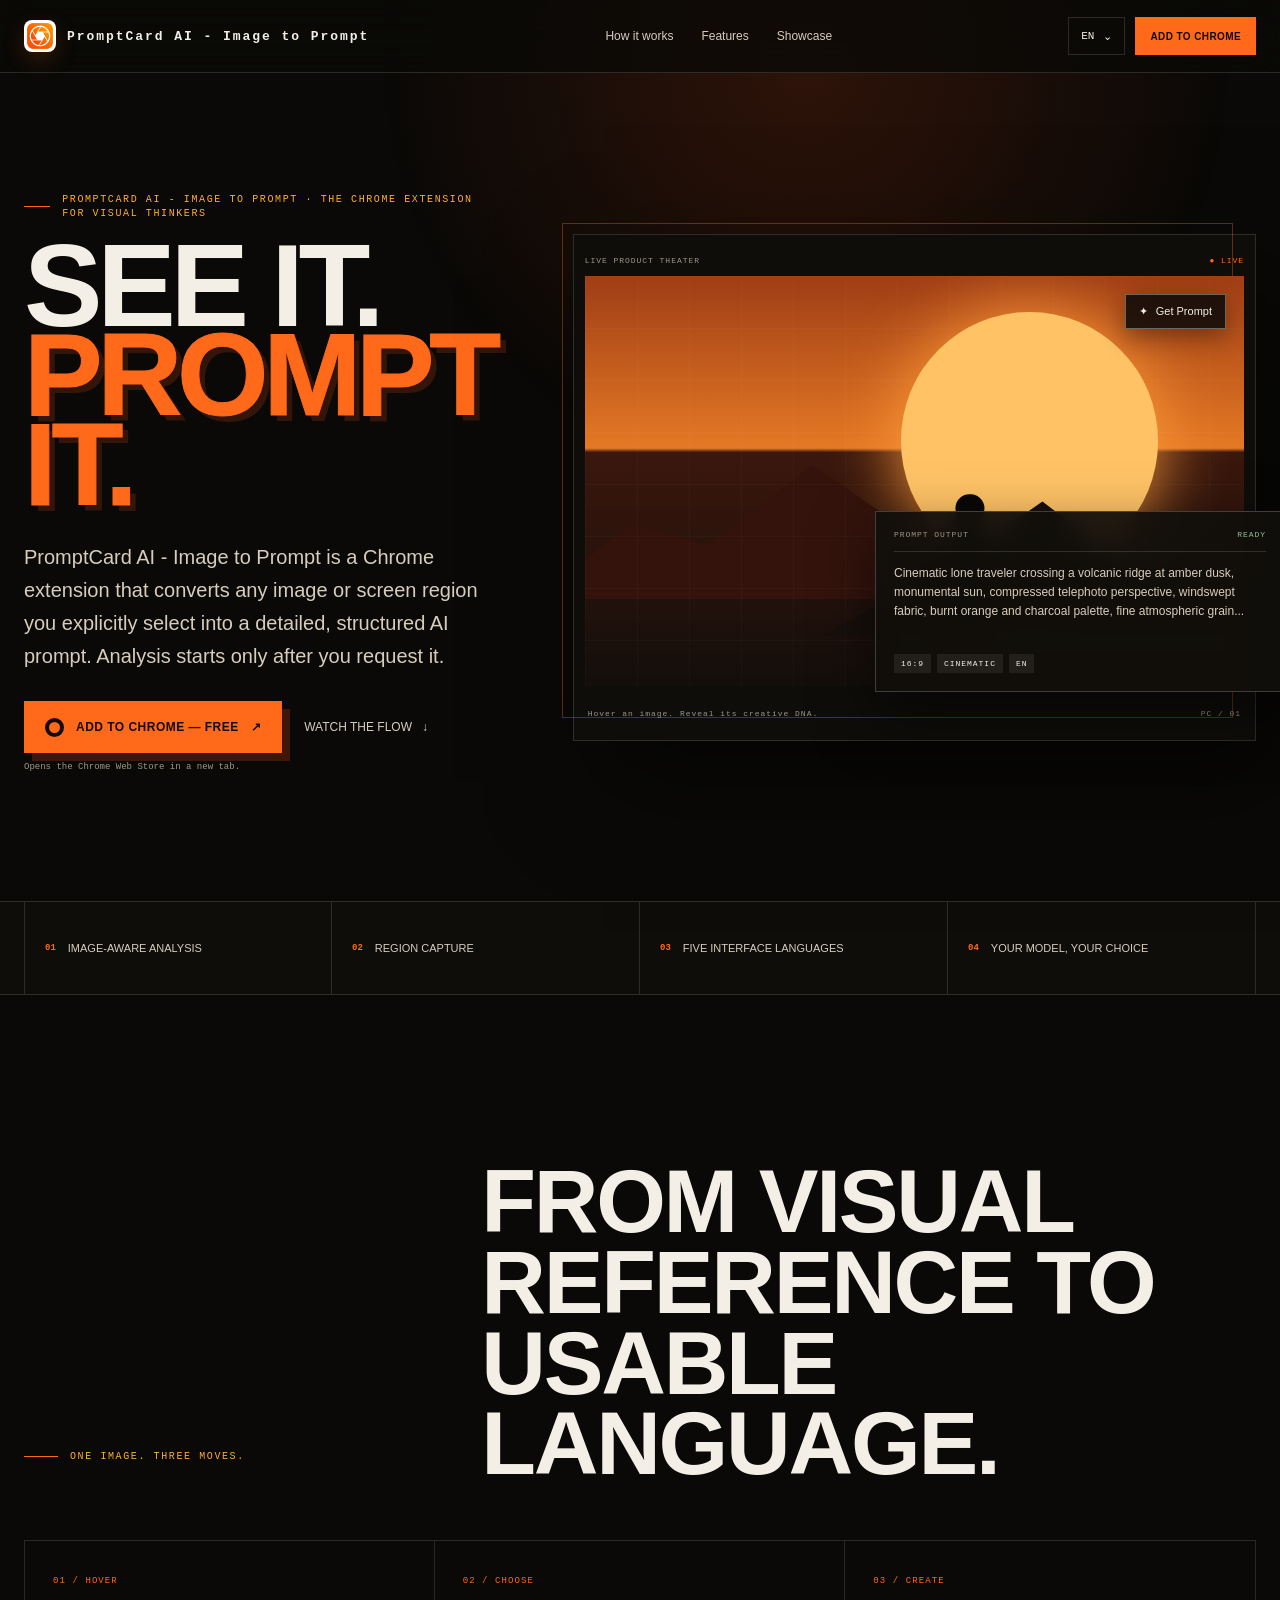
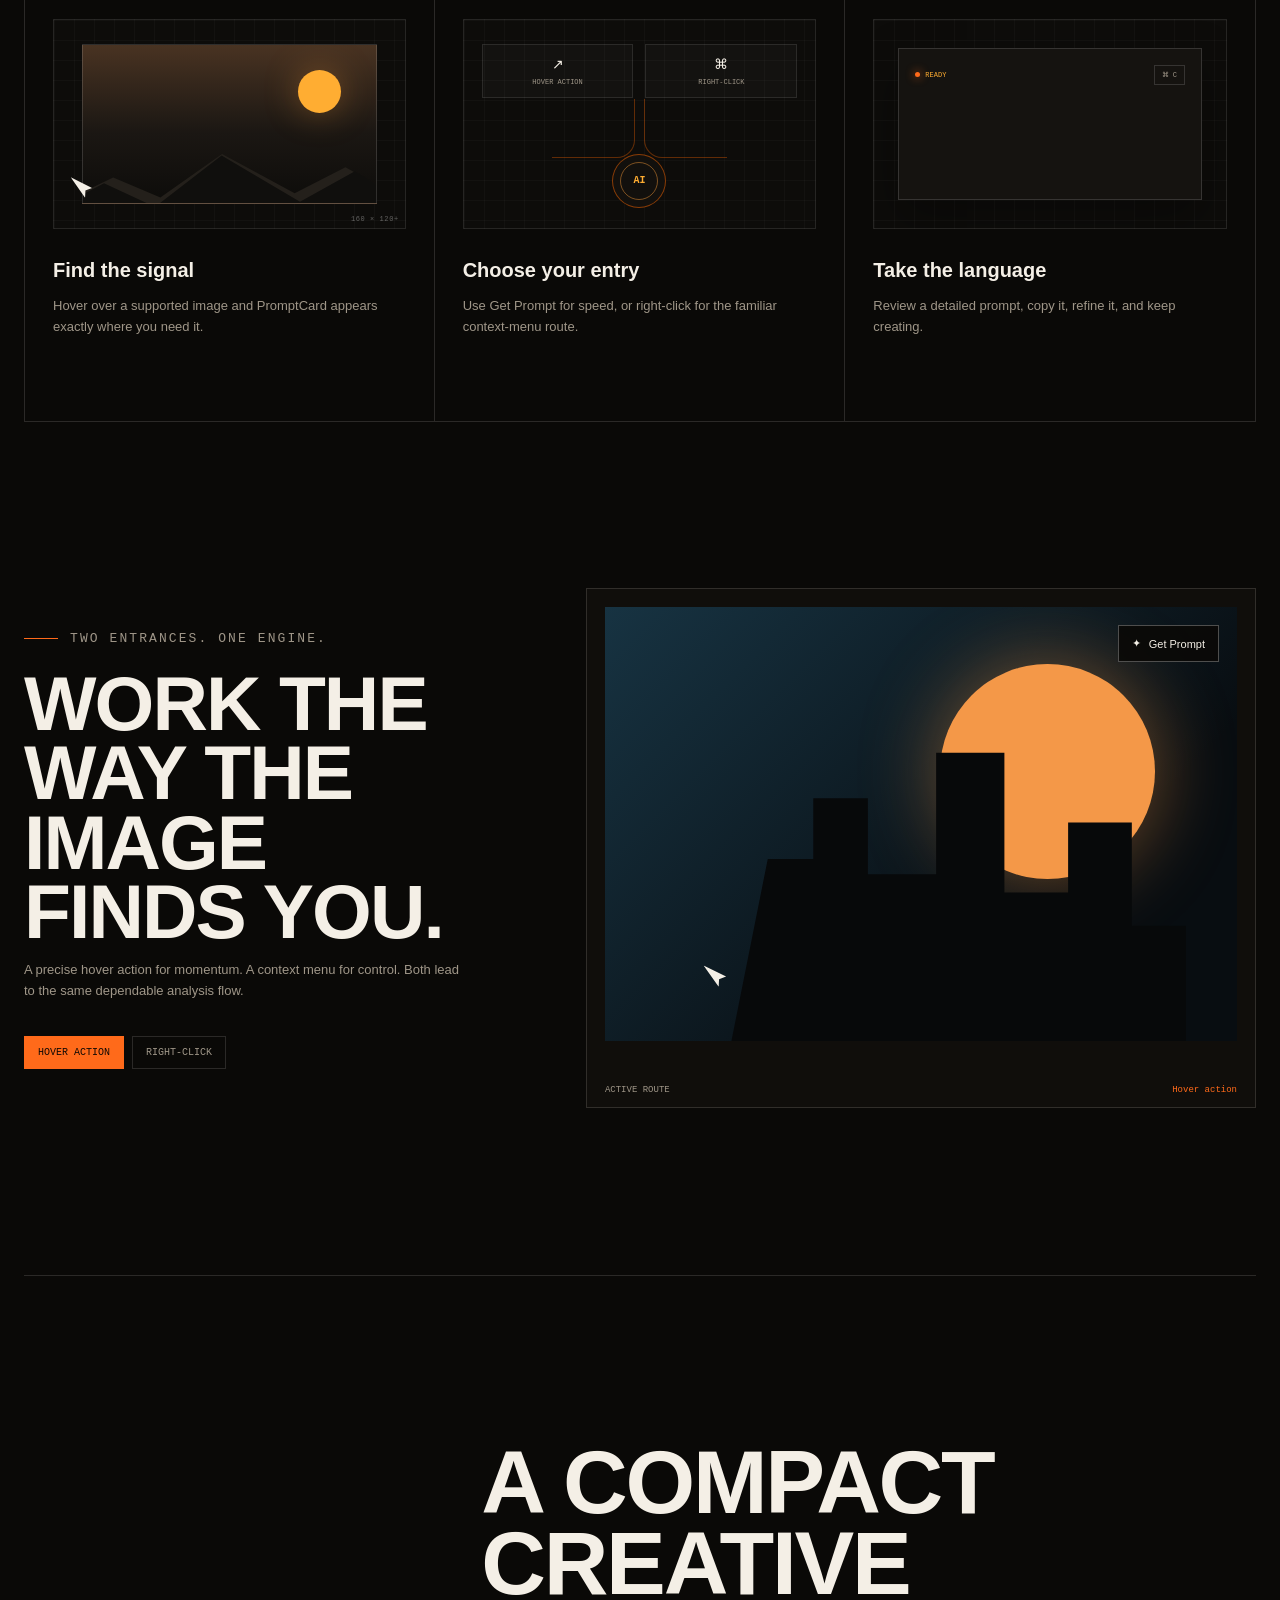
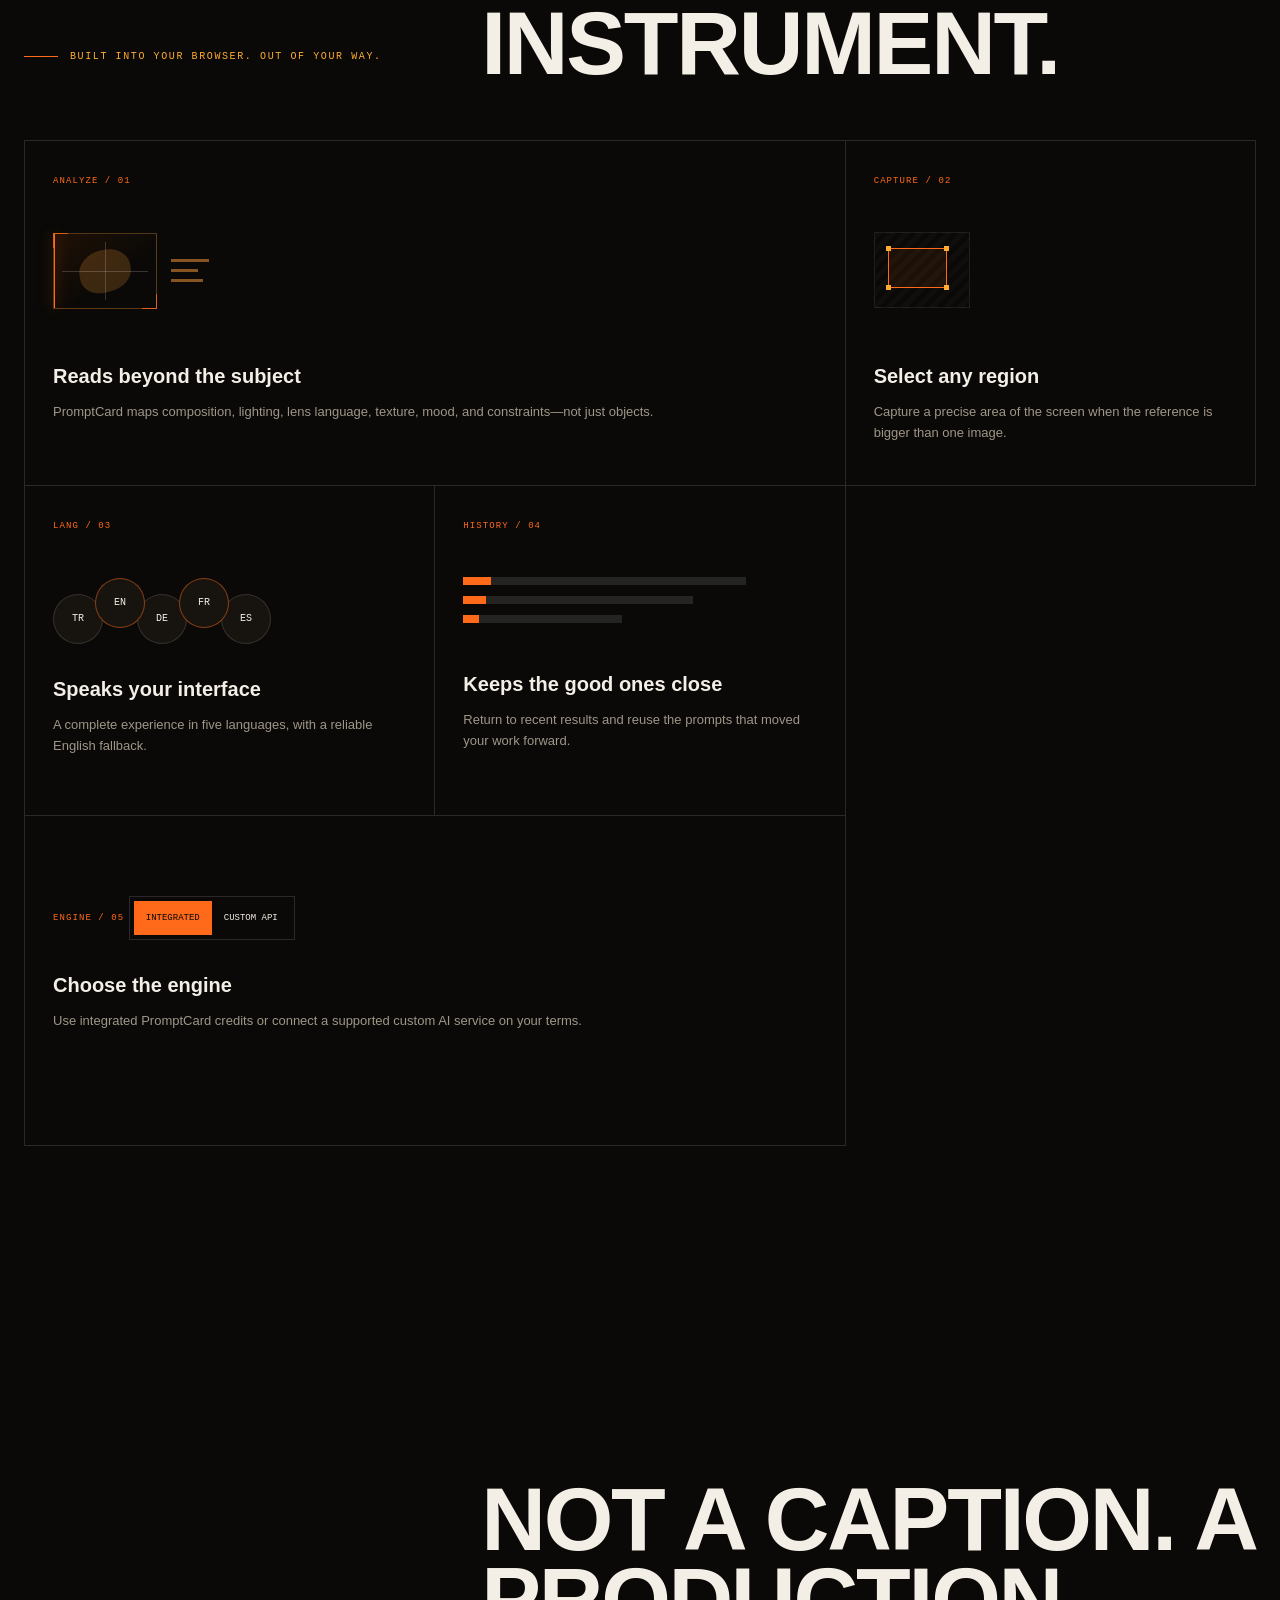
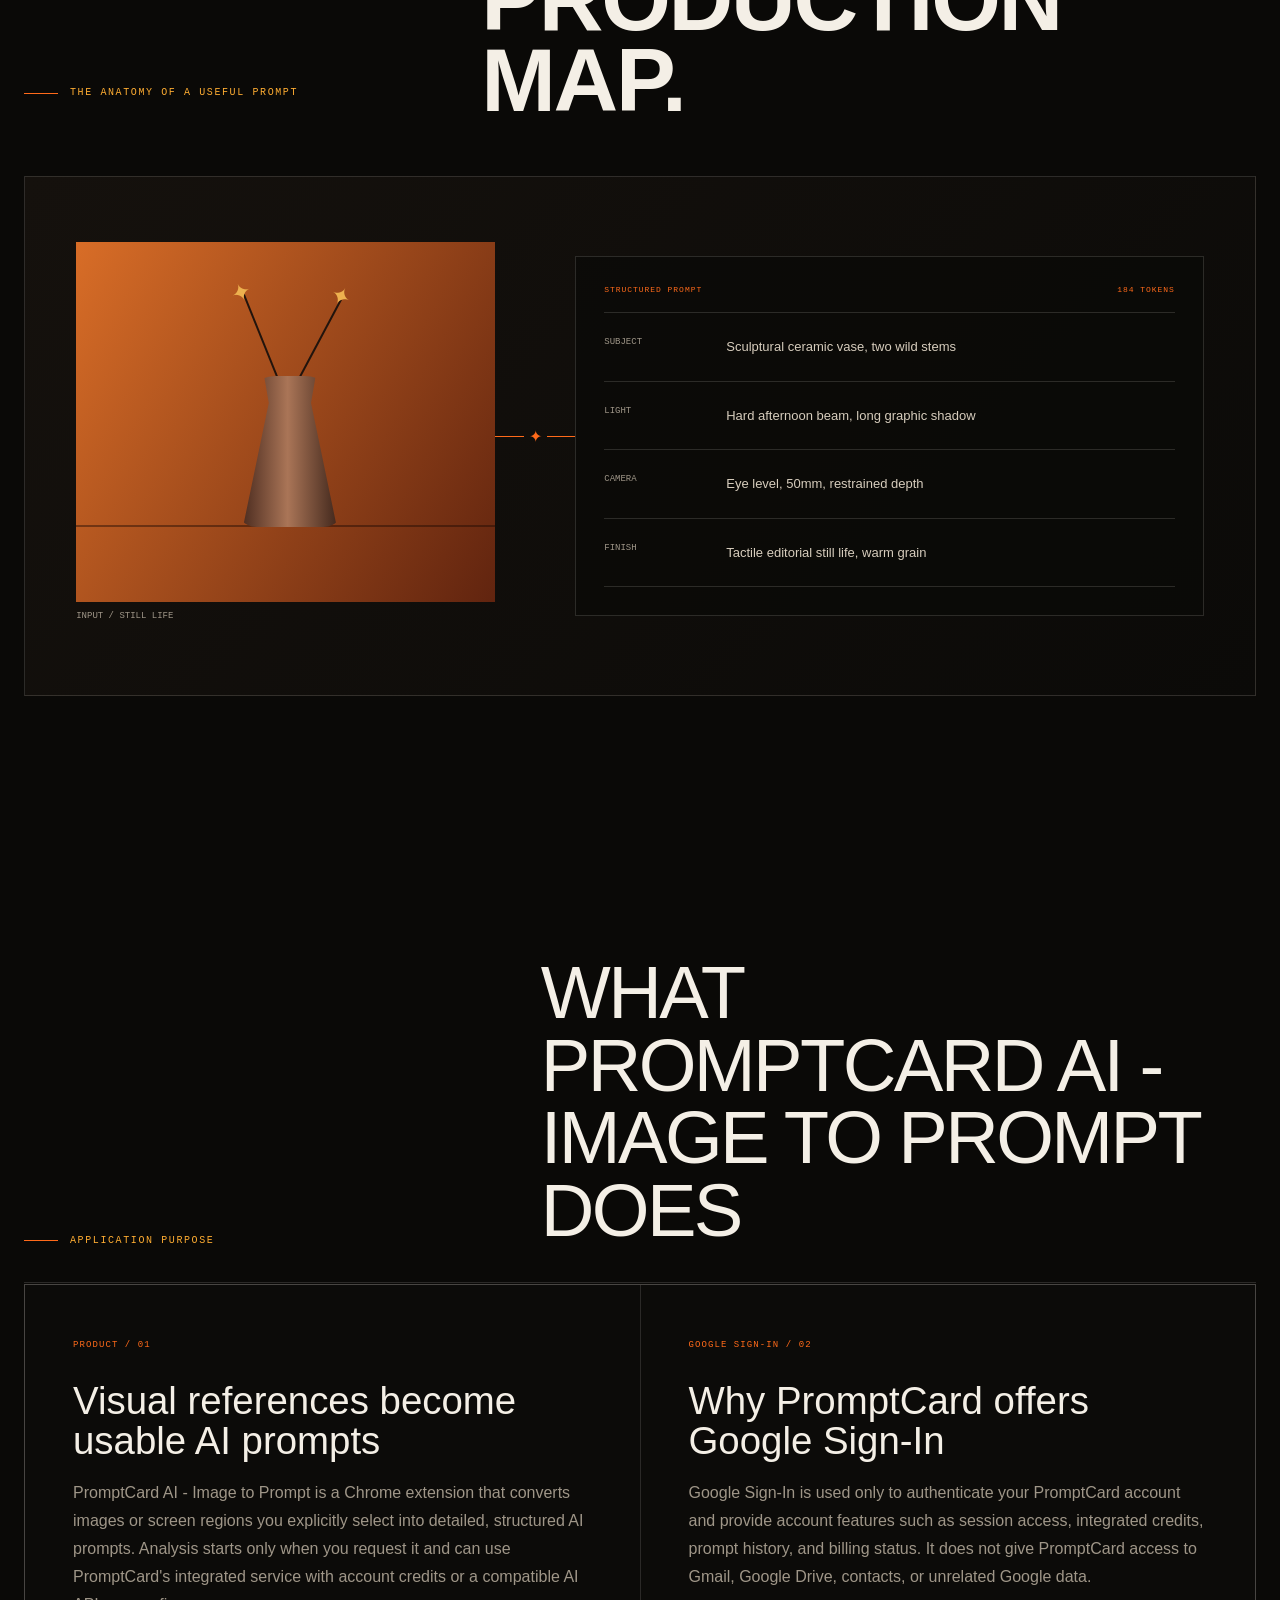
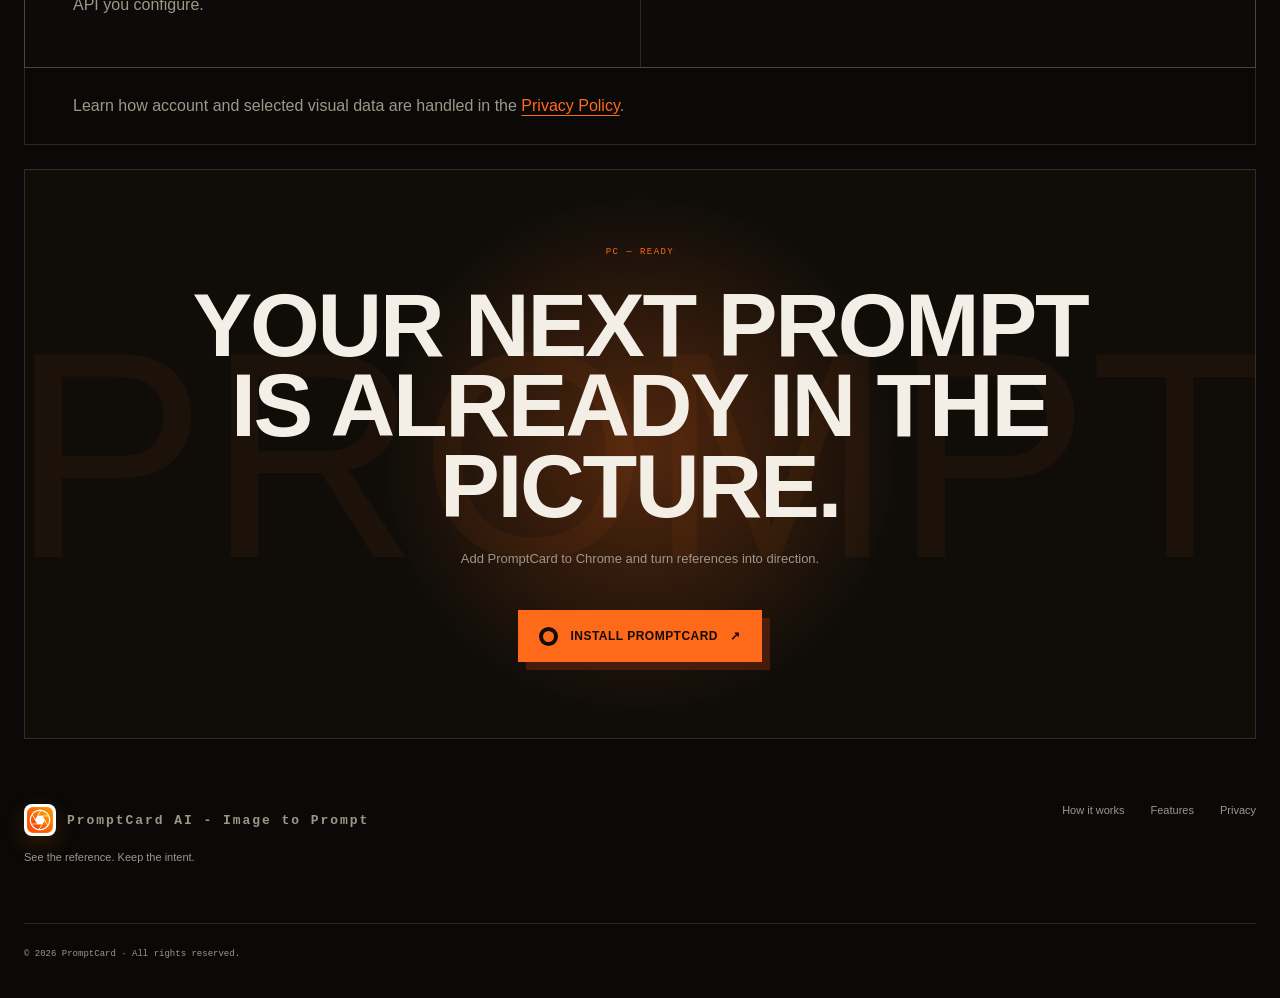
<file: index.html>
<!doctype html>
<html lang="en">

<head>
    <meta charset="UTF-8">
    <meta name="viewport" content="width=device-width, initial-scale=1.0">
    <meta name="theme-color" content="#0a0907">
    <meta name="google-site-verification" content="r7L6UpNneTNcIgOQtS3e7lUWy8NERnRWFvO0lT67C-Q">
    <meta name="description"
        content="PromptCard AI - Image to Prompt is a Chrome extension that converts user-selected images and screen regions into detailed, structured AI prompts after an explicit user action.">
    <meta name="application-name" content="PromptCard AI - Image to Prompt">
    <meta property="og:site_name" content="PromptCard AI - Image to Prompt">
    <meta property="og:title" content="PromptCard AI - Image to Prompt">
    <meta property="og:description"
        content="Chrome extension that converts images and screen regions you select into detailed, structured AI prompts.">
    <meta property="og:url" content="https://promptcard.hopto.org/">
    <link rel="canonical" href="https://promptcard.hopto.org/">
    <title>PromptCard AI - Image to Prompt | Chrome Extension</title>
    <link rel="icon" type="image/png" sizes="16x16" href="icon-16.png?v=20260730.1">
    <link rel="icon" type="image/png" sizes="48x48" href="icon-48.png?v=20260730.1">
    <link rel="apple-touch-icon" sizes="128x128" href="icon-128.png?v=20260730.1">
    <link rel="stylesheet" href="landing.css?v=20260803.1">
</head>

<body>
    <a class="skip-link" href="#main" data-i18n="skip">Skip to content</a>
    <div class="page-glow" aria-hidden="true"></div>

    <header class="site-header" id="top">
        <nav class="nav-wrap" aria-label="Primary" data-i18n-aria-label="navAria">
            <a class="brand" href="#top" aria-label="PromptCard AI - Image to Prompt home">
                <img class="brand-icon" src="icon-128.png" alt="" width="32" height="32">
                <span>PromptCard AI - Image to Prompt</span>
            </a>
            <div class="nav-links">
                <a href="#how" data-i18n="navHow">How it works</a>
                <a href="#features" data-i18n="navFeatures">Features</a>
                <a href="#showcase" data-i18n="navShowcase">Showcase</a>
            </div>
            <div class="nav-actions">
                <div class="language-picker">
                    <button class="language-toggle" id="languageToggle" type="button" aria-expanded="false"
                        aria-controls="languageMenu">
                        <span id="languageCurrent">EN</span><span aria-hidden="true">⌄</span>
                    </button>
                    <div class="language-menu" id="languageMenu" role="menu" hidden>
                        <button type="button" role="menuitem" data-language="tr">TR · Türkçe</button>
                        <button type="button" role="menuitem" data-language="en">EN · English</button>
                        <button type="button" role="menuitem" data-language="de">DE · Deutsch</button>
                        <button type="button" role="menuitem" data-language="fr">FR · Français</button>
                        <button type="button" role="menuitem" data-language="es">ES · Español</button>
                    </div>
                </div>
                <a class="button button--small store-link" href="#" target="_blank" rel="noopener noreferrer"
                    data-i18n="install">Add to Chrome</a>
            </div>
        </nav>
    </header>

    <main id="main">
        <section class="hero section-shell" aria-labelledby="hero-title">
            <div class="hero-copy reveal">
                <p class="kicker"><span></span><span data-i18n="heroKicker">PromptCard AI - Image to Prompt · The
                        Chrome extension for visual thinkers</span></p>
                <h1 id="hero-title"><span class="sr-only">PromptCard AI - Image to Prompt — </span><span
                        data-i18n="heroLine1">See it.</span><br><em data-i18n="heroLine2">Prompt it.</em></h1>
                <p class="hero-lede" data-i18n="heroLede">PromptCard AI - Image to Prompt is a Chrome extension that
                    converts any image or screen region you explicitly select into a detailed, structured AI prompt.
                    Analysis starts only after you request it.</p>
                <div class="hero-actions">
                    <a class="button button--primary store-link" href="#" target="_blank" rel="noopener noreferrer">
                        <span class="chrome-glyph" aria-hidden="true"></span><span data-i18n="installFree">Add to Chrome
                            — free</span><span aria-hidden="true">↗</span>
                    </a>
                    <a class="text-link" href="#how"><span data-i18n="watchFlow">Watch the flow</span><span
                            aria-hidden="true">↓</span></a>
                </div>
                <p class="microcopy" data-i18n="storeNote">Opens the Chrome Web Store in a new tab.</p>
            </div>

            <div class="theater reveal" aria-label="PromptCard product demonstration" data-i18n-aria-label="demoAria">
                <div class="theater-top"><span>LIVE PRODUCT THEATER</span><span class="live-dot">● <span
                            data-i18n="live">LIVE</span></span></div>
                <div class="scene" id="heroScene">
                    <div class="scene-art" aria-hidden="true">
                        <div class="sun-disc"></div>
                        <div class="mountain mountain--one"></div>
                        <div class="mountain mountain--two"></div>
                        <div class="traveler"><span></span></div>
                        <div class="scene-grid"></div>
                    </div>
                    <button class="hover-prompt" id="heroAnalyze" type="button"><span aria-hidden="true">✦</span><span
                            data-i18n="getPrompt">Get Prompt</span></button>
                    <div class="scan-line" aria-hidden="true"></div>
                </div>
                <div class="result-card" id="heroResult">
                    <div class="result-head"><span>PROMPT OUTPUT</span><span class="status"
                            data-i18n="ready">READY</span></div>
                    <p id="typedPrompt" data-i18n="samplePrompt">Cinematic lone traveler crossing a volcanic ridge at
                        amber dusk, monumental sun, compressed telephoto perspective, windswept fabric, burnt orange and
                        charcoal palette, fine atmospheric grain...</p>
                    <div class="result-meta"><span>16:9</span><span>CINEMATIC</span><span>EN</span></div>
                </div>
                <p class="theater-caption"><span data-i18n="theaterCaption">Hover an image. Reveal its creative
                        DNA.</span><span>PC / 01</span></p>
            </div>
        </section>

        <section class="trust-strip" aria-label="Capabilities" data-i18n-aria-label="capabilitiesAria">
            <div class="trust-track">
                <span><b>01</b><span data-i18n="trustOne">Image-aware analysis</span></span>
                <span><b>02</b><span data-i18n="trustTwo">Region capture</span></span>
                <span><b>03</b><span data-i18n="trustThree">Five interface languages</span></span>
                <span><b>04</b><span data-i18n="trustFour">Your model, your choice</span></span>
            </div>
        </section>

        <section class="workflow section-shell" id="how" aria-labelledby="workflow-title">
            <div class="section-heading reveal">
                <p class="kicker"><span></span><span data-i18n="flowKicker">One image. Three moves.</span></p>
                <h2 id="workflow-title" data-i18n="flowTitle">From visual reference to usable language.</h2>
            </div>
            <ol class="steps">
                <li class="step-card step-card--hover reveal" tabindex="0"><span class="step-number">01 / HOVER</span>
                    <div class="step-scene step-scene--hover" aria-hidden="true">
                        <div class="mini-image">
                            <span class="mini-sun"></span>
                            <span class="mini-ridge mini-ridge--back"></span>
                            <span class="mini-ridge mini-ridge--front"></span>
                            <span class="hover-target"></span>
                            <span class="hover-pill"><i></i><span data-i18n="getPrompt">Get Prompt</span></span>
                        </div>
                        <span class="scene-cursor"><i></i></span>
                        <span class="scene-note">160 × 120+</span>
                    </div>
                    <h3 data-i18n="stepOneTitle">Find the signal</h3>
                    <p data-i18n="stepOneText">Hover over a supported image and PromptCard appears exactly where you
                        need it.</p>
                </li>
                <li class="step-card step-card--choose reveal" tabindex="0"><span class="step-number">02 / CHOOSE</span>
                    <div class="step-scene step-scene--choose" aria-hidden="true">
                        <div class="route-choice route-choice--hover"><span class="route-choice__icon">↗</span><span
                                data-i18n="hoverRoute">Hover action</span></div>
                        <div class="route-choice route-choice--context"><span class="route-choice__icon">⌘</span><span
                                data-i18n="contextRoute">Right-click</span></div>
                        <span class="route-path route-path--left"></span>
                        <span class="route-path route-path--right"></span>
                        <div class="route-engine"><span class="engine-pulse"></span><b>AI</b></div>
                    </div>
                    <h3 data-i18n="stepTwoTitle">Choose your entry</h3>
                    <p data-i18n="stepTwoText">Use Get Prompt for speed, or right-click for the familiar context-menu
                        route.</p>
                </li>
                <li class="step-card step-card--create reveal" tabindex="0"><span class="step-number">03 / CREATE</span>
                    <div class="step-scene step-scene--create" aria-hidden="true">
                        <div class="prompt-mini-card">
                            <div class="prompt-mini-head"><span class="prompt-mini-status"><i></i><span
                                        data-i18n="ready">READY</span></span><span class="prompt-mini-copy">⌘ C</span>
                            </div>
                            <span class="prompt-line prompt-line--one"></span>
                            <span class="prompt-line prompt-line--two"></span>
                            <span class="prompt-line prompt-line--three"></span>
                            <span class="prompt-line prompt-line--four"></span>
                            <span class="prompt-scan"></span>
                            <span class="copy-success">✓</span>
                        </div>
                    </div>
                    <h3 data-i18n="stepThreeTitle">Take the language</h3>
                    <p data-i18n="stepThreeText">Review a detailed prompt, copy it, refine it, and keep creating.</p>
                </li>
            </ol>
        </section>

        <section class="entry-section section-shell" aria-labelledby="entry-title">
            <div class="entry-copy reveal">
                <p class="kicker"><span></span><span data-i18n="entryKicker">Two entrances. One engine.</span></p>
                <h2 id="entry-title" data-i18n="entryTitle">Work the way the image finds you.</h2>
                <p data-i18n="entryText">A precise hover action for momentum. A context menu for control. Both lead to
                    the same dependable analysis flow.</p>
                <div class="route-tabs" role="tablist" aria-label="Analysis route" data-i18n-aria-label="routeAria">
                    <button class="route-tab is-active" type="button" role="tab" aria-selected="true" data-route="hover"
                        data-i18n="hoverRoute">Hover action</button>
                    <button class="route-tab" type="button" role="tab" aria-selected="false" data-route="context"
                        data-i18n="contextRoute">Right-click</button>
                </div>
            </div>
            <div class="route-stage reveal" id="routeStage" data-route="hover">
                <div class="route-image" aria-hidden="true"><span class="route-moon"></span><span
                        class="route-building"></span><span class="route-scan"></span></div>
                <span class="route-click-ripple" aria-hidden="true"></span>
                <span class="route-cursor" aria-hidden="true"></span>
                <div class="route-ui route-ui--hover"><span>✦</span><span data-i18n="getPrompt">Get Prompt</span></div>
                <div class="route-ui route-ui--context">
                    <span class="context-placeholder" aria-hidden="true"></span>
                    <span class="context-placeholder context-placeholder--short" aria-hidden="true"></span>
                    <span class="context-divider" aria-hidden="true"></span>
                    <span class="context-promptcard"><img src="icon-16.png" alt="" width="16" height="16"><span
                            data-i18n="contextMenuItem">Generate prompt with PromptCard</span></span>
                </div>
                <span class="route-analysis" aria-hidden="true"><i></i><i></i><i></i></span>
                <p><span data-i18n="activeRoute">ACTIVE ROUTE</span><strong id="routeLabel" data-i18n="hoverRoute">Hover
                        action</strong></p>
            </div>
        </section>

        <section class="features section-shell" id="features" aria-labelledby="features-title">
            <div class="section-heading reveal">
                <p class="kicker"><span></span><span data-i18n="featuresKicker">Built into your browser. Out of your
                        way.</span></p>
                <h2 id="features-title" data-i18n="featuresTitle">A compact creative instrument.</h2>
            </div>
            <div class="feature-grid">
                <article class="feature feature--wide reveal" tabindex="0"><span class="feature-code">ANALYZE /
                        01</span>
                    <div class="feature-mark feature-mark--analyze" aria-hidden="true"><span class="analysis-frame"><i
                                class="analysis-object"></i><i class="analysis-axis analysis-axis--x"></i><i
                                class="analysis-axis analysis-axis--y"></i><i class="analysis-beam"></i></span><span
                            class="analysis-data"><i></i><i></i><i></i></span></div>
                    <h3 data-i18n="featureOneTitle">Reads beyond the subject</h3>
                    <p data-i18n="featureOneText">PromptCard maps composition, lighting, lens language, texture, mood,
                        and constraints—not just objects.</p>
                </article>
                <article class="feature reveal" tabindex="0"><span class="feature-code">CAPTURE / 02</span>
                    <div class="feature-mark feature-mark--capture" aria-hidden="true"><span class="capture-field"><i
                                class="capture-selection"></i><i class="capture-handle capture-handle--one"></i><i
                                class="capture-handle capture-handle--two"></i><i
                                class="capture-handle capture-handle--three"></i><i
                                class="capture-handle capture-handle--four"></i></span></div>
                    <h3 data-i18n="featureTwoTitle">Select any region</h3>
                    <p data-i18n="featureTwoText">Capture a precise area of the screen when the reference is bigger than
                        one image.</p>
                </article>
                <article class="feature reveal" tabindex="0"><span class="feature-code">LANG / 03</span>
                    <div class="language-stack" aria-hidden="true">
                        <span>TR</span><span>EN</span><span>DE</span><span>FR</span><span>ES</span>
                    </div>
                    <h3 data-i18n="featureThreeTitle">Speaks your interface</h3>
                    <p data-i18n="featureThreeText">A complete experience in five languages, with a reliable English
                        fallback.</p>
                </article>
                <article class="feature reveal" tabindex="0"><span class="feature-code">HISTORY / 04</span>
                    <div class="history-lines" aria-hidden="true"><i></i><i></i><i></i></div>
                    <h3 data-i18n="featureFourTitle">Keeps the good ones close</h3>
                    <p data-i18n="featureFourText">Return to recent results and reuse the prompts that moved your work
                        forward.</p>
                </article>
                <article class="feature feature--wide reveal" tabindex="0"><span class="feature-code">ENGINE / 05</span>
                    <div class="engine-switch" aria-hidden="true"><span class="is-on">INTEGRATED</span><span>CUSTOM
                            API</span></div>
                    <h3 data-i18n="featureFiveTitle">Choose the engine</h3>
                    <p data-i18n="featureFiveText">Use integrated PromptCard credits or connect a supported custom AI
                        service on your terms.</p>
                </article>
            </div>
        </section>

        <section class="showcase section-shell" id="showcase" aria-labelledby="showcase-title">
            <div class="section-heading reveal">
                <p class="kicker"><span></span><span data-i18n="showKicker">The anatomy of a useful prompt</span></p>
                <h2 id="showcase-title" data-i18n="showTitle">Not a caption. A production map.</h2>
            </div>
            <div class="showcase-stage reveal">
                <div class="show-input">
                    <div class="still-life" aria-hidden="true"><span class="vase"></span><span
                            class="flower flower--one"></span><span class="flower flower--two"></span><span
                            class="table-line"></span></div>
                    <p>INPUT / STILL LIFE</p>
                </div>
                <div class="signal-line" aria-hidden="true"><span>✦</span></div>
                <div class="prompt-output">
                    <div class="output-title"><span data-i18n="structuredPrompt">STRUCTURED PROMPT</span><span>184
                            TOKENS</span></div>
                    <dl>
                        <div>
                            <dt data-i18n="subject">SUBJECT</dt>
                            <dd data-i18n="subjectValue">Sculptural ceramic vase, two wild stems</dd>
                        </div>
                        <div>
                            <dt data-i18n="light">LIGHT</dt>
                            <dd data-i18n="lightValue">Hard afternoon beam, long graphic shadow</dd>
                        </div>
                        <div>
                            <dt data-i18n="camera">CAMERA</dt>
                            <dd data-i18n="cameraValue">Eye level, 50mm, restrained depth</dd>
                        </div>
                        <div>
                            <dt data-i18n="finish">FINISH</dt>
                            <dd data-i18n="finishValue">Tactile editorial still life, warm grain</dd>
                        </div>
                    </dl>
                </div>
            </div>
        </section>

        <section class="app-disclosure section-shell reveal" id="about" aria-labelledby="about-title">
            <div class="disclosure-heading">
                <p class="kicker"><span></span><span data-i18n="aboutKicker">APPLICATION PURPOSE</span></p>
                <h2 id="about-title" data-i18n="aboutTitle">What PromptCard AI - Image to Prompt does</h2>
            </div>
            <div class="disclosure-grid">
                <article class="disclosure-card">
                    <span class="feature-code">PRODUCT / 01</span>
                    <h3 data-i18n="aboutProductTitle">Visual references become usable AI prompts</h3>
                    <p data-i18n="aboutProductText">PromptCard AI - Image to Prompt is a Chrome extension that converts
                        images or screen regions you explicitly select into detailed, structured AI prompts. Analysis
                        starts only when you request it and can use PromptCard's integrated service with account credits
                        or a compatible AI API you configure.</p>
                </article>
                <article class="disclosure-card">
                    <span class="feature-code">GOOGLE SIGN-IN / 02</span>
                    <h3 data-i18n="aboutGoogleTitle">Why PromptCard offers Google Sign-In</h3>
                    <p data-i18n="aboutGoogleText">Google Sign-In is used only to authenticate your PromptCard account
                        and provide account features such as session access, integrated credits, prompt history, and
                        billing status. It does not give PromptCard access to Gmail, Google Drive, contacts, or
                        unrelated
                        Google data.</p>
                </article>
            </div>
            <p class="disclosure-policy"><span data-i18n="aboutPolicyLead">Learn how account and selected visual data
                    are handled in the</span> <a href="privacy.html" data-i18n="privacyPolicy">Privacy Policy</a>.</p>
        </section>

        <section class="final-cta section-shell reveal" aria-labelledby="final-title">
            <span class="final-index" aria-hidden="true">PC — READY</span>
            <h2 id="final-title" data-i18n="finalTitle">Your next prompt is already in the picture.</h2>
            <p data-i18n="finalText">Add PromptCard to Chrome and turn references into direction.</p>
            <a class="button button--primary store-link" href="#" target="_blank" rel="noopener noreferrer"><span
                    class="chrome-glyph" aria-hidden="true"></span><span data-i18n="installNow">Install
                    PromptCard</span><span aria-hidden="true">↗</span></a>
        </section>
    </main>

    <footer class="site-footer">
        <div><a class="brand" href="#top" aria-label="PromptCard AI - Image to Prompt home"><img class="brand-icon"
                    src="icon-128.png" alt="" width="32" height="32"><span>PromptCard AI - Image to Prompt</span></a>
            <p data-i18n="footerTagline">See the reference. Keep the intent.</p>
        </div>
        <div class="footer-links"><a href="#how" data-i18n="navHow">How it works</a><a href="#features"
                data-i18n="navFeatures">Features</a><a href="Privacy.html" data-i18n="privacy">Privacy</a></div>
        <p>© <span id="currentYear"></span> PromptCard · <span data-i18n="footerRights">All rights reserved.</span></p>
    </footer>

    <div class="copy-toast" id="copyToast" role="status" aria-live="polite"></div>
    <script src="landing.js?v=20260803.1"></script>
</body>

</html>
</file>
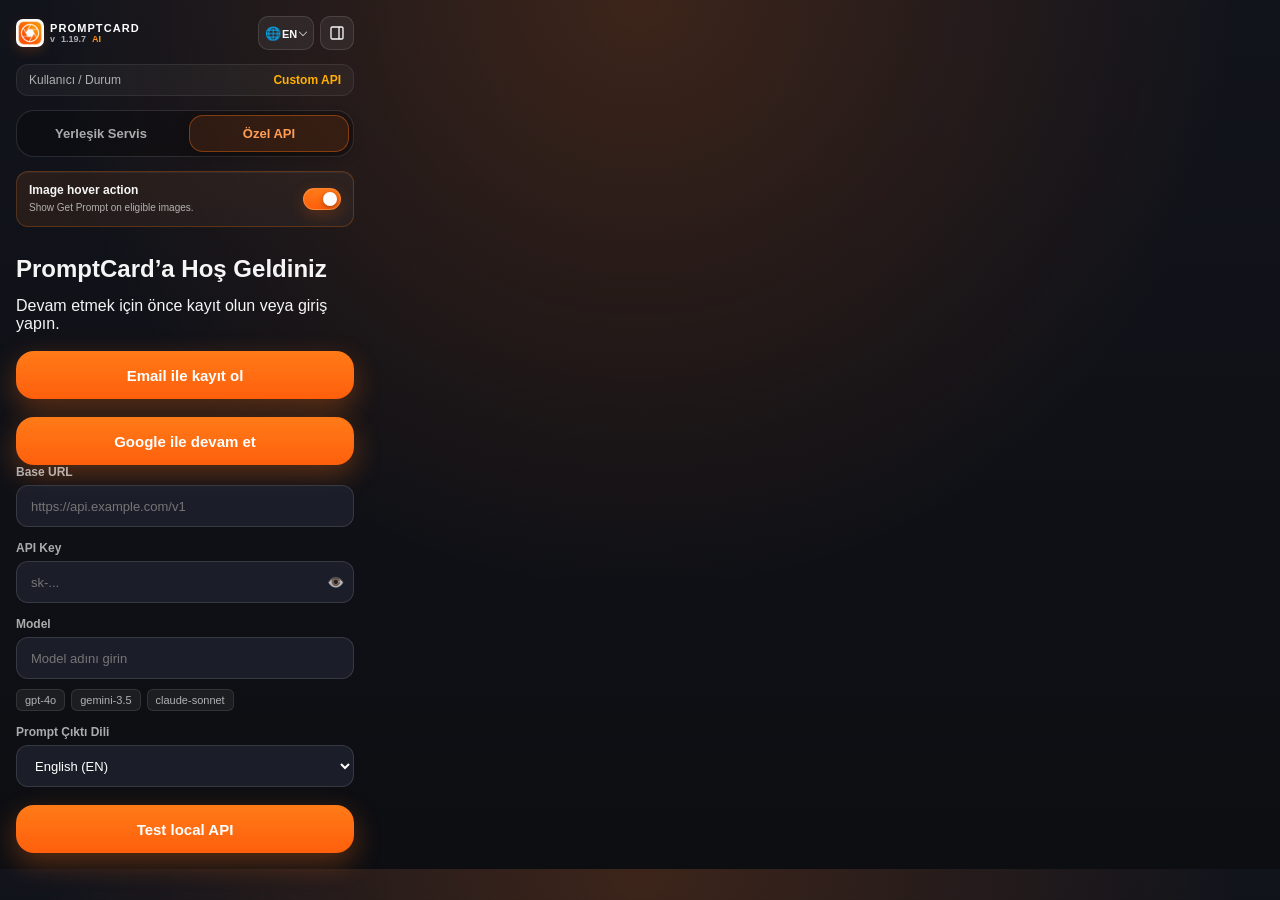
<file: popup.html>
<!DOCTYPE html>
<html lang="en">

<head>
  <meta charset="UTF-8">
  <meta name="viewport" content="width=device-width, initial-scale=1.0">
  <title>PromptCard AI</title>
  <link rel="stylesheet" href="popup.css">
</head>

<body>
  <div class="app-container">
    <!-- Header -->
    <header class="header">
      <div class="brand">
        <div class="brand-logo">
          <img src="icon-128.png" alt="" width="28" height="28">
        </div>
        <div class="brand-info">
          <span class="brand-title">PROMPTCARD</span>
          <span class="brand-version">v<span id="appVersion">1.19.7</span> <span class="badge-omni">AI</span></span>
        </div>
      </div>
      <div class="header-actions">
        <label class="ui-language-control" for="uiLanguage" title="Application language">
          <span aria-hidden="true">🌐</span>
          <select id="uiLanguage" aria-label="Application language">
            <option value="tr">TR</option>
            <option value="en" selected>EN</option>
            <option value="de">DE</option>
            <option value="fr">FR</option>
            <option value="es">ES</option>
          </select>
        </label>
        <button id="btnSidePanel" class="icon-btn" title="Yan Panelde Aç (OTP girişi için önerilir)"
          data-i18n-title="sidePanelTitle">
          <svg width="16" height="16" viewBox="0 0 24 24" fill="none" stroke="currentColor" stroke-width="2">
            <rect x="3" y="3" width="18" height="18" rx="2" />
            <line x1="15" y1="3" x2="15" y2="21" />
          </svg>
        </button>
        <button id="btnHistory" class="icon-btn hidden" title="Geçmiş Analizler" data-i18n-title="historyTitle">
          <svg width="16" height="16" viewBox="0 0 24 24" fill="none" stroke="currentColor" stroke-width="2">
            <circle cx="12" cy="12" r="10" />
            <polyline points="12 6 12 12 16 14" />
          </svg>
        </button>
      </div>
    </header>

    <!-- Account / Status Bar -->
    <div class="account-bar">
      <span class="signed-in-label" data-i18n="userStatus">Kullanıcı / Durum</span>
      <span id="accountName" class="signed-in-user">Custom API</span>
    </div>

    <!-- Mode Selector Tabs -->
    <div class="mode-tabs">
      <button class="mode-tab" id="tabBuiltIn" data-i18n="builtInService">Yerleşik Servis</button>
      <button class="mode-tab active" id="tabCustomApi" data-i18n="customApi">Özel API</button>
    </div>

    <section class="preference-card" aria-labelledby="hoverPromptLabel">
      <div class="preference-card__copy">
        <span id="hoverPromptLabel" class="preference-card__title" data-i18n="hoverPromptTitle">Image hover
          action</span>
        <span id="hoverPromptDescription" class="preference-card__description" data-i18n="hoverPromptDescription">Show
          Get Prompt on eligible images.</span>
      </div>
      <label class="toggle-switch" for="hoverPromptEnabled">
        <input id="hoverPromptEnabled" type="checkbox" role="switch" aria-labelledby="hoverPromptLabel"
          aria-describedby="hoverPromptDescription" checked>
        <span class="toggle-switch__track" aria-hidden="true"><span class="toggle-switch__thumb"></span></span>
      </label>
    </section>

    <!-- Views Container -->
    <main class="content-view">
      <!-- Welcome / registration gate -->
      <section id="viewWelcome" class="view-panel active">
        <h2 data-i18n="welcomeTitle">PromptCard’a Hoş Geldiniz</h2>
        <p data-i18n="welcomeDescription">Devam etmek için önce kayıt olun veya giriş yapın.</p>
        <button id="btnWelcomeEmail" class="btn-primary" data-i18n="registerEmail">Email ile kayıt ol</button>
        <button id="btnWelcomeGoogle" class="btn-primary" data-i18n="continueGoogle">Google ile devam et</button>
      </section>

      <!-- Built-in account panel -->
      <section id="viewBuiltIn" class="view-panel hidden">
        <div id="authSignedOut">
          <div class="field-group">
            <label for="authEmail" data-i18n="email">Email</label>
            <input type="email" id="authEmail" placeholder="you@example.com" autocomplete="email">
          </div>
          <div class="action-section">
            <button id="btnSendOtp" class="btn-primary" data-i18n="sendOtp">Email OTP Gönder</button>
          </div>
          <div class="field-group hidden" id="otpGroup">
            <label for="authOtp" data-i18n="otpCode">OTP Kodu</label>
            <input type="text" id="authOtp" inputmode="numeric" autocomplete="one-time-code" spellcheck="false">
          </div>
          <div class="action-section hidden" id="otpAction">
            <button id="btnVerifyOtp" class="btn-primary" data-i18n="signIn">Giriş Yap</button>
          </div>
          <div class="action-section">
            <button id="btnGoogleAuth" class="btn-primary" data-i18n="continueGoogle">Google ile devam et</button>
          </div>
        </div>
        <div id="authSignedIn" class="account-card hidden">
          <div class="account-card-header">
            <div class="account-avatar" aria-hidden="true">
              <svg width="19" height="19" viewBox="0 0 24 24" fill="none" stroke="currentColor" stroke-width="2">
                <path d="M20 21a8 8 0 0 0-16 0" />
                <circle cx="12" cy="7" r="4" />
              </svg>
            </div>
            <div class="account-identity">
              <span class="account-eyebrow" data-i18n="activeAccount">Aktif hesap</span>
              <strong id="authUserEmail"></strong>
            </div>
            <span class="account-status-dot" title="Oturum açık" data-i18n-title="sessionOpen"></span>
          </div>

          <div class="credit-card">
            <div class="credit-card-copy">
              <span class="credit-label" data-i18n="freeCredits">Built-in credits</span>
              <span class="credit-description" data-i18n="creditDescription">Each built-in image analysis uses 1
                credit.</span>
            </div>
            <div class="credit-balance" aria-live="polite">
              <strong id="creditCount">-</strong>
              <span data-i18n="creditsUnit">credits</span>
            </div>
            <div class="credit-progress" role="progressbar" aria-label="Remaining built-in credits"
              data-i18n-aria-label="creditProgressLabel" aria-valuemin="0" aria-valuemax="300" aria-valuenow="0">
              <span id="creditProgressBar"></span>
            </div>
            <div id="creditBreakdown" class="credit-breakdown hidden"></div>
            <div class="credit-footer">
              <span id="creditStatusText">Loading credit usage...</span>
              <button id="btnRefreshCredits" class="credit-refresh-btn" type="button" title="Refresh credits"
                data-i18n-title="refreshCreditsTitle">
                <svg width="14" height="14" viewBox="0 0 24 24" fill="none" stroke="currentColor" stroke-width="2">
                  <path d="M20 11a8.1 8.1 0 0 0-15.5-2M4 4v5h5" />
                  <path d="M4 13a8.1 8.1 0 0 0 15.5 2M20 20v-5h-5" />
                </svg>
                <span data-i18n="refresh">Refresh</span>
              </button>
            </div>
          </div>

          <button id="btnShowBilling" class="billing-link" type="button">
            <span class="billing-link__icon" aria-hidden="true">+</span>
            <span class="billing-link__copy"><strong data-i18n="buyMoreCredits">Buy more credits</strong><small
                data-i18n="billingTriggerHint">Choose a one-time pack or monthly plan</small></span>
            <span class="billing-link__arrow" aria-hidden="true">›</span>
          </button>
          <section id="billingPanel" class="billing-panel hidden" aria-live="polite">
            <div class="billing-heading">
              <div><strong data-i18n="billingTitle">Get more built-in credits</strong><span
                  data-i18n="billingSubtitle">Secure checkout by Lemon Squeezy</span></div>
              <span class="test-badge hidden" data-i18n="testMode">TEST MODE</span>
            </div>
            <div class="billing-section-label"><span data-i18n="oneTimePacks">One-time packs</span><small
                data-i18n="creditsNeverExpire">Credits never expire</small></div>
            <div class="billing-grid">
              <article class="billing-offer"><em class="billing-offer__badge-placeholder" aria-hidden="true">&nbsp;</em>
                <div class="billing-offer__top"><span class="billing-offer__amount"><strong>20</strong><small
                      data-i18n="creditPack">credits</small></span><b>$5</b></div><span
                  class="billing-offer__meta">$0.25 / credit</span><button type="button" data-offer="credits_20"
                  data-i18n="buyNow">Buy now</button>
              </article>
              <article class="billing-offer"><em data-i18n="save20">Save 20%</em>
                <div class="billing-offer__top"><span class="billing-offer__amount"><strong>50</strong><small
                      data-i18n="creditPack">credits</small></span><b>$10</b></div><span
                  class="billing-offer__meta">$0.20 / credit</span><button type="button" data-offer="credits_50"
                  data-i18n="buyNow">Buy now</button>
              </article>
              <article class="billing-offer"><em data-i18n="save47">Save 47%</em>
                <div class="billing-offer__top"><span class="billing-offer__amount"><strong>150</strong><small
                      data-i18n="creditPack">credits</small></span><b>$20</b></div><span
                  class="billing-offer__meta">~$0.13 / credit</span><button type="button" data-offer="credits_100"
                  data-i18n="buyNow">Buy now</button>
              </article>
            </div>
            <div class="billing-section-label billing-section-label--monthly"><span data-i18n="monthlyPlan">Monthly
                plan</span><small data-i18n="forFrequentUse">For frequent use</small></div>
            <article class="billing-offer billing-offer--featured">
              <div class="billing-offer__featured-copy"><em data-i18n="bestValue">Best value · Save 75%</em><span
                  class="billing-offer__amount"><strong>800</strong><small data-i18n="monthlyCredits">credits every
                    month</small></span><small data-i18n="monthlyTerms">Resets monthly; unused credits do not roll
                  over.</small></div>
              <div class="billing-offer__featured-action"><b>$49.90<small>/mo</small></b><button type="button"
                  data-offer="monthly_300" data-i18n="subscribe">Subscribe</button></div>
            </article>
            <p id="billingStatus" class="billing-status"></p>
            <div class="billing-actions"><button id="btnCheckPayment" type="button" data-i18n="checkPayment">Refresh
                payment status</button><button id="btnManageSubscription" class="hidden" type="button"
                data-i18n="manageSubscription">Manage subscription</button></div>
          </section>

          <div class="built-in-guide">
            <strong data-i18n="howToUse">Nasıl kullanılır?</strong>
            <span data-i18n="usageGuide">Bir görsele sağ tıklayıp “PromptCard ile Analiz Et” seçeneğine basın.</span>
          </div>
          <button id="btnSignOut" class="account-signout-btn" data-i18n="signOut">Hesaptan çıkış yap</button>
        </div>
        <div id="authStatus" class="status-banner hidden"></div>
      </section>

      <!-- Settings Panel (Default) -->
      <section id="viewSettings" class="view-panel active">

        <div class="field-group">
          <label for="baseUrl">Base URL</label>
          <input type="text" id="baseUrl" placeholder="https://api.example.com/v1" value="">
        </div>

        <div class="field-group">
          <label for="apiKey">API Key</label>
          <div class="input-password-wrapper">
            <input type="password" id="apiKey" placeholder="sk-..." value="">
            <button id="btnToggleKey" class="toggle-pass-btn">👁️</button>
          </div>
        </div>

        <div class="field-group">
          <label for="modelName" data-i18n="model">Model</label>
          <input type="text" id="modelName" placeholder="Model adını girin" data-i18n-placeholder="modelPlaceholder"
            value="">
          <div class="model-presets">
            <span class="preset-chip" data-model="gpt-4o">gpt-4o</span>
            <span class="preset-chip" data-model="agy/gemini-3.5-flash-medium">gemini-3.5</span>
            <span class="preset-chip" data-model="github/claude-sonnet-5">claude-sonnet</span>
          </div>
        </div>

        <div class="field-group">
          <label for="targetLang" data-i18n="promptLanguage">Prompt Çıktı Dili</label>
          <select id="targetLang" class="custom-select">
            <option value="tr">Türkçe (TR)</option>
            <option value="en" selected>English (EN)</option>
            <option value="de">Deutsch (DE)</option>
            <option value="fr">Français (FR)</option>
            <option value="es">Español (ES)</option>
          </select>
        </div>

        <div class="action-section">
          <button id="btnTestApi" class="btn-primary">
            <span id="testBtnText" data-i18n="testApi">Test local API</span>
            <span id="testSpinner" class="spinner hidden"></span>
          </button>
        </div>

        <!-- Status / Error Banner -->
        <div id="statusBanner" class="status-banner hidden"></div>
      </section>

      <!-- History Panel -->
      <section id="viewHistory" class="view-panel hidden">
        <div class="history-header">
          <h3 data-i18n="historyPrompts">Geçmiş Promptlar</h3>
          <button id="btnClearHistory" class="text-btn" data-i18n="clear">Temizle</button>
        </div>
        <div id="historyList" class="history-list">
          <div class="empty-history" data-i18n="emptyHistory">Henüz kaydedilmiş bir prompt kartı yok.</div>
        </div>
      </section>
    </main>

  </div>

  <script src="popup.js"></script>
</body>

</html>
</file>
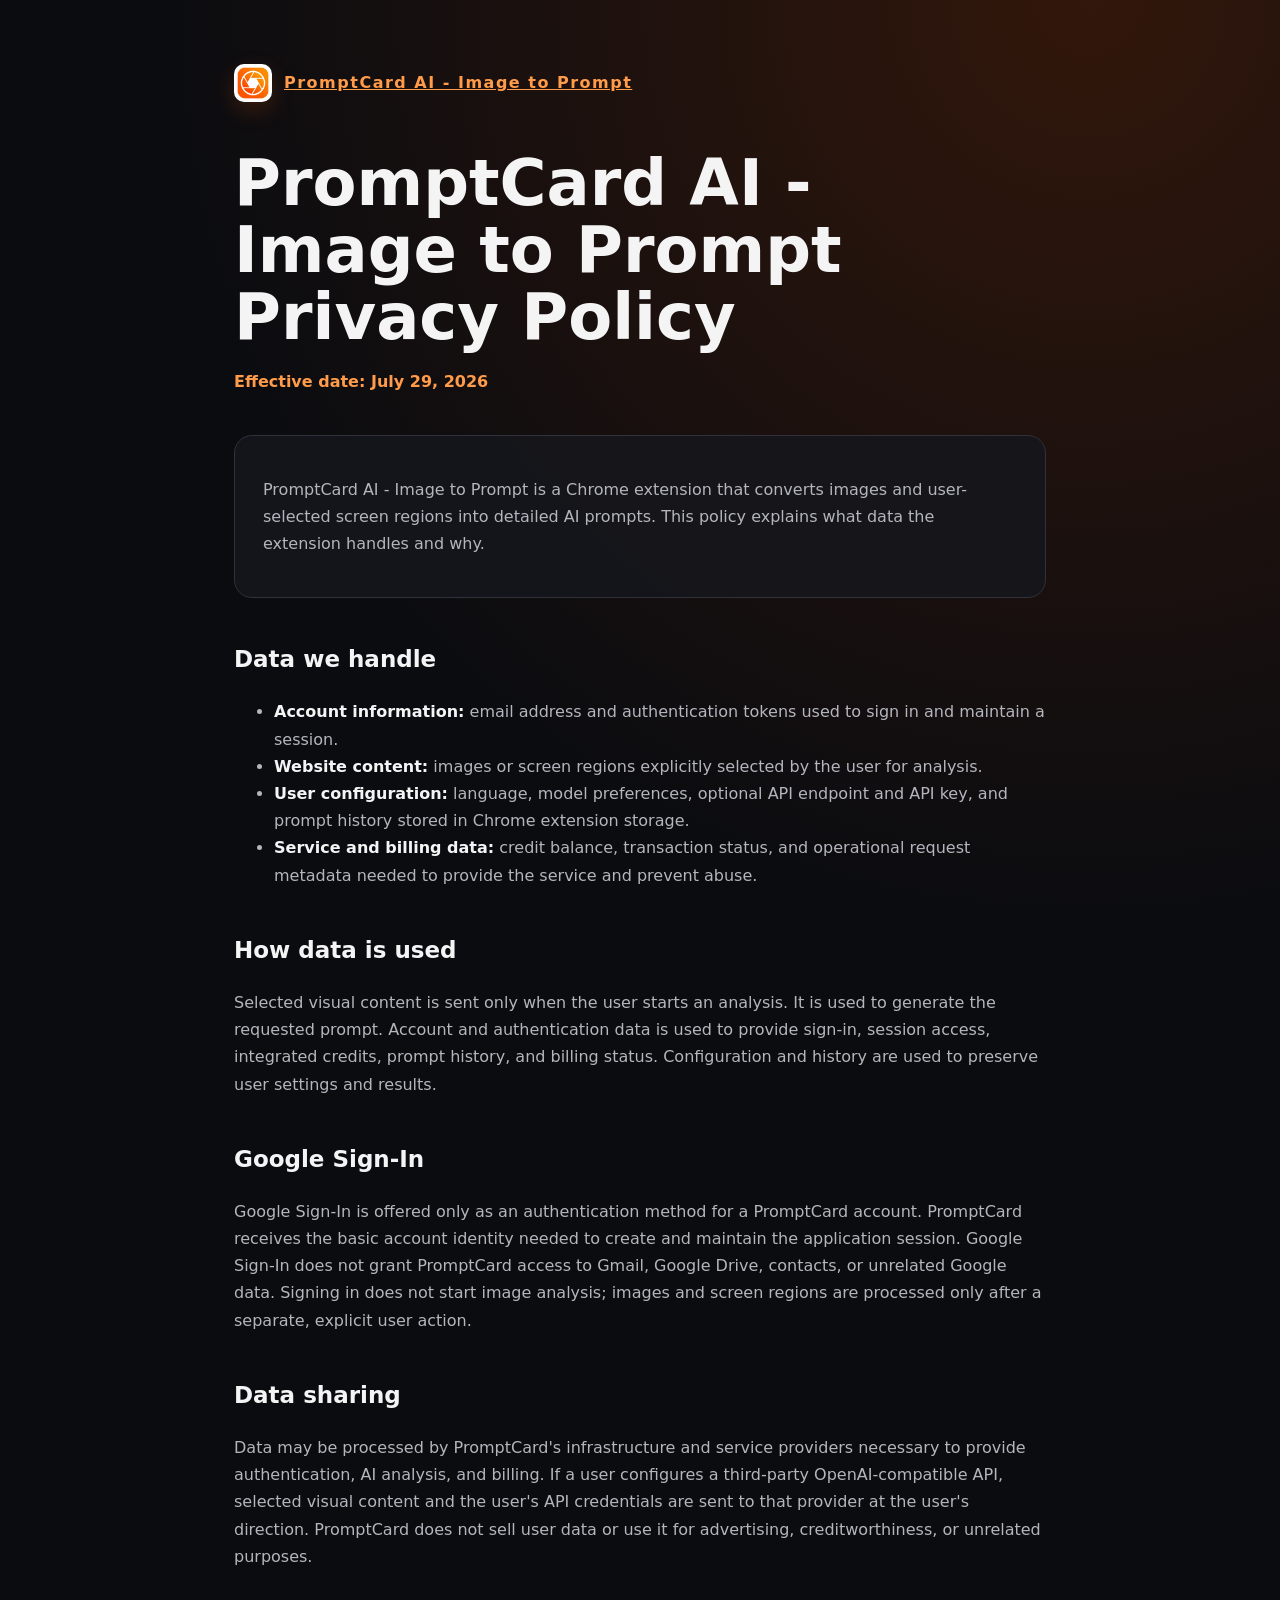
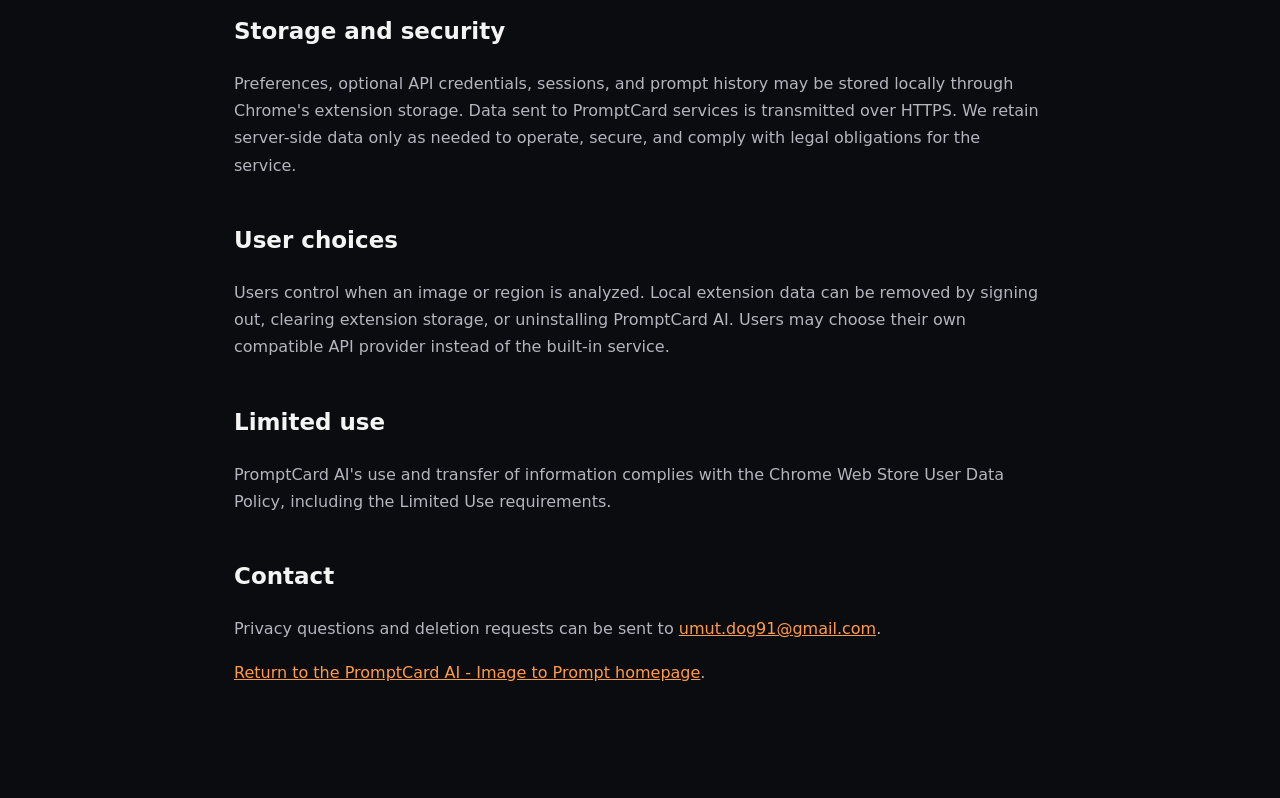
<file: privacy.html>
<!doctype html>
<html lang="en">

<head>
    <meta charset="utf-8">
    <meta name="viewport" content="width=device-width,initial-scale=1">
    <meta name="description"
        content="Privacy Policy for PromptCard AI - Image to Prompt, including Google Sign-In and user-selected visual content handling.">
    <title>PromptCard AI - Image to Prompt Privacy Policy</title>
    <style>
        :root {
            color-scheme: dark;
            --bg: #0b0c10;
            --panel: #15161c;
            --text: #f4f4f5;
            --muted: #b4b5bd;
            --accent: #ff7b18;
            --line: #30313a
        }

        * {
            box-sizing: border-box
        }

        body {
            margin: 0;
            background: radial-gradient(circle at 85% 0, #32170b 0, transparent 35%), var(--bg);
            color: var(--text);
            font: 16px/1.7 Inter, system-ui, -apple-system, BlinkMacSystemFont, "Segoe UI", sans-serif
        }

        main {
            max-width: 860px;
            margin: auto;
            padding: 64px 24px 96px
        }

        .brand {
            display: flex;
            align-items: center;
            gap: 12px;
            font-weight: 800;
            letter-spacing: 1.5px
        }

        .logo {
            display: block;
            width: 38px;
            height: 38px;
            border-radius: 10px;
            box-shadow: 0 8px 22px rgba(255, 105, 0, .18)
        }

        h1 {
            font-size: clamp(38px, 7vw, 64px);
            line-height: 1.05;
            margin: 48px 0 16px
        }

        h2 {
            margin-top: 42px;
            font-size: 23px
        }

        p,
        li {
            color: var(--muted)
        }

        a {
            color: #ff9b49
        }

        .meta {
            color: #ff9b49;
            font-weight: 700
        }

        .card {
            margin-top: 40px;
            padding: 24px 28px;
            border: 1px solid var(--line);
            border-radius: 18px;
            background: color-mix(in srgb, var(--panel) 92%, transparent)
        }

        strong {
            color: var(--text)
        }
    </style>
</head>

<body>
    <main>
        <a class="brand" href="https://promptcard.hopto.org/" aria-label="PromptCard AI - Image to Prompt home"><img
                class="logo" src="icon-128.png" alt="" width="38" height="38"> PromptCard AI - Image to Prompt</a>
        <h1>PromptCard AI - Image to Prompt Privacy Policy</h1>
        <p class="meta">Effective date: July 29, 2026</p>
        <div class="card">
            <p>PromptCard AI - Image to Prompt is a Chrome extension that converts images and user-selected screen
                regions into detailed AI prompts. This policy explains what data the extension handles and why.</p>
        </div>
        <h2>Data we handle</h2>
        <ul>
            <li><strong>Account information:</strong> email address and authentication tokens used to sign in and
                maintain a session.</li>
            <li><strong>Website content:</strong> images or screen regions explicitly selected by the user for analysis.
            </li>
            <li><strong>User configuration:</strong> language, model preferences, optional API endpoint and API key, and
                prompt history stored in Chrome extension storage.</li>
            <li><strong>Service and billing data:</strong> credit balance, transaction status, and operational request
                metadata needed to provide the service and prevent abuse.</li>
        </ul>
        <h2>How data is used</h2>
        <p>Selected visual content is sent only when the user starts an analysis. It is used to generate the requested
            prompt. Account and authentication data is used to provide sign-in, session access, integrated credits,
            prompt history, and billing status. Configuration and history are used to preserve user settings and
            results.</p>
        <h2>Google Sign-In</h2>
        <p>Google Sign-In is offered only as an authentication method for a PromptCard account. PromptCard receives the
            basic account identity needed to create and maintain the application session. Google Sign-In does not grant
            PromptCard access to Gmail, Google Drive, contacts, or unrelated Google data. Signing in does not start
            image
            analysis; images and screen regions are processed only after a separate, explicit user action.</p>
        <h2>Data sharing</h2>
        <p>Data may be processed by PromptCard's infrastructure and service providers necessary to provide
            authentication, AI analysis, and billing. If a user configures a third-party OpenAI-compatible API, selected
            visual content and the user's API credentials are sent to that provider at the user's direction. PromptCard
            does not sell user data or use it for advertising, creditworthiness, or unrelated purposes.</p>
        <h2>Storage and security</h2>
        <p>Preferences, optional API credentials, sessions, and prompt history may be stored locally through Chrome's
            extension storage. Data sent to PromptCard services is transmitted over HTTPS. We retain server-side data
            only as needed to operate, secure, and comply with legal obligations for the service.</p>
        <h2>User choices</h2>
        <p>Users control when an image or region is analyzed. Local extension data can be removed by signing out,
            clearing extension storage, or uninstalling PromptCard AI. Users may choose their own compatible API
            provider instead of the built-in service.</p>
        <h2>Limited use</h2>
        <p>PromptCard AI's use and transfer of information complies with the Chrome Web Store User Data Policy,
            including the Limited Use requirements.</p>
        <h2>Contact</h2>
        <p>Privacy questions and deletion requests can be sent to <a
                href="mailto:umut.dog91@gmail.com">umut.dog91@gmail.com</a>.</p>
        <p><a href="https://promptcard.hopto.org/">Return to the PromptCard AI - Image to Prompt homepage</a>.</p>
    </main>
</body>

</html>
</file>
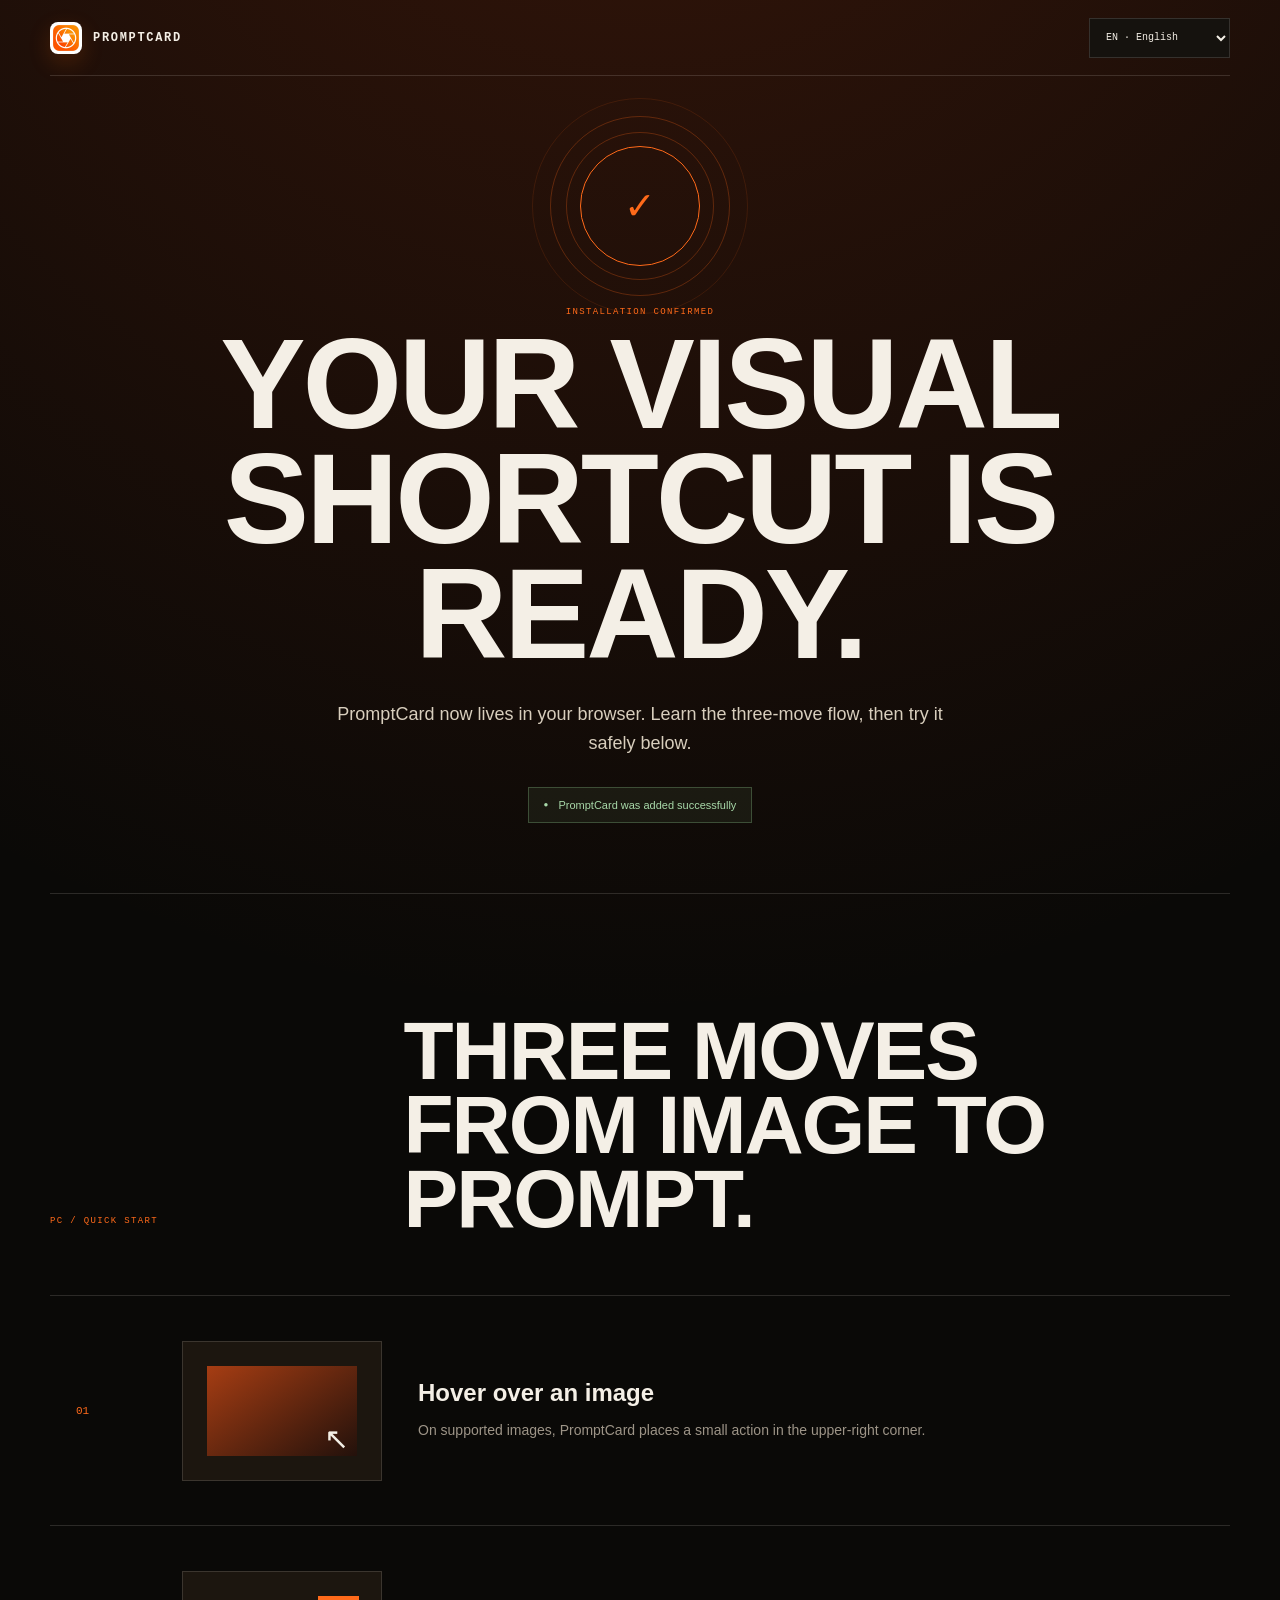
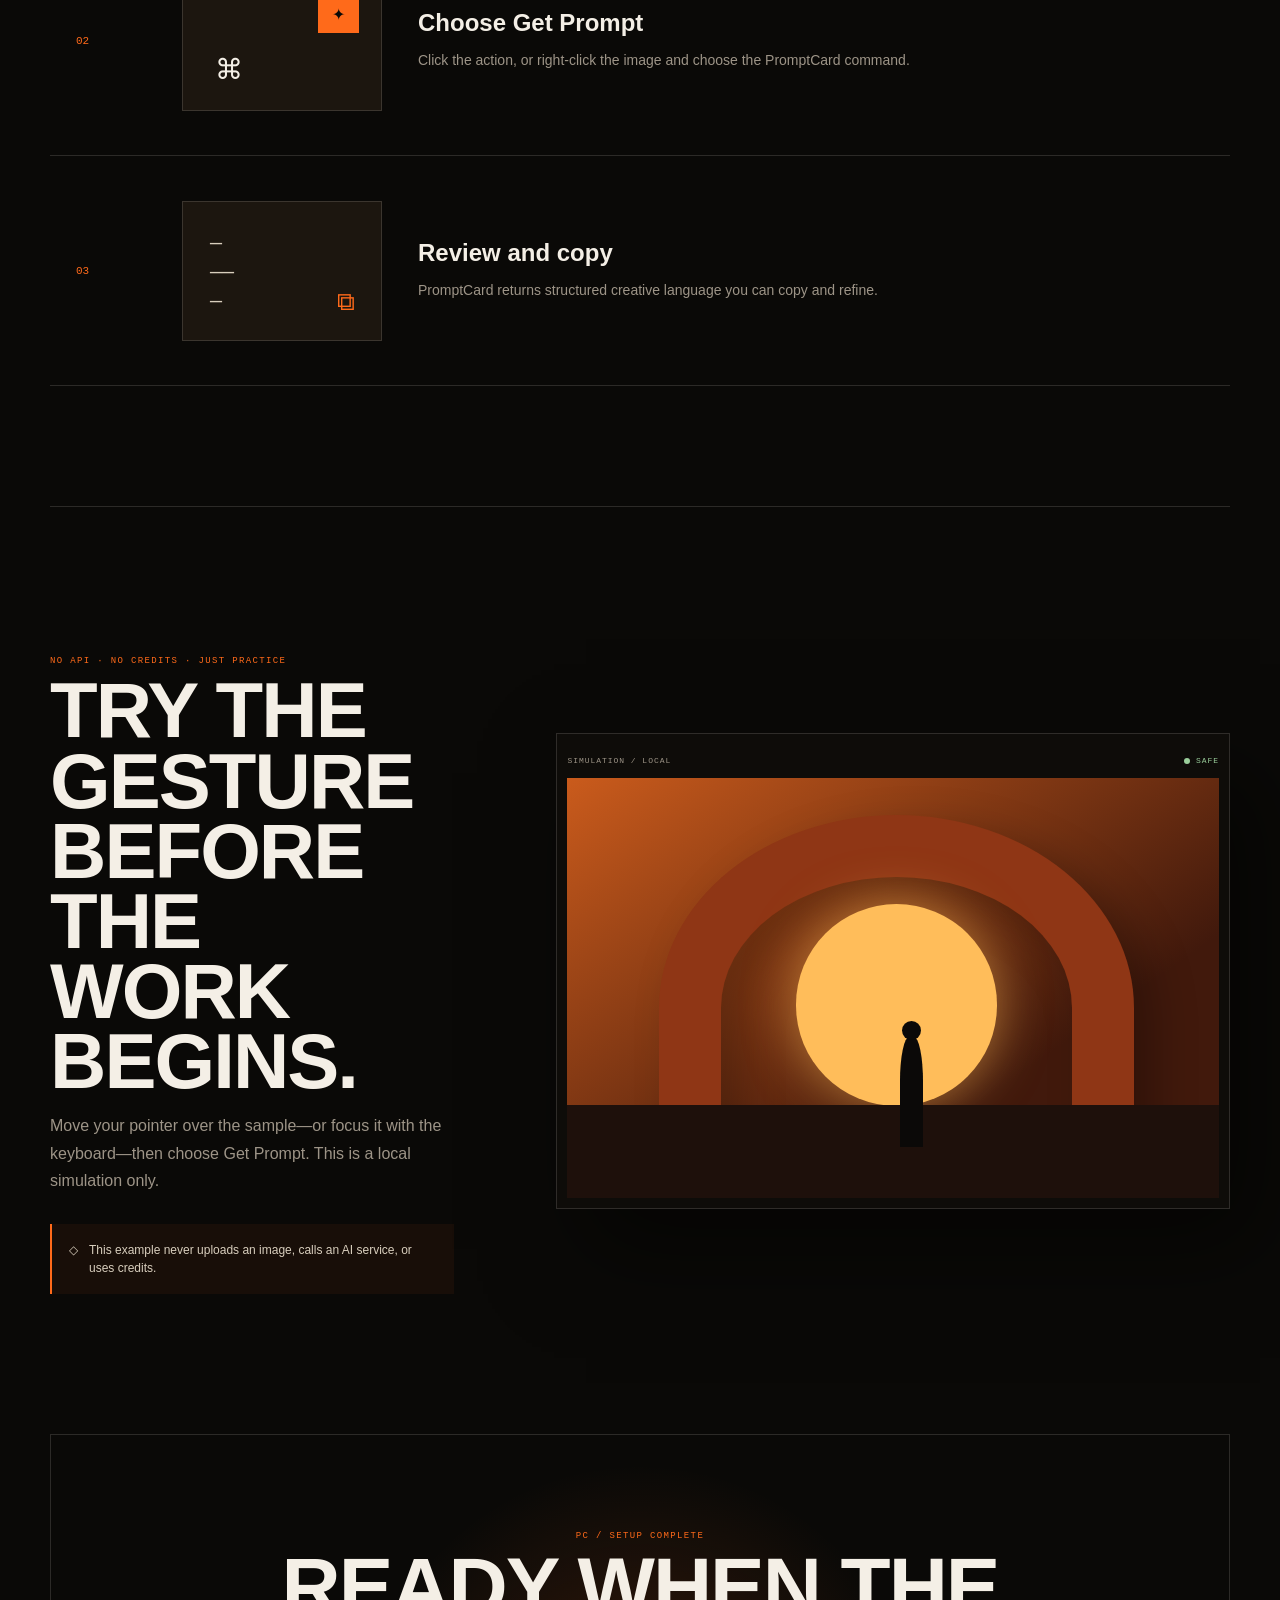
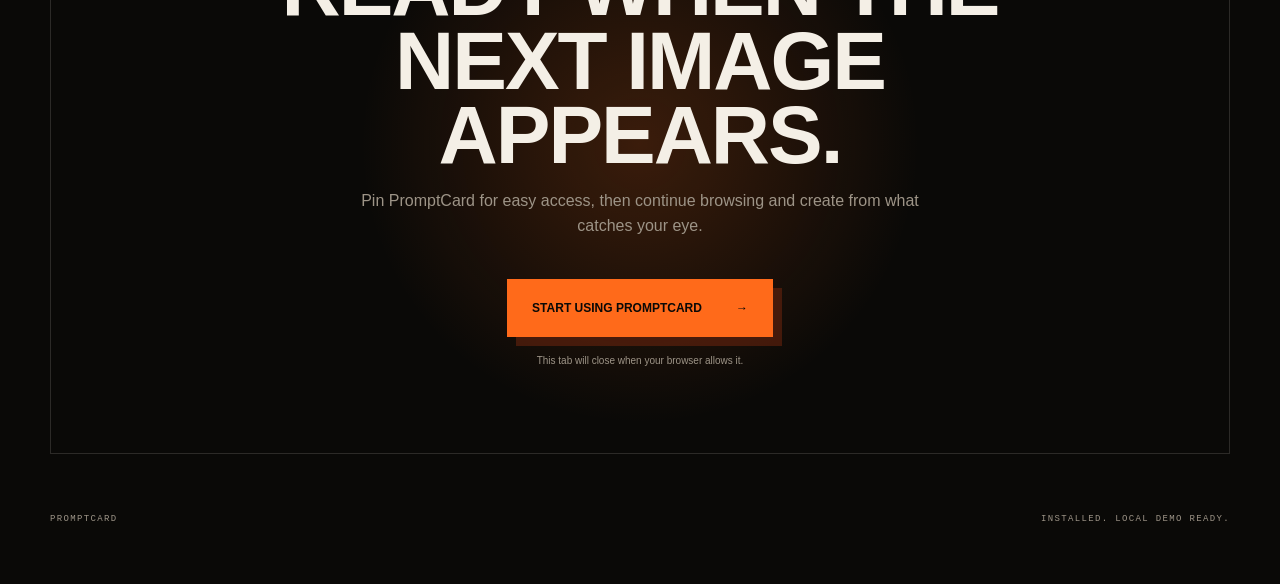
<file: welcome.html>
<!doctype html>
<html lang="en">

<head>
    <meta charset="UTF-8">
    <meta name="viewport" content="width=device-width, initial-scale=1.0">
    <meta name="theme-color" content="#0a0907">
    <title>PromptCard — Welcome</title>
    <link rel="stylesheet" href="welcome.css">
</head>

<body>
    <a class="skip-link" href="#main" data-i18n="skip">Skip to onboarding</a>
    <header class="welcome-header">
        <a class="brand" href="index.html" aria-label="PromptCard home"><img class="brand-icon" src="icon-128.png"
                alt="" width="32" height="32"><span>PROMPTCARD</span></a>
        <label class="language-control"><span class="sr-only" data-i18n="languageLabel">Language</span><select
                id="languageSelect">
                <option value="tr">TR · Türkçe</option>
                <option value="en">EN · English</option>
                <option value="de">DE · Deutsch</option>
                <option value="fr">FR · Français</option>
                <option value="es">ES · Español</option>
            </select></label>
    </header>

    <main id="main">
        <section class="welcome-hero">
            <div class="install-seal" aria-hidden="true"><span>✓</span><i></i></div>
            <p class="kicker" data-i18n="installed">INSTALLATION CONFIRMED</p>
            <h1 data-i18n="headline">Your visual shortcut is ready.</h1>
            <p class="lede" data-i18n="lede">PromptCard now lives in your browser. Learn the three-move flow, then try
                it safely below.</p>
            <div class="confirmation" role="status"><span aria-hidden="true">●</span><span
                    data-i18n="confirmation">PromptCard was added successfully</span></div>
        </section>

        <section class="onboarding" aria-labelledby="stepsTitle">
            <div class="section-title">
                <p>PC / QUICK START</p>
                <h2 id="stepsTitle" data-i18n="stepsTitle">Three moves from image to prompt.</h2>
            </div>
            <ol class="step-list">
                <li><span class="number">01</span>
                    <div class="step-visual" aria-hidden="true"><span class="cursor">↖</span><span
                            class="mini-image"></span></div>
                    <div>
                        <h3 data-i18n="stepOneTitle">Hover over an image</h3>
                        <p data-i18n="stepOneText">On supported images, PromptCard places a small action in the
                            upper-right corner.</p>
                    </div>
                </li>
                <li><span class="number">02</span>
                    <div class="step-visual" aria-hidden="true"><span class="mini-action">✦</span><span
                            class="mouse">⌘</span></div>
                    <div>
                        <h3 data-i18n="stepTwoTitle">Choose Get Prompt</h3>
                        <p data-i18n="stepTwoText">Click the action, or right-click the image and choose the PromptCard
                            command.</p>
                    </div>
                </li>
                <li><span class="number">03</span>
                    <div class="step-visual" aria-hidden="true"><span class="lines">—<br>——<br>—</span><span
                            class="copy">⧉</span></div>
                    <div>
                        <h3 data-i18n="stepThreeTitle">Review and copy</h3>
                        <p data-i18n="stepThreeText">PromptCard returns structured creative language you can copy and
                            refine.</p>
                    </div>
                </li>
            </ol>
        </section>

        <section class="practice" aria-labelledby="practiceTitle">
            <div class="practice-copy">
                <p class="kicker" data-i18n="practiceKicker">NO API · NO CREDITS · JUST PRACTICE</p>
                <h2 id="practiceTitle" data-i18n="practiceTitle">Try the gesture before the work begins.</h2>
                <p data-i18n="practiceText">Move your pointer over the sample—or focus it with the keyboard—then choose
                    Get Prompt. This is a local simulation only.</p>
                <div class="safety-note"><span aria-hidden="true">◇</span><span data-i18n="safety">This example never
                        uploads an image, calls an AI service, or uses credits.</span></div>
            </div>

            <div class="demo-frame" id="demoFrame">
                <div class="demo-toolbar"><span>SIMULATION / LOCAL</span><span class="safe-dot"><i></i><span
                            data-i18n="safe">SAFE</span></span></div>
                <div class="sample" id="sample" tabindex="0" role="group" data-i18n-aria-label="sampleAria">
                    <div class="sample-art" aria-hidden="true"><span class="arch"></span><span class="orb"></span><span
                            class="figure"></span><span class="floor"></span></div>
                    <button class="get-prompt" id="simulateButton" type="button"><span aria-hidden="true">✦</span><span
                            data-i18n="getPrompt">Get Prompt</span></button>
                    <div class="scan" aria-hidden="true"></div>
                </div>
                <div class="sim-result" id="simResult" aria-live="polite" hidden>
                    <div><span data-i18n="simulatedResult">SIMULATED RESULT</span><span>0 <span
                                data-i18n="credits">CREDITS</span></span></div>
                    <p data-i18n="samplePrompt">Minimal architectural portrait beneath a monumental rust-colored arch,
                        solitary figure, low afternoon sun, warm concrete texture, precise negative space, editorial
                        stillness, 35mm perspective...</p>
                    <button id="copySample" type="button" data-i18n="copy">Copy sample</button>
                </div>
            </div>
        </section>

        <section class="start-section">
            <p>PC / SETUP COMPLETE</p>
            <h2 data-i18n="startTitle">Ready when the next image appears.</h2>
            <p data-i18n="startText">Pin PromptCard for easy access, then continue browsing and create from what catches
                your eye.</p>
            <button class="start-button" id="startButton" type="button"><span data-i18n="start">Start using
                    PromptCard</span><span aria-hidden="true">→</span></button>
            <span class="start-note" data-i18n="startNote">This tab will close when your browser allows it.</span>
        </section>
    </main>

    <footer><span>PROMPTCARD</span><span data-i18n="footer">Installed. Local demo ready.</span></footer>
    <script src="welcome.js"></script>
</body>

</html>
</file>
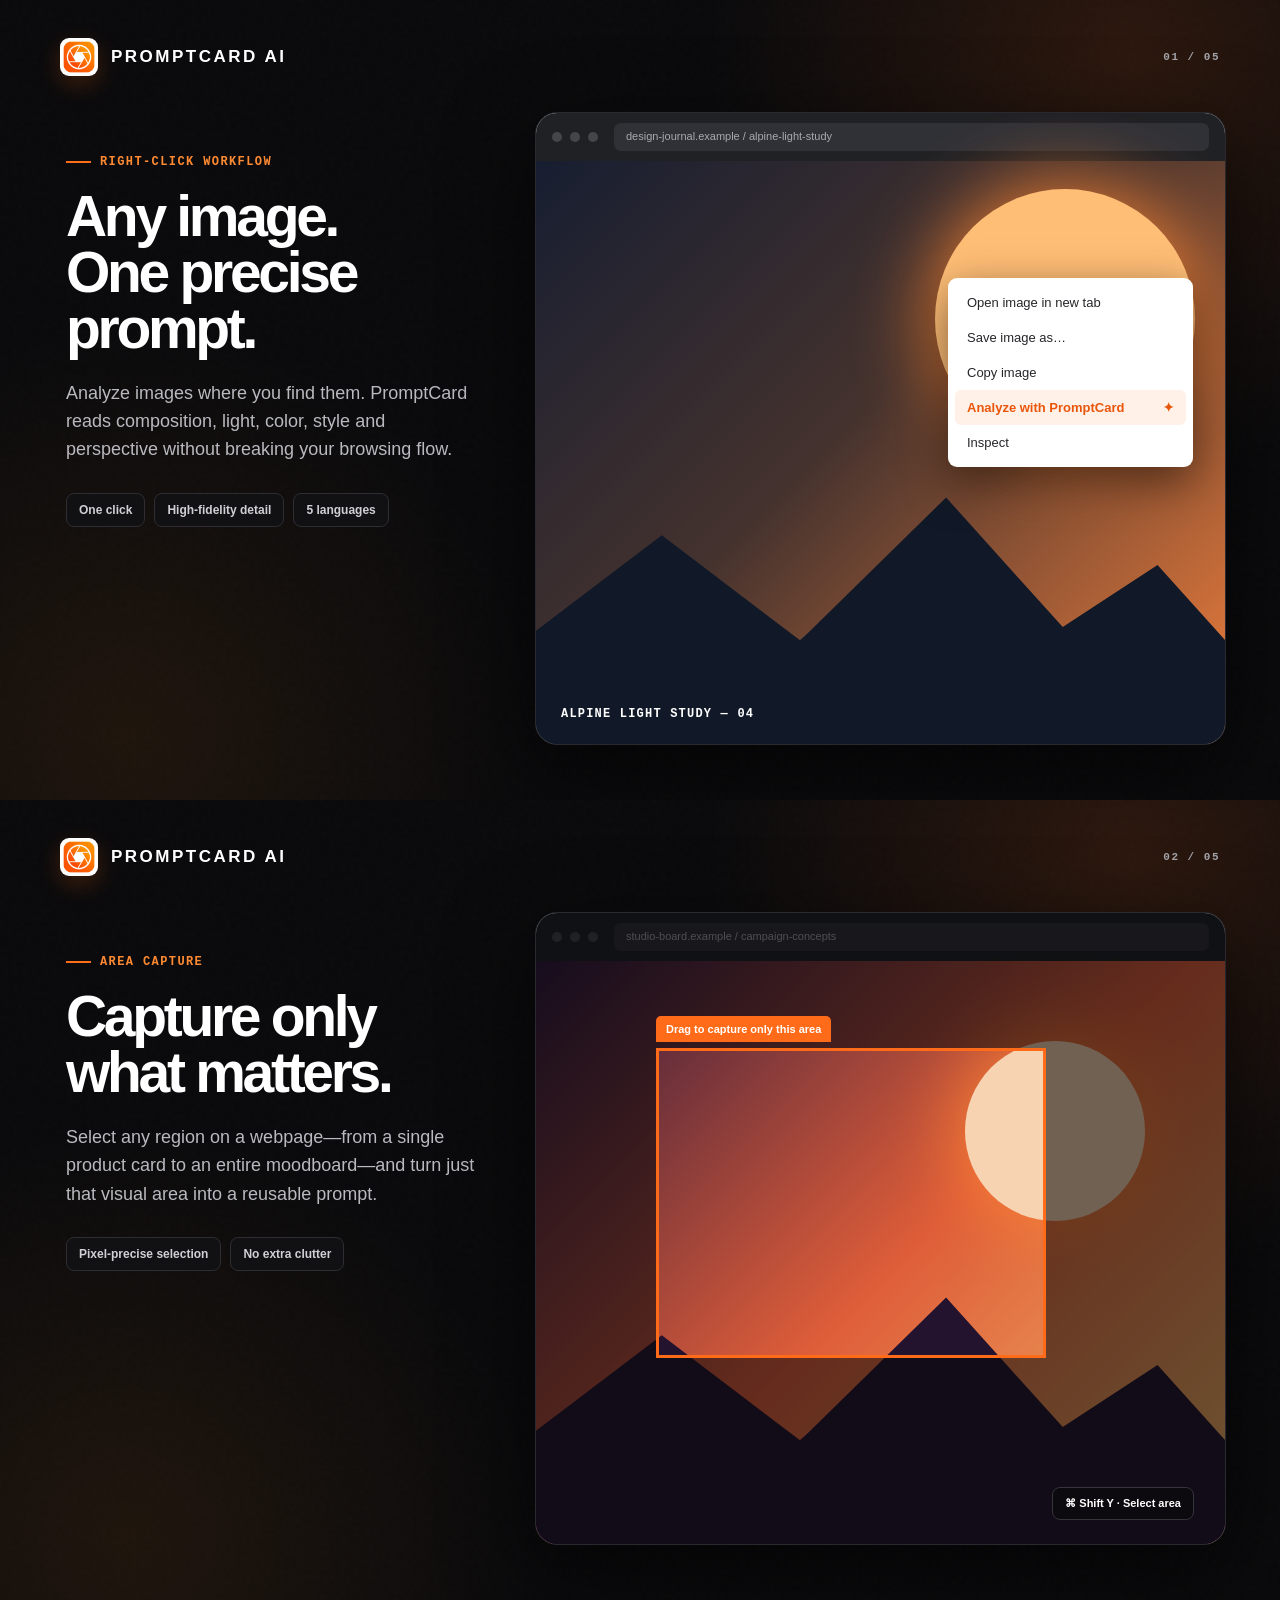
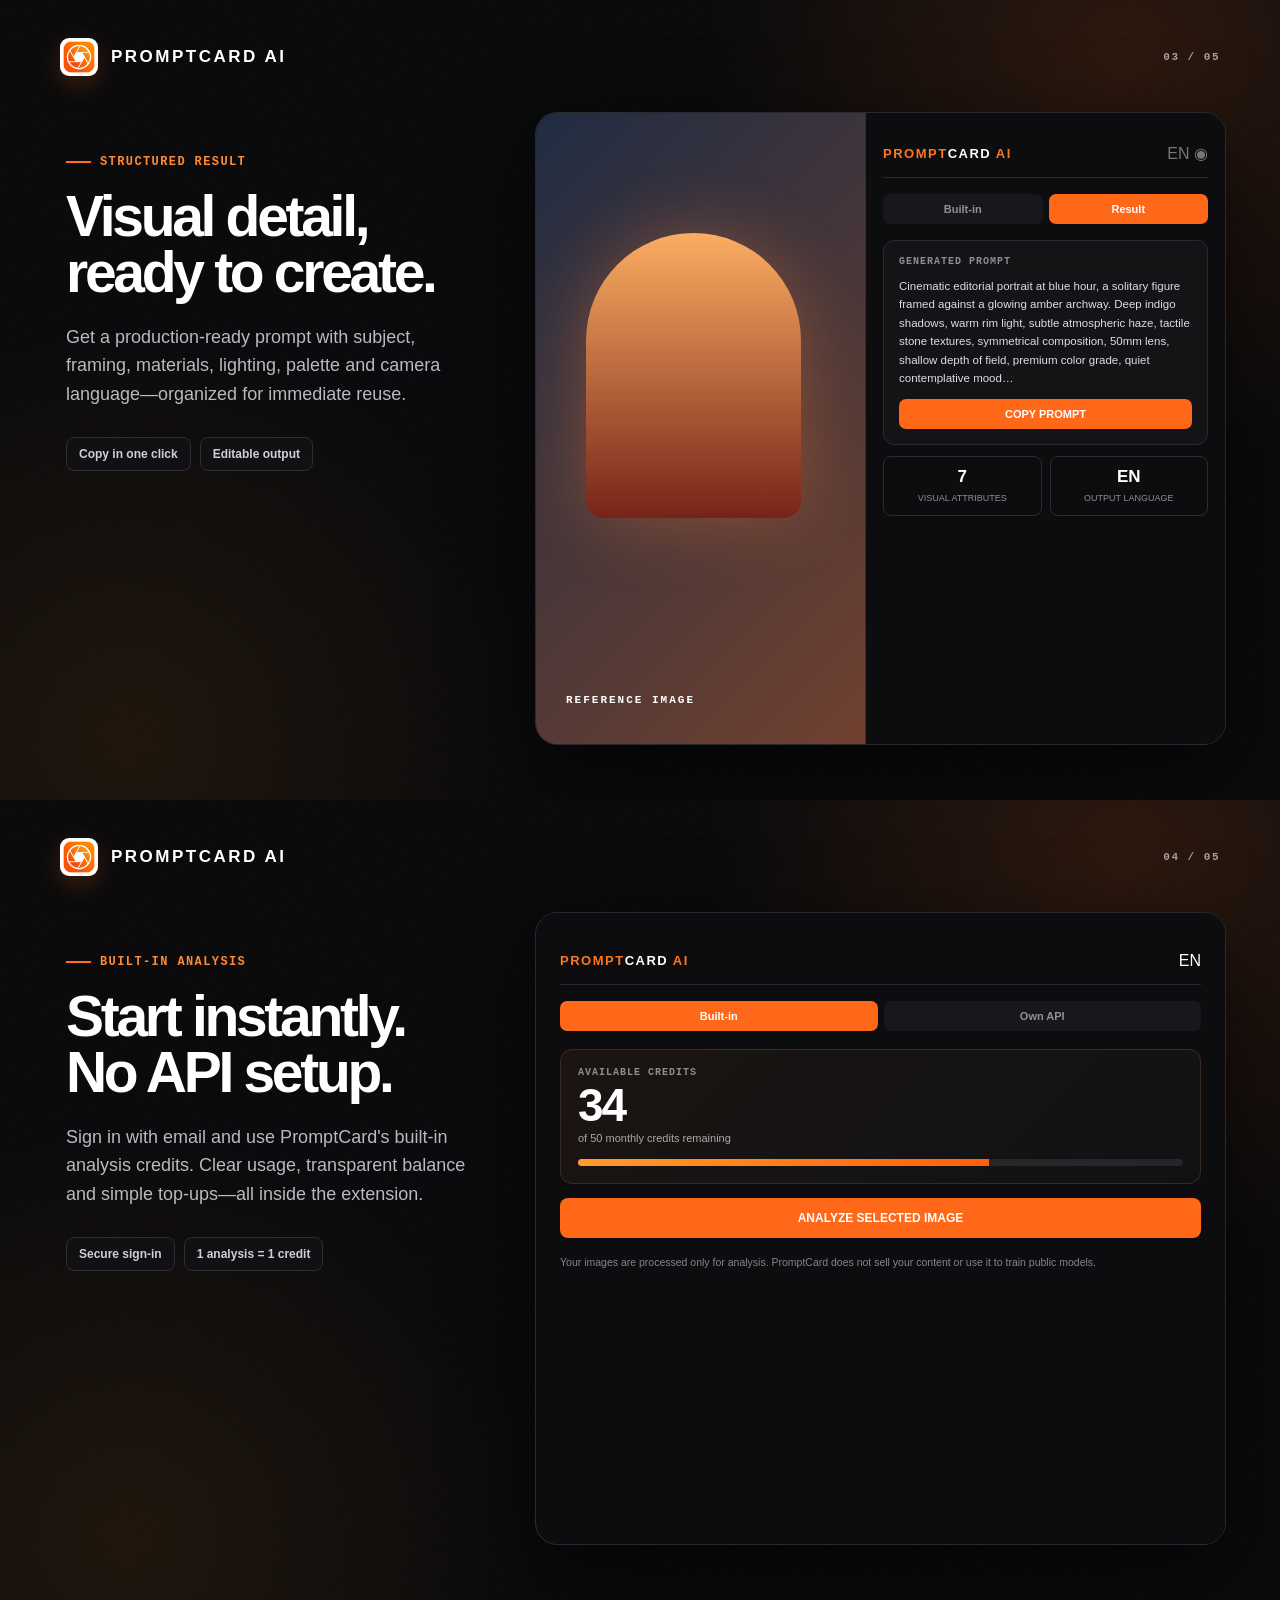
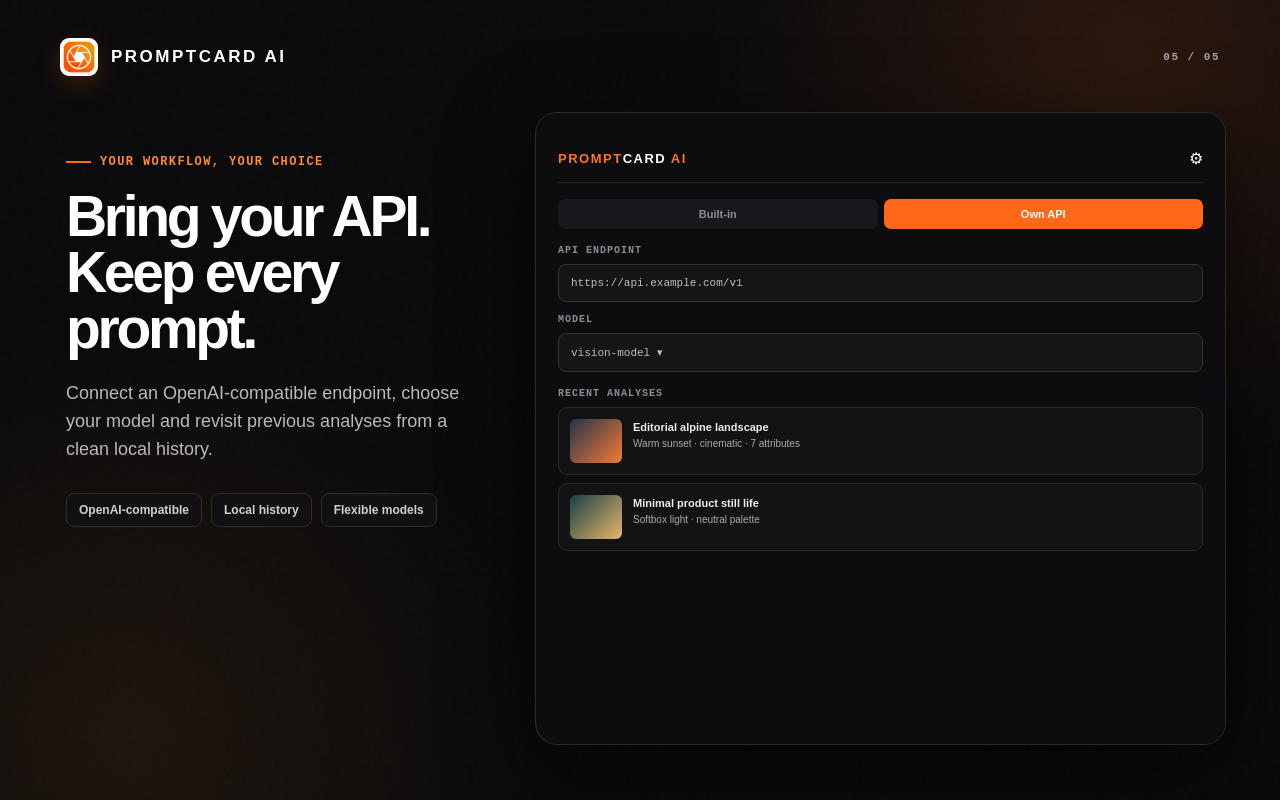
<file: store-assets/screenshots.html>
<!doctype html>
<html lang="en">

<head>
    <meta charset="utf-8">
    <meta name="viewport" content="width=device-width,initial-scale=1">
    <title>PromptCard Store Screenshots</title>
    <style>
        * {
            box-sizing: border-box
        }

        html,
        body {
            margin: 0;
            background: #050506;
            color: #fff;
            font-family: Inter, -apple-system, BlinkMacSystemFont, "Segoe UI", sans-serif
        }

        .shot {
            width: 1280px;
            height: 800px;
            position: relative;
            overflow: hidden;
            background: radial-gradient(circle at 88% 7%, #ff6b1724, transparent 31%), radial-gradient(circle at 10% 92%, #ff8b1416, transparent 30%), #09090b
        }

        .grain {
            position: absolute;
            inset: 0;
            opacity: .05;
            background-image: url("data:image/svg+xml,%3Csvg viewBox='0 0 180 180' xmlns='http://www.w3.org/2000/svg'%3E%3Cfilter id='n'%3E%3CfeTurbulence type='fractalNoise' baseFrequency='.9' numOctaves='4' stitchTiles='stitch'/%3E%3C/filter%3E%3Crect width='100%25' height='100%25' filter='url(%23n)' opacity='.38'/%3E%3C/svg%3E")
        }

        .top {
            position: absolute;
            left: 60px;
            right: 60px;
            top: 36px;
            height: 42px;
            display: flex;
            align-items: center;
            justify-content: space-between
        }

        .brand {
            display: flex;
            align-items: center;
            gap: 13px;
            font-weight: 850;
            letter-spacing: 2.5px;
            font-size: 17px
        }

        .logo {
            width: 38px;
            height: 38px;
            border-radius: 10px;
            background: linear-gradient(145deg, #ff9c31, #f44a08);
            display: grid;
            place-items: center;
            box-shadow: 0 8px 25px #ff681842
        }

        .logo svg {
            width: 24px
        }


        .logo-image {
            display: block;
            object-fit: cover;
            padding: 0 !important;
            border-radius: 9px;
            background: transparent !important;
            box-shadow: 0 8px 24px rgba(255, 105, 0, .22);
        }

        .counter {
            font: 700 11px ui-monospace, SFMono-Regular, monospace;
            letter-spacing: 1.5px;
            color: #a3a3a8
        }

        .copy {
            position: absolute;
            left: 66px;
            top: 155px;
            width: 445px
        }

        .eyebrow {
            display: flex;
            align-items: center;
            gap: 9px;
            color: #ff8a32;
            font: 750 12px ui-monospace, SFMono-Regular, monospace;
            letter-spacing: 1.4px;
            text-transform: uppercase
        }

        .eyebrow:before {
            content: "";
            width: 25px;
            height: 2px;
            background: #ff6d17
        }

        .copy h1 {
            font-size: 57px;
            line-height: .98;
            letter-spacing: -3.3px;
            margin: 20px 0 22px;
            max-width: 480px
        }

        .copy p {
            font-size: 18px;
            line-height: 1.58;
            color: #b9b9bf;
            max-width: 410px;
            margin: 0
        }

        .chips {
            display: flex;
            gap: 9px;
            flex-wrap: wrap;
            margin-top: 29px
        }

        .chip {
            padding: 9px 12px;
            border: 1px solid #2d2d32;
            border-radius: 8px;
            background: #111114;
            color: #d0d0d4;
            font-size: 12px;
            font-weight: 650
        }

        .stage {
            position: absolute;
            left: 535px;
            right: 54px;
            top: 112px;
            bottom: 55px;
            border: 1px solid #29292f;
            border-radius: 22px;
            background: #111114;
            box-shadow: 0 26px 85px #0009;
            overflow: hidden
        }

        .browser {
            height: 100%;
            background: #fafafa;
            color: #171719
        }

        .browserbar {
            height: 48px;
            background: #202125;
            color: #d7d7da;
            display: flex;
            align-items: center;
            padding: 0 16px;
            gap: 8px
        }

        .dot {
            width: 10px;
            height: 10px;
            border-radius: 50%;
            background: #45464b
        }

        .url {
            height: 28px;
            border-radius: 7px;
            background: #303137;
            margin-left: 8px;
            flex: 1;
            padding: 7px 12px;
            color: #a9aaae;
            font-size: 11px
        }

        .photo {
            position: absolute;
            inset: 48px 0 0;
            background: linear-gradient(135deg, #171e31 0%, #44322e 45%, #ef7e3c 100%)
        }

        .sun {
            position: absolute;
            width: 260px;
            height: 260px;
            border-radius: 50%;
            right: 30px;
            top: 28px;
            background: #ffbe76;
            box-shadow: 0 0 80px #ff8633
        }

        .mountain {
            position: absolute;
            left: -20px;
            right: -20px;
            bottom: -10px;
            height: 270px;
            background: #111827;
            clip-path: polygon(0 60%, 20% 19%, 39% 58%, 59% 5%, 75% 53%, 88% 30%, 100% 66%, 100% 100%, 0 100%)
        }

        .mountain.two {
            height: 220px;
            background: #263044;
            opacity: .9;
            clip-path: polygon(0 65%, 18% 31%, 32% 66%, 51% 17%, 70% 59%, 85% 40%, 100% 68%, 100% 100%, 0 100%)
        }

        .caption {
            position: absolute;
            bottom: 23px;
            left: 25px;
            color: #fff;
            font: 700 12px ui-monospace, monospace;
            letter-spacing: 1.2px
        }

        .menu {
            position: absolute;
            right: 32px;
            top: 165px;
            width: 245px;
            background: #fff;
            border-radius: 9px;
            padding: 7px;
            box-shadow: 0 14px 45px #0008;
            color: #26262a;
            font-size: 13px
        }

        .menu div {
            padding: 10px 12px;
            border-radius: 6px
        }

        .menu .active {
            background: #fff1e8;
            color: #e8560b;
            font-weight: 700;
            display: flex;
            justify-content: space-between
        }

        .selectbox {
            position: absolute;
            border: 3px solid #ff6b18;
            box-shadow: 0 0 0 999px #0505068c
        }

        .selectbox:after {
            content: "Drag to capture only this area";
            position: absolute;
            left: -3px;
            top: -35px;
            background: #ff6b18;
            color: #fff;
            padding: 7px 10px;
            border-radius: 5px 5px 0 0;
            font-size: 11px;
            font-weight: 750
        }

        .panelwrap {
            position: absolute;
            inset: 0;
            background: #171719;
            display: flex
        }

        .webside {
            width: 330px;
            background: linear-gradient(135deg, #202c43, #71412f);
            position: relative
        }

        .webside:before {
            content: "";
            position: absolute;
            left: 50px;
            top: 120px;
            width: 215px;
            height: 285px;
            border-radius: 120px 120px 20px 20px;
            background: linear-gradient(#fbad62, #762419);
            box-shadow: 0 0 70px #ff823955
        }

        .webside:after {
            content: "REFERENCE IMAGE";
            position: absolute;
            left: 30px;
            bottom: 38px;
            font: 700 11px ui-monospace, monospace;
            letter-spacing: 2px;
            color: #fff
        }

        .sidepanel {
            width: 361px;
            background: #0d0d0f;
            border-left: 1px solid #303036;
            padding: 17px
        }

        .phead {
            height: 48px;
            border-bottom: 1px solid #28282d;
            display: flex;
            align-items: center;
            justify-content: space-between
        }

        .pbrand {
            font-weight: 850;
            font-size: 13px;
            letter-spacing: 1.5px
        }

        .orange {
            color: #ff7620
        }

        .tabs {
            display: flex;
            gap: 6px;
            margin: 16px 0
        }

        .tab {
            flex: 1;
            text-align: center;
            padding: 9px 5px;
            border-radius: 7px;
            background: #18181c;
            color: #8f8f96;
            font-size: 11px;
            font-weight: 700
        }

        .tab.on {
            background: #ff6818;
            color: #fff
        }

        .card {
            border: 1px solid #29292f;
            background: #141417;
            border-radius: 11px;
            padding: 15px;
            margin: 11px 0
        }

        .label {
            color: #8e8e96;
            font: 700 10px ui-monospace, monospace;
            letter-spacing: 1px;
            text-transform: uppercase
        }

        .prompt {
            font-size: 11.5px;
            line-height: 1.6;
            color: #dedee3;
            margin-top: 10px
        }

        .copybtn {
            margin-top: 12px;
            background: #ff6818;
            padding: 9px;
            border-radius: 7px;
            text-align: center;
            font-size: 11px;
            font-weight: 800
        }

        .statrow {
            display: flex;
            gap: 8px
        }

        .stat {
            flex: 1;
            border: 1px solid #2c2c31;
            border-radius: 8px;
            padding: 10px;
            text-align: center
        }

        .stat strong {
            display: block;
            font-size: 17px
        }

        .stat span {
            font-size: 9px;
            color: #8e8e95
        }

        .login {
            position: absolute;
            inset: 0;
            background: #0d0d0f;
            padding: 24px
        }

        .credit {
            margin-top: 18px;
            padding: 17px;
            border: 1px solid #3a2b22;
            background: linear-gradient(135deg, #1b1512, #111114);
            border-radius: 12px
        }

        .credit .n {
            font-size: 46px;
            font-weight: 850;
            letter-spacing: -2px
        }

        .bar {
            height: 7px;
            background: #25252a;
            border-radius: 9px;
            margin-top: 15px;
            overflow: hidden
        }

        .bar i {
            display: block;
            width: 68%;
            height: 100%;
            background: linear-gradient(90deg, #ff9b30, #ff5f0c)
        }

        .signin {
            margin-top: 14px;
            padding: 13px;
            text-align: center;
            border-radius: 8px;
            background: #ff6818;
            font-size: 12px;
            font-weight: 800
        }

        .privacy {
            margin-top: 17px;
            color: #85858d;
            font-size: 10.5px;
            line-height: 1.5
        }

        .settings {
            position: absolute;
            inset: 0;
            background: #0d0d0f;
            padding: 22px
        }

        .input {
            margin-top: 8px;
            padding: 12px;
            border: 1px solid #34343a;
            background: #151518;
            border-radius: 8px;
            color: #bdbdc3;
            font: 11px ui-monospace, monospace
        }

        .history {
            margin-top: 16px
        }

        .hrow {
            display: flex;
            gap: 11px;
            padding: 11px;
            border: 1px solid #29292f;
            border-radius: 9px;
            margin-top: 8px;
            background: #131316
        }

        .thumb {
            width: 52px;
            height: 44px;
            border-radius: 6px;
            background: linear-gradient(135deg, #26334a, #f47b36)
        }

        .hcopy {
            font-size: 10px;
            color: #aaaab0;
            line-height: 1.5
        }

        .hcopy strong {
            display: block;
            color: #ededf0;
            font-size: 11px
        }

        .flow {
            position: absolute;
            left: 548px;
            right: 67px;
            bottom: 59px;
            display: flex;
            gap: 6px;
            align-items: center;
            color: #7d7d84;
            font: 700 10px ui-monospace, monospace
        }

        .flow b {
            color: #ff7924
        }

        .badge {
            position: absolute;
            right: 31px;
            bottom: 24px;
            padding: 9px 12px;
            background: #0a0a0cbb;
            border: 1px solid #34343a;
            border-radius: 8px;
            color: #fff;
            font-size: 11px;
            font-weight: 700
        }
    </style>
</head>

<body>
    <section class="shot" id="shot1">
        <div class="grain"></div>
        <div class="top">
            <div class="brand"><img class="logo logo-image" src="../icon-128.png" alt="">PROMPTCARD AI</div>
            <div class="counter">01 / 05</div>
        </div>
        <div class="copy">
            <div class="eyebrow">Right-click workflow</div>
            <h1>Any image.<br>One precise prompt.</h1>
            <p>Analyze images where you find them. PromptCard reads composition, light, color, style and perspective
                without breaking your browsing flow.</p>
            <div class="chips"><span class="chip">One click</span><span class="chip">High-fidelity detail</span><span
                    class="chip">5 languages</span></div>
        </div>
        <div class="stage">
            <div class="browser">
                <div class="browserbar"><i class="dot"></i><i class="dot"></i><i class="dot"></i>
                    <div class="url">design-journal.example / alpine-light-study</div>
                </div>
                <div class="photo">
                    <div class="sun"></div>
                    <div class="mountain two"></div>
                    <div class="mountain"></div>
                    <div class="caption">ALPINE LIGHT STUDY — 04</div>
                </div>
                <div class="menu">
                    <div>Open image in new tab</div>
                    <div>Save image as…</div>
                    <div>Copy image</div>
                    <div class="active">Analyze with PromptCard <b>✦</b></div>
                    <div>Inspect</div>
                </div>
            </div>
        </div>
    </section>
    <section class="shot" id="shot2">
        <div class="grain"></div>
        <div class="top">
            <div class="brand"><img class="logo logo-image" src="../icon-128.png" alt="">PROMPTCARD AI</div>
            <div class="counter">02 / 05</div>
        </div>
        <div class="copy">
            <div class="eyebrow">Area capture</div>
            <h1>Capture only<br>what matters.</h1>
            <p>Select any region on a webpage—from a single product card to an entire moodboard—and turn just that
                visual area into a reusable prompt.</p>
            <div class="chips"><span class="chip">Pixel-precise selection</span><span class="chip">No extra
                    clutter</span></div>
        </div>
        <div class="stage">
            <div class="browser">
                <div class="browserbar"><i class="dot"></i><i class="dot"></i><i class="dot"></i>
                    <div class="url">studio-board.example / campaign-concepts</div>
                </div>
                <div class="photo" style="background:linear-gradient(135deg,#2d183c,#de5d39 52%,#f2bb69)">
                    <div class="sun" style="width:180px;height:180px;right:80px;top:80px;background:#f7d3b2"></div>
                    <div class="mountain two" style="background:#5a2346"></div>
                    <div class="mountain" style="background:#24132e"></div>
                </div>
                <div class="selectbox" style="left:120px;top:135px;width:390px;height:310px"></div>
                <div class="badge">⌘ Shift Y · Select area</div>
            </div>
    </section>
    <section class="shot" id="shot3">
        <div class="grain"></div>
        <div class="top">
            <div class="brand"><img class="logo logo-image" src="../icon-128.png" alt="">PROMPTCARD AI</div>
            <div class="counter">03 / 05</div>
        </div>
        <div class="copy">
            <div class="eyebrow">Structured result</div>
            <h1>Visual detail,<br>ready to create.</h1>
            <p>Get a production-ready prompt with subject, framing, materials, lighting, palette and camera
                language—organized for immediate reuse.</p>
            <div class="chips"><span class="chip">Copy in one click</span><span class="chip">Editable output</span>
            </div>
        </div>
        <div class="stage">
            <div class="panelwrap">
                <div class="webside"></div>
                <div class="sidepanel">
                    <div class="phead">
                        <div class="pbrand"><span class="orange">PROMPT</span>CARD <span class="orange">AI</span></div>
                        <span style="color:#777">EN ◉</span>
                    </div>
                    <div class="tabs">
                        <div class="tab">Built-in</div>
                        <div class="tab on">Result</div>
                    </div>
                    <div class="card">
                        <div class="label">Generated prompt</div>
                        <div class="prompt">Cinematic editorial portrait at blue hour, a solitary figure framed against
                            a glowing amber archway. Deep indigo shadows, warm rim light, subtle atmospheric haze,
                            tactile stone textures, symmetrical composition, 50mm lens, shallow depth of field, premium
                            color grade, quiet contemplative mood…</div>
                        <div class="copybtn">COPY PROMPT</div>
                    </div>
                    <div class="statrow">
                        <div class="stat"><strong>7</strong><span>VISUAL ATTRIBUTES</span></div>
                        <div class="stat"><strong>EN</strong><span>OUTPUT LANGUAGE</span></div>
                    </div>
                </div>
            </div>
        </div>
    </section>
    <section class="shot" id="shot4">
        <div class="grain"></div>
        <div class="top">
            <div class="brand"><img class="logo logo-image" src="../icon-128.png" alt="">PROMPTCARD AI</div>
            <div class="counter">04 / 05</div>
        </div>
        <div class="copy">
            <div class="eyebrow">Built-in analysis</div>
            <h1>Start instantly.<br>No API setup.</h1>
            <p>Sign in with email and use PromptCard's built-in analysis credits. Clear usage, transparent balance and
                simple top-ups—all inside the extension.</p>
            <div class="chips"><span class="chip">Secure sign-in</span><span class="chip">1 analysis = 1 credit</span>
            </div>
        </div>
        <div class="stage">
            <div class="panelwrap">
                <div class="webside" style="background:linear-gradient(135deg,#152b37,#3d756c)"></div>
                <div class="sidepanel">
                    <div class="login">
                        <div class="phead">
                            <div class="pbrand"><span class="orange">PROMPT</span>CARD <span class="orange">AI</span>
                            </div><span>EN</span>
                        </div>
                        <div class="tabs">
                            <div class="tab on">Built-in</div>
                            <div class="tab">Own API</div>
                        </div>
                        <div class="credit">
                            <div class="label">AVAILABLE CREDITS</div>
                            <div class="n">34</div>
                            <div style="color:#aaa;font-size:11px">of 50 monthly credits remaining</div>
                            <div class="bar"><i></i></div>
                        </div>
                        <div class="signin">ANALYZE SELECTED IMAGE</div>
                        <div class="privacy">Your images are processed only for analysis. PromptCard does not sell your
                            content or use it to train public models.</div>
                    </div>
                </div>
            </div>
        </div>
    </section>
    <section class="shot" id="shot5">
        <div class="grain"></div>
        <div class="top">
            <div class="brand"><img class="logo logo-image" src="../icon-128.png" alt="">PROMPTCARD AI</div>
            <div class="counter">05 / 05</div>
        </div>
        <div class="copy">
            <div class="eyebrow">Your workflow, your choice</div>
            <h1>Bring your API.<br>Keep every prompt.</h1>
            <p>Connect an OpenAI-compatible endpoint, choose your model and revisit previous analyses from a clean local
                history.</p>
            <div class="chips"><span class="chip">OpenAI-compatible</span><span class="chip">Local history</span><span
                    class="chip">Flexible models</span></div>
        </div>
        <div class="stage">
            <div class="panelwrap">
                <div class="webside" style="background:linear-gradient(135deg,#271a35,#89465c)"></div>
                <div class="sidepanel">
                    <div class="settings">
                        <div class="phead">
                            <div class="pbrand"><span class="orange">PROMPT</span>CARD <span class="orange">AI</span>
                            </div><span>⚙</span>
                        </div>
                        <div class="tabs">
                            <div class="tab">Built-in</div>
                            <div class="tab on">Own API</div>
                        </div>
                        <div class="label">API ENDPOINT</div>
                        <div class="input">https://api.example.com/v1</div>
                        <div class="label" style="margin-top:12px">MODEL</div>
                        <div class="input">vision-model ▾</div>
                        <div class="history">
                            <div class="label">RECENT ANALYSES</div>
                            <div class="hrow">
                                <div class="thumb"></div>
                                <div class="hcopy"><strong>Editorial alpine landscape</strong>Warm sunset · cinematic ·
                                    7 attributes</div>
                            </div>
                            <div class="hrow">
                                <div class="thumb" style="background:linear-gradient(135deg,#183f46,#e6b768)"></div>
                                <div class="hcopy"><strong>Minimal product still life</strong>Softbox light · neutral
                                    palette</div>
                            </div>
                        </div>
                    </div>
                </div>
            </div>
        </div>
    </section>
</body>

</html>
</file>
<file: landing.css>
:root {
    color-scheme: dark;
    --void: #0a0907;
    --coal: #11100d;
    --panel: #17140f;
    --paper: #f4efe6;
    --bone: #d7cdbd;
    --muted: #9f9688;
    --orange: #ff6a1a;
    --amber: #ffad32;
    --ember: #8f2f0f;
    --line: rgba(244, 239, 230, .14);
    --max: 1240px;
    --display: Impact, Haettenschweiler, "Arial Narrow Bold", sans-serif;
    --body: Avenir, "Avenir Next", Futura, "Trebuchet MS", sans-serif;
    --mono: "SFMono-Regular", Consolas, "Liberation Mono", monospace;
}

* {
    box-sizing: border-box;
}

html {
    min-width: 320px;
    scroll-behavior: smooth;
}

body {
    margin: 0;
    overflow-x: hidden;
    background: var(--void);
    color: var(--paper);
    font-family: var(--body);
}

button,
a {
    font: inherit;
}

a {
    color: inherit;
    text-decoration: none;
}

button {
    color: inherit;
}

::selection {
    background: var(--orange);
    color: var(--void);
}

.sr-only {
    position: absolute;
    width: 1px;
    height: 1px;
    padding: 0;
    margin: -1px;
    overflow: hidden;
    clip: rect(0, 0, 0, 0);
    white-space: nowrap;
    border: 0;
}

.skip-link {
    position: fixed;
    z-index: 100;
    top: 10px;
    left: 10px;
    padding: 10px 14px;
    background: var(--paper);
    color: var(--void);
    transform: translateY(-150%);
    transition: transform .2s ease;
}

.skip-link:focus {
    transform: translateY(0);
}

:focus-visible {
    outline: 2px solid var(--amber);
    outline-offset: 4px;
}

.page-glow {
    position: fixed;
    z-index: -1;
    top: -30vw;
    left: 28%;
    width: 70vw;
    height: 70vw;
    border-radius: 50%;
    background: radial-gradient(circle, rgba(143, 47, 15, .28), transparent 67%);
    pointer-events: none;
}

.site-header {
    position: sticky;
    z-index: 50;
    top: 0;
    border-bottom: 1px solid var(--line);
    background: rgba(10, 9, 7, .78);
    backdrop-filter: blur(18px);
}

.nav-wrap {
    width: min(calc(100% - 48px), var(--max));
    min-height: 72px;
    margin: auto;
    display: flex;
    align-items: center;
    justify-content: space-between;
    gap: 24px;
}

.brand {
    display: inline-flex;
    align-items: center;
    gap: 11px;
    font-family: var(--mono);
    font-size: 13px;
    font-weight: 700;
    letter-spacing: .15em;
}

.brand-icon {
    display: block;
    width: 32px;
    height: 32px;
    border-radius: 8px;
    box-shadow: 0 8px 22px rgba(255, 105, 0, .18);
}

.nav-links {
    display: flex;
    align-items: center;
    gap: 28px;
    color: var(--bone);
    font-size: 12px;
}

.nav-links a,
.footer-links a,
.text-link {
    transition: color .2s ease;
}

.nav-links a:hover,
.footer-links a:hover,
.text-link:hover {
    color: var(--orange);
}

.nav-actions {
    display: flex;
    align-items: center;
    gap: 10px;
}

.language-picker {
    position: relative;
}

.language-toggle {
    min-height: 38px;
    display: flex;
    align-items: center;
    gap: 9px;
    padding: 0 12px;
    border: 1px solid var(--line);
    background: transparent;
    cursor: pointer;
    font-family: var(--mono);
    font-size: 11px;
}

.language-menu {
    position: absolute;
    top: calc(100% + 8px);
    right: 0;
    min-width: 170px;
    padding: 6px;
    border: 1px solid var(--line);
    background: #17140f;
    box-shadow: 0 20px 50px rgba(0, 0, 0, .45);
}

.language-menu[hidden] {
    display: none;
}

.language-menu button {
    width: 100%;
    padding: 11px;
    border: 0;
    background: transparent;
    cursor: pointer;
    text-align: left;
    font-size: 12px;
}

.language-menu button:hover,
.language-menu button:focus-visible {
    background: rgba(255, 106, 26, .13);
}

.section-shell {
    width: min(calc(100% - 48px), var(--max));
    margin-inline: auto;
}

.hero {
    min-height: calc(100svh - 72px);
    display: grid;
    grid-template-columns: .8fr 1.2fr;
    align-items: center;
    gap: clamp(32px, 6vw, 92px);
    padding-block: 76px;
}

.kicker {
    display: flex;
    align-items: center;
    gap: 12px;
    margin: 0 0 20px;
    color: var(--amber);
    font-family: var(--mono);
    font-size: 10px;
    line-height: 1.4;
    letter-spacing: .16em;
    text-transform: uppercase;
}

.kicker>span:first-child {
    width: 34px;
    height: 1px;
    background: var(--orange);
}

h1,
h2 {
    font-family: var(--display);
    font-weight: 900;
    text-transform: uppercase;
}

h1 {
    margin: 0;
    font-size: clamp(68px, 9.2vw, 138px);
    line-height: .76;
    letter-spacing: -.045em;
}

h1 em {
    color: var(--orange);
    font-style: normal;
    -webkit-text-stroke: 1px var(--orange);
    text-shadow: 6px 6px 0 rgba(143, 47, 15, .32);
}

.hero-lede {
    max-width: 520px;
    margin: 32px 0 28px;
    color: var(--bone);
    font-size: clamp(16px, 1.6vw, 20px);
    line-height: 1.65;
}

.hero-actions {
    display: flex;
    flex-wrap: wrap;
    align-items: center;
    gap: 22px;
}

.button {
    display: inline-flex;
    min-height: 52px;
    align-items: center;
    justify-content: center;
    gap: 12px;
    padding: 0 20px;
    border: 1px solid var(--orange);
    font-size: 12px;
    font-weight: 800;
    letter-spacing: .04em;
    text-transform: uppercase;
    transition: transform .2s ease, background .2s ease, box-shadow .2s ease;
}

.button:hover {
    transform: translateY(-3px);
}

.button--primary {
    background: var(--orange);
    color: #150b06;
    box-shadow: 8px 8px 0 rgba(143, 47, 15, .4);
}

.button--primary:hover {
    background: var(--amber);
    box-shadow: 11px 11px 0 rgba(143, 47, 15, .5);
}

.button--small {
    min-height: 38px;
    padding-inline: 14px;
    background: var(--orange);
    color: #140b07;
    font-size: 10px;
}

.chrome-glyph {
    width: 19px;
    height: 19px;
    border: 4px solid currentColor;
    border-radius: 50%;
    box-shadow: inset 0 0 0 2px var(--orange);
}

.text-link {
    display: inline-flex;
    gap: 10px;
    color: var(--bone);
    font-size: 12px;
    text-transform: uppercase;
}

.microcopy {
    color: var(--muted);
    font-family: var(--mono);
    font-size: 9px;
}

.theater {
    position: relative;
    padding: 11px;
    border: 1px solid var(--line);
    background: #0e0d0a;
    box-shadow: 30px 40px 100px rgba(0, 0, 0, .5);
    transform: perspective(1200px) rotateY(-3deg) rotateX(1deg);
}

.theater::before {
    content: "";
    position: absolute;
    z-index: -1;
    inset: -12px 22px 22px -12px;
    border: 1px solid rgba(255, 106, 26, .35);
}

.theater-top,
.theater-caption,
.result-head,
.result-meta,
.output-title {
    display: flex;
    justify-content: space-between;
    align-items: center;
    font-family: var(--mono);
    font-size: 8px;
    letter-spacing: .12em;
}

.theater-top {
    height: 30px;
    color: var(--muted);
}

.live-dot {
    color: var(--orange);
}

.scene {
    position: relative;
    min-height: 410px;
    overflow: hidden;
    background: #4c210e;
}

.scene-art {
    position: absolute;
    inset: 0;
    overflow: hidden;
    background: linear-gradient(#9f3d15 0%, #e47925 42%, #3b170d 43%, #130e0b 100%);
}

.sun-disc {
    position: absolute;
    top: 9%;
    left: 48%;
    width: 39%;
    aspect-ratio: 1;
    border-radius: 50%;
    background: #ffc366;
    box-shadow: 0 0 70px #ff9b39;
}

.mountain {
    position: absolute;
    bottom: 21%;
    width: 76%;
    height: 40%;
    background: #33130c;
    clip-path: polygon(0 100%, 20% 54%, 35% 67%, 56% 18%, 73% 54%, 100% 100%);
}

.mountain--one {
    left: -8%;
}

.mountain--two {
    right: -12%;
    bottom: 12%;
    background: #170f0c;
    transform: scaleX(-1);
}

.traveler {
    position: absolute;
    z-index: 2;
    bottom: 14%;
    left: 54%;
    width: 7%;
    height: 28%;
    border-radius: 40% 40% 8% 8%;
    background: #090806;
    transform: rotate(5deg);
}

.traveler::before {
    content: "";
    position: absolute;
    top: -17%;
    left: 20%;
    width: 62%;
    aspect-ratio: 1;
    border-radius: 50%;
    background: #090806;
}

.traveler span {
    position: absolute;
    top: 17%;
    right: 65%;
    width: 150%;
    height: 52%;
    background: #190b08;
    clip-path: polygon(100% 0, 100% 100%, 0 64%);
}

.scene-grid {
    position: absolute;
    inset: 0;
    opacity: .22;
    background-image: linear-gradient(rgba(255, 255, 255, .11) 1px, transparent 1px), linear-gradient(90deg, rgba(255, 255, 255, .11) 1px, transparent 1px);
    background-size: 52px 52px;
}

.hover-prompt {
    position: absolute;
    z-index: 4;
    top: 18px;
    right: 18px;
    display: flex;
    align-items: center;
    gap: 8px;
    padding: 10px 13px;
    border: 1px solid rgba(255, 255, 255, .35);
    background: rgba(13, 11, 8, .88);
    cursor: pointer;
    font-size: 11px;
    box-shadow: 0 8px 24px rgba(0, 0, 0, .35);
    transition: transform .2s ease, background .2s ease;
}

.hover-prompt:hover {
    transform: translateY(-2px);
    background: var(--orange);
    color: #120a05;
}

.scan-line {
    position: absolute;
    z-index: 3;
    inset: 0 auto 0 0;
    width: 2px;
    opacity: 0;
    background: linear-gradient(transparent, #ffe1b1, transparent);
    box-shadow: 0 0 22px var(--amber);
}

.theater.is-scanning .scan-line {
    animation: scan 1.2s cubic-bezier(.4, 0, .2, 1);
}

.result-card {
    position: absolute;
    z-index: 5;
    right: -30px;
    bottom: 48px;
    width: min(88%, 410px);
    padding: 18px;
    border: 1px solid rgba(255, 255, 255, .2);
    background: rgba(17, 15, 11, .94);
    box-shadow: 0 22px 60px rgba(0, 0, 0, .55);
    backdrop-filter: blur(12px);
    transition: transform .45s ease, opacity .45s ease;
}

.result-card.is-waiting {
    opacity: .45;
    transform: translateY(14px);
}

.result-head {
    padding-bottom: 12px;
    border-bottom: 1px solid var(--line);
    color: var(--muted);
}

.status {
    color: #8bc58c;
}

.result-card p {
    min-height: 78px;
    color: var(--bone);
    font-size: 12px;
    line-height: 1.6;
}

.result-meta {
    justify-content: flex-start;
    gap: 6px;
}

.result-meta span {
    padding: 5px 7px;
    background: rgba(255, 255, 255, .07);
}

.theater-caption {
    padding: 15px 3px 3px;
    color: var(--muted);
}

.trust-strip {
    border-block: 1px solid var(--line);
    background: #0e0d0a;
}

.trust-track {
    width: min(calc(100% - 48px), var(--max));
    min-height: 92px;
    margin: auto;
    display: grid;
    grid-template-columns: repeat(4, 1fr);
}

.trust-track>span {
    display: flex;
    align-items: center;
    gap: 12px;
    padding: 20px;
    border-right: 1px solid var(--line);
    color: var(--bone);
    font-size: 11px;
    text-transform: uppercase;
}

.trust-track>span:first-child {
    border-left: 1px solid var(--line);
}

.trust-track b {
    color: var(--orange);
    font-family: var(--mono);
    font-size: 9px;
}

.workflow,
.features,
.showcase {
    padding-block: clamp(100px, 13vw, 180px);
}

.section-heading {
    display: grid;
    grid-template-columns: .7fr 1.3fr;
    align-items: end;
    gap: 40px;
    margin-bottom: 56px;
}

h2 {
    margin: 0;
    max-width: 850px;
    font-size: clamp(46px, 7vw, 92px);
    line-height: .9;
    letter-spacing: -.025em;
}

.steps {
    display: grid;
    grid-template-columns: repeat(3, 1fr);
    margin: 0;
    padding: 0;
    list-style: none;
    border-block: 1px solid var(--line);
}

.step-card {
    position: relative;
    min-width: 0;
    min-height: 480px;
    padding: 28px;
    overflow: hidden;
    border-right: 1px solid var(--line);
    outline: none;
}

.step-card:first-child {
    border-left: 1px solid var(--line);
}

.step-card:focus-visible {
    box-shadow: inset 0 0 0 2px var(--orange);
}

.step-card::after {
    content: "";
    position: absolute;
    inset: auto 28px 0;
    height: 1px;
    background: linear-gradient(90deg, transparent, var(--orange), transparent);
    opacity: 0;
    transform: scaleX(.25);
    transition: opacity .35s ease, transform .55s cubic-bezier(.22, 1, .36, 1);
}

.step-card:hover::after,
.step-card:focus-visible::after {
    opacity: .8;
    transform: scaleX(1);
}

.step-number,
.feature-code {
    color: var(--orange);
    font-family: var(--mono);
    font-size: 9px;
    letter-spacing: .12em;
}

.step-scene {
    position: relative;
    width: 100%;
    height: 210px;
    margin: 32px 0 30px;
    overflow: hidden;
    border: 1px solid rgba(255, 255, 255, .1);
    background:
        linear-gradient(rgba(255, 255, 255, .025) 1px, transparent 1px),
        linear-gradient(90deg, rgba(255, 255, 255, .025) 1px, transparent 1px),
        #0d0c0a;
    background-size: 20px 20px;
    transition: border-color .35s ease, transform .55s cubic-bezier(.22, 1, .36, 1);
}

.step-card:hover .step-scene,
.step-card:focus-visible .step-scene {
    border-color: rgba(255, 105, 0, .55);
    transform: translateY(-4px);
}

.mini-image {
    position: absolute;
    inset: 24px 28px;
    overflow: hidden;
    border: 1px solid rgba(255, 255, 255, .14);
    background: linear-gradient(180deg, #493322 0%, #1b1713 55%, #0d0c0a 100%);
}

.mini-image::after {
    content: "";
    position: absolute;
    inset: 0;
    background: linear-gradient(90deg, transparent 48%, rgba(255, 166, 72, .45) 50%, transparent 52%);
    opacity: 0;
    transform: translateX(-100%);
}

.mini-sun {
    position: absolute;
    top: 25px;
    right: 35px;
    width: 43px;
    aspect-ratio: 1;
    border-radius: 50%;
    background: var(--amber);
    box-shadow: 0 0 34px rgba(255, 159, 58, .34);
}

.mini-ridge {
    position: absolute;
    right: -12%;
    bottom: -44px;
    left: -12%;
    height: 112px;
    background: #24201b;
    clip-path: polygon(0 66%, 18% 38%, 31% 56%, 48% 17%, 68% 52%, 82% 29%, 100% 61%, 100% 100%, 0 100%);
}

.mini-ridge--front {
    bottom: -62px;
    height: 132px;
    background: #100f0d;
    transform: scaleX(1.08);
}

.hover-target {
    position: absolute;
    inset: 0;
    border: 1px solid transparent;
}

.hover-pill {
    position: absolute;
    z-index: 2;
    top: 10px;
    right: 10px;
    display: flex;
    align-items: center;
    gap: 6px;
    max-width: calc(100% - 20px);
    padding: 7px 9px;
    overflow: hidden;
    border: 1px solid rgba(255, 255, 255, .22);
    background: rgba(12, 11, 9, .92);
    color: var(--paper);
    font-family: var(--mono);
    font-size: 8px;
    letter-spacing: .04em;
    opacity: 0;
    transform: translateY(-8px) scale(.94);
    white-space: nowrap;
}

.hover-pill i,
.prompt-mini-status i {
    width: 5px;
    height: 5px;
    flex: 0 0 auto;
    border-radius: 50%;
    background: var(--orange);
    box-shadow: 0 0 10px var(--orange);
}

.scene-cursor {
    position: absolute;
    z-index: 4;
    top: 154px;
    left: 20px;
    width: 17px;
    height: 24px;
    background: var(--paper);
    clip-path: polygon(0 0, 100% 70%, 58% 72%, 43% 100%);
    filter: drop-shadow(0 3px 5px rgba(0, 0, 0, .7));
    transform: rotate(-18deg);
}

.scene-note {
    position: absolute;
    right: 6px;
    bottom: 5px;
    color: rgba(255, 255, 255, .35);
    font-family: var(--mono);
    font-size: 7px;
    letter-spacing: .08em;
}

.step-card--hover .scene-cursor {
    animation: workflow-cursor 5.4s cubic-bezier(.4, 0, .2, 1) infinite;
}

.step-card--hover .hover-pill {
    animation: workflow-pill 5.4s ease infinite;
}

.step-card--hover .hover-target {
    animation: workflow-target 5.4s ease infinite;
}

.step-card--hover .mini-image::after {
    animation: workflow-image-scan 5.4s ease infinite;
}

.step-scene--choose {
    display: grid;
    grid-template-columns: 1fr 1fr;
    gap: 12px;
    align-content: start;
    padding: 24px 18px;
}

.route-choice {
    display: grid;
    min-width: 0;
    min-height: 54px;
    padding: 8px;
    place-items: center;
    border: 1px solid rgba(255, 255, 255, .1);
    background: rgba(255, 255, 255, .025);
    color: var(--muted);
    font-family: var(--mono);
    font-size: 7px;
    text-align: center;
    text-transform: uppercase;
}

.route-choice__icon {
    color: var(--paper);
    font-size: 14px;
}

.route-path {
    position: absolute;
    top: 79px;
    width: calc(25% - 4px);
    height: 59px;
    border-bottom: 1px solid rgba(255, 105, 0, .35);
}

.route-path::after {
    content: "";
    position: absolute;
    bottom: -3px;
    width: 5px;
    height: 5px;
    border-radius: 50%;
    background: var(--orange);
    box-shadow: 0 0 10px var(--orange);
    opacity: 0;
}

.route-path--left {
    left: 25%;
    border-right: 1px solid rgba(255, 105, 0, .35);
    border-bottom-right-radius: 18px;
}

.route-path--left::after {
    right: -3px;
}

.route-path--right {
    right: 25%;
    border-left: 1px solid rgba(255, 105, 0, .35);
    border-bottom-left-radius: 18px;
}

.route-path--right::after {
    left: -3px;
}

.route-engine {
    position: absolute;
    bottom: 20px;
    left: 50%;
    display: grid;
    width: 54px;
    aspect-ratio: 1;
    place-items: center;
    border: 1px solid rgba(255, 105, 0, .5);
    border-radius: 50%;
    background: #12100d;
    color: var(--amber);
    font-family: var(--mono);
    font-size: 10px;
    transform: translateX(-50%);
}

.engine-pulse {
    position: absolute;
    inset: 7px;
    border: 1px solid rgba(255, 159, 58, .45);
    border-radius: inherit;
}

.step-card--choose .route-choice--hover {
    animation: workflow-choice 5.4s ease infinite;
}

.step-card--choose .route-choice--context {
    animation: workflow-choice 5.4s ease 1.05s infinite;
}

.step-card--choose .route-path--left::after {
    animation: workflow-route-left 5.4s ease infinite;
}

.step-card--choose .route-path--right::after {
    animation: workflow-route-right 5.4s ease infinite;
}

.step-card--choose .engine-pulse {
    animation: workflow-engine 5.4s ease infinite;
}

.prompt-mini-card {
    position: absolute;
    inset: 28px 24px;
    padding: 16px;
    overflow: hidden;
    border: 1px solid rgba(255, 255, 255, .14);
    background: #151310;
    box-shadow: 0 18px 45px rgba(0, 0, 0, .32);
}

.prompt-mini-head {
    display: flex;
    align-items: center;
    justify-content: space-between;
    margin-bottom: 24px;
    font-family: var(--mono);
    font-size: 7px;
}

.prompt-mini-status {
    display: flex;
    align-items: center;
    gap: 5px;
    color: var(--amber);
}

.prompt-mini-copy {
    padding: 5px 7px;
    border: 1px solid rgba(255, 255, 255, .14);
    color: var(--muted);
}

.prompt-line {
    display: block;
    width: 0;
    height: 5px;
    margin-top: 10px;
    background: rgba(248, 243, 234, .72);
}

.prompt-line--one {
    max-width: 92%;
}

.prompt-line--two {
    max-width: 78%;
}

.prompt-line--three {
    max-width: 86%;
}

.prompt-line--four {
    max-width: 58%;
}

.prompt-scan {
    position: absolute;
    top: 0;
    bottom: 0;
    left: -2px;
    width: 2px;
    background: var(--orange);
    box-shadow: 0 0 18px var(--orange);
    opacity: 0;
}

.copy-success {
    position: absolute;
    top: 11px;
    right: 12px;
    display: grid;
    width: 26px;
    aspect-ratio: 1;
    place-items: center;
    border-radius: 50%;
    background: var(--orange);
    color: #110c08;
    font-size: 13px;
    font-weight: 900;
    opacity: 0;
    transform: scale(.5);
}

.step-card--create .prompt-scan {
    animation: workflow-prompt-scan 5.4s ease infinite;
}

.step-card--create .prompt-line {
    animation: workflow-type-line 5.4s steps(12, end) infinite;
}

.step-card--create .prompt-line--two {
    animation-delay: .18s;
}

.step-card--create .prompt-line--three {
    animation-delay: .34s;
}

.step-card--create .prompt-line--four {
    animation-delay: .5s;
}

.step-card--create .copy-success {
    animation: workflow-copy 5.4s cubic-bezier(.22, 1, .36, 1) infinite;
}

h3 {
    margin: 0 0 12px;
    font-size: 20px;
}

.step-card p,
.feature p,
.entry-copy>p,
.final-cta>p {
    color: var(--muted);
    font-size: 13px;
    line-height: 1.65;
}

.entry-section {
    display: grid;
    grid-template-columns: .8fr 1.2fr;
    gap: clamp(50px, 9vw, 130px);
    align-items: center;
    padding-bottom: clamp(100px, 13vw, 180px);
}

.entry-copy h2 {
    font-size: clamp(45px, 6vw, 78px);
}

.entry-copy>p {
    max-width: 520px;
}

.route-tabs {
    display: flex;
    gap: 8px;
    margin-top: 34px;
}

.route-tab {
    padding: 10px 13px;
    border: 1px solid var(--line);
    background: transparent;
    cursor: pointer;
    color: var(--muted);
    font-family: var(--mono);
    font-size: 10px;
    text-transform: uppercase;
}

.route-tab.is-active {
    border-color: var(--orange);
    background: var(--orange);
    color: #120a05;
}

.route-stage {
    position: relative;
    min-height: 520px;
    padding: 18px;
    overflow: hidden;
    border: 1px solid var(--line);
    background: #100e0b;
}

.route-stage::before {
    content: "";
    position: absolute;
    z-index: 1;
    inset: 18px 18px 66px;
    border: 1px solid rgba(255, 105, 0, 0);
    pointer-events: none;
    animation: route-focus 6.4s ease infinite;
}

.route-image {
    position: absolute;
    inset: 18px 18px 66px;
    overflow: hidden;
    background: linear-gradient(135deg, #173342, #080d11 70%);
}

.route-moon {
    position: absolute;
    top: 13%;
    right: 13%;
    width: 34%;
    aspect-ratio: 1;
    border-radius: 50%;
    background: #f49848;
    box-shadow: 0 0 80px rgba(244, 152, 72, .45);
}

.route-building {
    position: absolute;
    right: 8%;
    bottom: 0;
    width: 72%;
    height: 70%;
    background: #07090a;
    clip-path: polygon(0 100%, 8% 40%, 18% 40%, 18% 20%, 30% 20%, 30% 45%, 45% 45%, 45% 5%, 60% 5%, 60% 51%, 74% 51%, 74% 28%, 88% 28%, 88% 62%, 100% 62%, 100% 100%);
}

.route-scan {
    position: absolute;
    z-index: 2;
    top: 0;
    bottom: 0;
    left: -2px;
    width: 2px;
    background: var(--orange);
    box-shadow: 0 0 24px var(--orange);
    opacity: 0;
    animation: route-stage-scan 6.4s ease infinite;
}

.route-cursor {
    position: absolute;
    z-index: 5;
    top: 72%;
    left: 18%;
    width: 18px;
    height: 25px;
    background: var(--paper);
    clip-path: polygon(0 0, 100% 70%, 58% 72%, 43% 100%);
    filter: drop-shadow(0 3px 5px rgba(0, 0, 0, .75));
    transform: rotate(-18deg);
}

.route-stage[data-route="hover"] .route-cursor {
    animation: route-pointer-hover 4.8s cubic-bezier(.4, 0, .2, 1) infinite;
}

.route-click-ripple {
    position: absolute;
    z-index: 4;
    top: 51%;
    left: 43%;
    width: 26px;
    height: 26px;
    border: 1px solid var(--orange);
    border-radius: 50%;
    opacity: 0;
    pointer-events: none;
}

.route-stage[data-route="context"] .route-cursor {
    animation: route-pointer-context 4.8s cubic-bezier(.4, 0, .2, 1) infinite;
}

.route-stage[data-route="context"] .route-click-ripple {
    animation: route-secondary-click 4.8s ease infinite;
}

.route-analysis {
    position: absolute;
    z-index: 4;
    right: 38px;
    bottom: 88px;
    display: flex;
    gap: 4px;
    align-items: end;
    height: 19px;
    opacity: 0;
    animation: route-analysis-show 6.4s ease infinite;
}

.route-analysis i {
    width: 3px;
    background: var(--orange);
    box-shadow: 0 0 8px rgba(255, 105, 0, .7);
    animation: route-analysis-bar .7s ease-in-out infinite alternate;
}

.route-analysis i:nth-child(1) {
    height: 7px;
}

.route-analysis i:nth-child(2) {
    height: 17px;
    animation-delay: -.3s;
}

.route-analysis i:nth-child(3) {
    height: 11px;
    animation-delay: -.5s;
}

.route-ui {
    position: absolute;
    z-index: 2;
    display: flex;
    align-items: center;
    gap: 8px;
    padding: 11px 13px;
    border: 1px solid rgba(255, 255, 255, .28);
    background: rgba(10, 9, 7, .92);
    font-size: 11px;
    transition: opacity .25s ease, transform .25s ease;
}

.route-ui--hover {
    top: 36px;
    right: 36px;
}

.route-stage[data-route="hover"] .route-ui--hover {
    animation: route-hover-pill 4.8s ease infinite;
}

.route-ui--context {
    top: 31%;
    left: 24%;
    display: grid;
    width: min(62%, 310px);
    gap: 8px;
    padding: 9px;
    border-radius: 7px;
    opacity: 0;
    transform: translateY(-7px) scale(.96);
    transform-origin: top left;
    box-shadow: 0 18px 42px rgba(0, 0, 0, .55);
}

.context-placeholder {
    display: block;
    width: 72%;
    height: 5px;
    border-radius: 3px;
    background: rgba(255, 255, 255, .16);
}

.context-placeholder--short {
    width: 48%;
}

.context-divider {
    display: block;
    height: 1px;
    margin-inline: -9px;
    background: rgba(255, 255, 255, .12);
}

.context-promptcard {
    display: flex;
    align-items: center;
    gap: 8px;
    min-width: 0;
    padding: 6px;
    background: rgba(255, 105, 0, .11);
    color: var(--paper);
}

.context-promptcard img {
    flex: 0 0 auto;
    border-radius: 4px;
}

.route-stage[data-route="context"] .route-ui--hover {
    opacity: 0;
    transform: translateY(-8px);
}

.route-stage[data-route="context"] .route-ui--context {
    animation: route-context-menu 4.8s cubic-bezier(.22, 1, .36, 1) infinite;
}

.route-stage[data-route="context"] .route-scan {
    animation-delay: 1.45s;
}

kbd {
    color: var(--muted);
    font-family: var(--mono);
    font-size: 9px;
}

.route-stage>p {
    position: absolute;
    right: 18px;
    bottom: 12px;
    left: 18px;
    display: flex;
    justify-content: space-between;
    margin: 0;
    color: var(--muted);
    font-family: var(--mono);
    font-size: 9px;
}

.route-stage strong {
    color: var(--orange);
    font-weight: 500;
}

.features {
    border-top: 1px solid var(--line);
}

.feature-grid {
    display: grid;
    grid-template-columns: repeat(3, 1fr);
    border-top: 1px solid var(--line);
    border-left: 1px solid var(--line);
}

.feature {
    position: relative;
    min-height: 330px;
    padding: 28px;
    overflow: hidden;
    border-right: 1px solid var(--line);
    border-bottom: 1px solid var(--line);
    outline: none;
    transition: background-color .35s ease, transform .45s cubic-bezier(.22, 1, .36, 1);
}

.feature:hover,
.feature:focus-visible {
    background: rgba(255, 105, 0, .025);
    transform: translateY(-4px);
}

.feature:focus-visible {
    box-shadow: inset 0 0 0 2px var(--orange);
}

.feature--wide {
    grid-column: span 2;
}

.feature-mark {
    margin: 45px 0 55px;
    color: var(--orange);
    font-size: 55px;
}

.feature-mark--analyze {
    display: flex;
    gap: 14px;
    align-items: center;
    height: 78px;
}

.analysis-frame {
    position: relative;
    display: block;
    width: 104px;
    height: 76px;
    border: 1px solid rgba(255, 159, 58, .3);
    background: linear-gradient(145deg, rgba(255, 105, 0, .09), transparent 62%);
}

.analysis-frame::before,
.analysis-frame::after {
    content: "";
    position: absolute;
    width: 14px;
    height: 14px;
    border-color: var(--orange);
    opacity: .8;
}

.analysis-frame::before {
    top: -1px;
    left: -1px;
    border-top: 1px solid;
    border-left: 1px solid;
}

.analysis-frame::after {
    right: -1px;
    bottom: -1px;
    border-right: 1px solid;
    border-bottom: 1px solid;
}

.analysis-object {
    position: absolute;
    inset: 16px 25px;
    border-radius: 50% 45% 48% 40%;
    background: rgba(255, 159, 58, .2);
    transform: rotate(-13deg);
    animation: feature-object 4.8s ease-in-out infinite;
}

.analysis-axis {
    position: absolute;
    background: rgba(255, 255, 255, .18);
}

.analysis-axis--x {
    top: 50%;
    right: 8px;
    left: 8px;
    height: 1px;
}

.analysis-axis--y {
    top: 8px;
    bottom: 8px;
    left: 50%;
    width: 1px;
}

.analysis-beam {
    position: absolute;
    top: 0;
    bottom: 0;
    left: 0;
    width: 1px;
    background: var(--orange);
    box-shadow: 0 0 14px var(--orange);
    animation: feature-analysis-beam 4.8s ease infinite;
}

.analysis-data {
    display: grid;
    gap: 7px;
    width: 38px;
}

.analysis-data i {
    height: 3px;
    background: rgba(255, 159, 58, .5);
    transform-origin: left;
    animation: feature-data 4.8s ease infinite;
}

.analysis-data i:nth-child(2) {
    width: 70%;
    animation-delay: .2s;
}

.analysis-data i:nth-child(3) {
    width: 85%;
    animation-delay: .4s;
}

.feature-mark--capture {
    height: 78px;
}

.capture-field {
    position: relative;
    display: block;
    width: 96px;
    height: 76px;
    border: 1px solid rgba(255, 255, 255, .08);
    background: repeating-linear-gradient(135deg, rgba(255, 255, 255, .025) 0 5px, transparent 5px 10px);
}

.capture-selection {
    position: absolute;
    inset: 15px 22px 19px 13px;
    border: 1px solid var(--orange);
    background: rgba(255, 105, 0, .08);
    animation: feature-crop 4.8s cubic-bezier(.22, 1, .36, 1) infinite;
}

.capture-handle {
    position: absolute;
    z-index: 2;
    width: 5px;
    height: 5px;
    background: var(--amber);
    animation: feature-crop-handle 4.8s ease infinite;
}

.capture-handle--one {
    top: 13px;
    left: 11px;
}

.capture-handle--two {
    top: 13px;
    right: 20px;
}

.capture-handle--three {
    right: 20px;
    bottom: 17px;
}

.capture-handle--four {
    bottom: 17px;
    left: 11px;
}

.feature h3 {
    margin-top: 34px;
}

.language-stack {
    height: 78px;
    display: flex;
    align-items: flex-end;
    margin-top: 34px;
}

.language-stack span {
    display: grid;
    width: 50px;
    height: 50px;
    place-items: center;
    margin-right: -8px;
    border: 1px solid var(--line);
    border-radius: 50%;
    background: var(--panel);
    font-family: var(--mono);
    font-size: 10px;
}

.language-stack span:nth-child(even) {
    transform: translateY(-16px);
    border-color: rgba(255, 106, 26, .5);
}

.language-stack span {
    animation: feature-language 5s ease-in-out infinite;
}

.language-stack span:nth-child(2) {
    animation-delay: -.25s;
}

.language-stack span:nth-child(3) {
    animation-delay: -.5s;
}

.language-stack span:nth-child(4) {
    animation-delay: -.75s;
}

.language-stack span:nth-child(5) {
    animation-delay: -1s;
}

.history-lines {
    margin: 45px 0 50px;
}

.history-lines i {
    display: block;
    width: 80%;
    height: 8px;
    margin: 11px 0;
    background: linear-gradient(90deg, var(--orange) 0 10%, rgba(255, 255, 255, .11) 10%);
}

.history-lines i:nth-child(2) {
    width: 65%;
}

.history-lines i:nth-child(3) {
    width: 45%;
}

.history-lines i {
    transform-origin: left;
    animation: feature-history-line 4.6s ease infinite;
}

.history-lines i:nth-child(2) {
    animation-delay: .35s;
}

.history-lines i:nth-child(3) {
    animation-delay: .7s;
}

.engine-switch {
    position: relative;
    isolation: isolate;
    display: inline-grid;
    grid-template-columns: 1fr 1fr;
    margin-top: 52px;
    padding: 4px;
    border: 1px solid var(--line);
    font-family: var(--mono);
    font-size: 9px;
}

.engine-switch::after {
    content: "";
    position: absolute;
    inset: 4px auto 4px 4px;
    z-index: -1;
    width: calc(50% - 4px);
    background: var(--orange);
    animation: feature-engine-toggle 5.6s cubic-bezier(.22, 1, .36, 1) infinite;
}

.engine-switch span {
    padding: 12px;
    background: transparent;
    animation: feature-engine-label 5.6s ease infinite;
}

.engine-switch .is-on {
    background: transparent;
    color: var(--void);
}

.engine-switch span:last-child {
    animation-name: feature-engine-label-alt;
}

.showcase-stage {
    display: grid;
    grid-template-columns: .8fr 80px 1.2fr;
    align-items: center;
    min-height: 520px;
    padding: clamp(20px, 4vw, 54px);
    border: 1px solid var(--line);
    background: linear-gradient(135deg, #15110d, #0b0a08);
}

.show-input {
    min-width: 0;
}

.still-life {
    position: relative;
    min-height: 360px;
    overflow: hidden;
    background: linear-gradient(120deg, #d86d27, #61240f);
}

.table-line {
    position: absolute;
    right: 0;
    bottom: 21%;
    left: 0;
    height: 2px;
    background: rgba(30, 10, 4, .45);
}

.vase {
    position: absolute;
    z-index: 2;
    bottom: 21%;
    left: 37%;
    width: 28%;
    height: 42%;
    border-radius: 38% 38% 22% 22%;
    background: linear-gradient(90deg, #351a12, #aa7557 48%, #2a160f);
    clip-path: polygon(28% 0, 72% 0, 68% 18%, 90% 100%, 10% 100%, 32% 18%);
}

.flower {
    position: absolute;
    z-index: 1;
    bottom: 56%;
    left: 50%;
    width: 2px;
    height: 32%;
    background: #21140d;
    transform-origin: bottom;
}

.flower::before {
    content: "✦";
    position: absolute;
    top: -16px;
    left: -11px;
    color: #edb14f;
    font-size: 24px;
}

.flower--one {
    transform: rotate(-22deg);
}

.flower--two {
    transform: rotate(28deg);
}

.show-input p {
    color: var(--muted);
    font-family: var(--mono);
    font-size: 9px;
}

.signal-line {
    display: flex;
    align-items: center;
    color: var(--orange);
}

.signal-line::before,
.signal-line::after {
    content: "";
    flex: 1;
    height: 1px;
    background: var(--orange);
}

.signal-line span {
    padding: 5px;
}

.prompt-output {
    padding: 28px;
    border: 1px solid var(--line);
    background: rgba(10, 9, 7, .68);
}

.output-title {
    padding-bottom: 18px;
    border-bottom: 1px solid var(--line);
    color: var(--orange);
}

dl {
    margin: 0;
}

dl div {
    display: grid;
    grid-template-columns: 100px 1fr;
    gap: 22px;
    padding: 24px 0;
    border-bottom: 1px solid var(--line);
}

dt {
    color: var(--muted);
    font-family: var(--mono);
    font-size: 9px;
}

dd {
    margin: 0;
    color: var(--bone);
    font-size: 13px;
    line-height: 1.5;
}

.app-disclosure {
    padding-top: 94px;
    padding-bottom: 24px;
}

.disclosure-heading {
    display: grid;
    grid-template-columns: minmax(0, .8fr) minmax(0, 1.2fr);
    gap: 40px;
    align-items: end;
    padding-bottom: 34px;
    border-bottom: 1px solid var(--line);
}

.disclosure-heading .kicker {
    margin: 0;
}

.disclosure-heading h2 {
    margin: 0;
    font-family: var(--display);
    font-size: clamp(40px, 5.8vw, 76px);
    font-weight: 400;
    line-height: .98;
    letter-spacing: -.035em;
}

.disclosure-grid {
    display: grid;
    grid-template-columns: repeat(2, minmax(0, 1fr));
    gap: 1px;
    margin-top: 1px;
    background: var(--line);
    border: 1px solid var(--line);
}

.disclosure-card {
    min-width: 0;
    padding: clamp(28px, 4vw, 48px);
    background: rgba(10, 9, 7, .92);
}

.disclosure-card h3 {
    max-width: 560px;
    margin: 30px 0 18px;
    font-family: var(--display);
    font-size: clamp(28px, 3vw, 42px);
    font-weight: 400;
    line-height: 1.05;
}

.disclosure-card p,
.disclosure-policy {
    color: var(--muted);
    line-height: 1.75;
}

.disclosure-card p {
    max-width: 620px;
    margin: 0;
}

.disclosure-policy {
    margin: 0;
    padding: 24px clamp(28px, 4vw, 48px);
    border: 1px solid var(--line);
    border-top: 0;
}

.disclosure-policy a {
    color: var(--orange);
    text-decoration: underline;
    text-decoration-thickness: 1px;
    text-underline-offset: 4px;
}

.disclosure-policy a:hover {
    color: var(--bone);
}

.final-cta {
    position: relative;
    min-height: 570px;
    display: flex;
    flex-direction: column;
    align-items: center;
    justify-content: center;
    overflow: hidden;
    border: 1px solid var(--line);
    text-align: center;
    background: radial-gradient(circle at 50% 50%, rgba(255, 106, 26, .28), transparent 38%), #100d09;
}

.final-cta::before {
    content: "PROMPT";
    position: absolute;
    z-index: 0;
    color: rgba(255, 106, 26, .055);
    font-family: var(--display);
    font-size: clamp(130px, 23vw, 340px);
}

.final-cta>* {
    position: relative;
    z-index: 1;
}

.final-index {
    color: var(--orange);
    font-family: var(--mono);
    font-size: 9px;
    letter-spacing: .16em;
}

.final-cta h2 {
    max-width: 940px;
    margin: 28px auto 8px;
}

.final-cta .button {
    margin-top: 28px;
}

.site-footer {
    width: min(calc(100% - 48px), var(--max));
    min-height: 240px;
    margin: auto;
    padding-block: 65px 30px;
    display: grid;
    grid-template-columns: 1fr auto;
    align-items: start;
    gap: 40px;
    color: var(--muted);
}

.site-footer>div:first-child p {
    font-size: 11px;
}

.footer-links {
    display: flex;
    gap: 26px;
    font-size: 11px;
}

.site-footer>p {
    grid-column: 1 / -1;
    padding-top: 25px;
    border-top: 1px solid var(--line);
    font-family: var(--mono);
    font-size: 9px;
}

.copy-toast {
    position: fixed;
    z-index: 80;
    bottom: 24px;
    left: 50%;
    padding: 11px 15px;
    background: var(--paper);
    color: var(--void);
    font-size: 11px;
    opacity: 0;
    transform: translate(-50%, 12px);
    pointer-events: none;
    transition: opacity .2s ease, transform .2s ease;
}

.copy-toast.is-visible {
    opacity: 1;
    transform: translate(-50%, 0);
}

.reveal {
    opacity: 0;
    transform: translateY(28px);
    transition: opacity .7s ease, transform .7s cubic-bezier(.22, 1, .36, 1);
}

.reveal.is-visible {
    opacity: 1;
    transform: translateY(0);
}

@keyframes scan {
    0% {
        left: 0;
        opacity: 0;
    }

    15%,
    85% {
        opacity: 1;
    }

    100% {
        left: 100%;
        opacity: 0;
    }
}

@keyframes workflow-cursor {

    0%,
    10% {
        transform: translate(0, 0) rotate(-18deg);
    }

    28%,
    72% {
        transform: translate(150px, -108px) rotate(-18deg);
    }

    88%,
    100% {
        transform: translate(0, 0) rotate(-18deg);
    }
}

@keyframes workflow-pill {

    0%,
    24%,
    88%,
    100% {
        opacity: 0;
        transform: translateY(-8px) scale(.94);
    }

    32%,
    78% {
        opacity: 1;
        transform: translateY(0) scale(1);
    }
}

@keyframes workflow-target {

    0%,
    24%,
    88%,
    100% {
        border-color: transparent;
        box-shadow: inset 0 0 0 transparent;
    }

    32%,
    78% {
        border-color: rgba(255, 105, 0, .8);
        box-shadow: inset 0 0 28px rgba(255, 105, 0, .08);
    }
}

@keyframes workflow-image-scan {

    0%,
    38% {
        opacity: 0;
        transform: translateX(-100%);
    }

    44% {
        opacity: 1;
    }

    68% {
        opacity: 1;
        transform: translateX(100%);
    }

    72%,
    100% {
        opacity: 0;
        transform: translateX(100%);
    }
}

@keyframes workflow-choice {

    0%,
    12%,
    78%,
    100% {
        border-color: rgba(255, 255, 255, .1);
        color: var(--muted);
        transform: translateY(0);
    }

    20%,
    62% {
        border-color: rgba(255, 105, 0, .65);
        color: var(--paper);
        transform: translateY(-3px);
    }
}

@keyframes workflow-route-left {

    0%,
    18%,
    78%,
    100% {
        opacity: 0;
        transform: translate(-32px, -34px);
    }

    32%,
    62% {
        opacity: 1;
        transform: translate(0, 0);
    }
}

@keyframes workflow-route-right {

    0%,
    34%,
    82%,
    100% {
        opacity: 0;
        transform: translate(32px, -34px);
    }

    48%,
    68% {
        opacity: 1;
        transform: translate(0, 0);
    }
}

@keyframes workflow-engine {

    0%,
    46%,
    100% {
        opacity: .2;
        transform: scale(.72);
    }

    58% {
        opacity: 1;
        transform: scale(1.3);
    }

    72% {
        opacity: .35;
        transform: scale(1);
    }
}

@keyframes workflow-prompt-scan {

    0%,
    8% {
        left: -2px;
        opacity: 0;
    }

    16%,
    44% {
        opacity: 1;
    }

    52% {
        left: 100%;
        opacity: 0;
    }

    100% {
        left: 100%;
        opacity: 0;
    }
}

@keyframes workflow-type-line {

    0%,
    18% {
        width: 0;
        opacity: .35;
    }

    52%,
    86% {
        width: 100%;
        opacity: 1;
    }

    96%,
    100% {
        width: 0;
        opacity: 0;
    }
}

@keyframes workflow-copy {

    0%,
    62%,
    94%,
    100% {
        opacity: 0;
        transform: scale(.5) rotate(-12deg);
    }

    70%,
    86% {
        opacity: 1;
        transform: scale(1) rotate(0);
    }
}

@keyframes route-focus {

    0%,
    12%,
    92%,
    100% {
        border-color: transparent;
        box-shadow: inset 0 0 0 transparent;
    }

    24%,
    76% {
        border-color: rgba(255, 105, 0, .38);
        box-shadow: inset 0 0 38px rgba(255, 105, 0, .06);
    }
}

@keyframes route-stage-scan {

    0%,
    36% {
        left: 0;
        opacity: 0;
    }

    42% {
        opacity: 1;
    }

    66% {
        left: 100%;
        opacity: 1;
    }

    70%,
    100% {
        left: 100%;
        opacity: 0;
    }
}

@keyframes route-pointer-hover {

    0%,
    10% {
        transform: translate(0, 0) rotate(-18deg);
    }

    26%,
    76% {
        transform: translate(330px, -286px) rotate(-18deg);
    }

    92%,
    100% {
        transform: translate(0, 0) rotate(-18deg);
    }
}

@keyframes route-hover-pill {

    0%,
    20%,
    88%,
    100% {
        opacity: .18;
        transform: translateY(-8px) scale(.94);
    }

    30%,
    80% {
        opacity: 1;
        transform: translateY(0) scale(1);
    }
}

@keyframes route-analysis-show {

    0%,
    52%,
    92%,
    100% {
        opacity: 0;
        transform: translateY(6px);
    }

    62%,
    84% {
        opacity: 1;
        transform: translateY(0);
    }
}

@keyframes route-analysis-bar {
    to {
        height: 4px;
        opacity: .45;
    }
}

@keyframes feature-object {

    0%,
    100% {
        transform: rotate(-13deg) scale(.88);
        opacity: .45;
    }

    50% {
        transform: rotate(-4deg) scale(1.06);
        opacity: .9;
    }
}

@keyframes feature-analysis-beam {

    0%,
    12% {
        left: 0;
        opacity: 0;
    }

    22%,
    72% {
        opacity: 1;
    }

    82%,
    100% {
        left: 100%;
        opacity: 0;
    }
}

@keyframes feature-data {

    0%,
    18%,
    92%,
    100% {
        transform: scaleX(.12);
        opacity: .25;
    }

    44%,
    78% {
        transform: scaleX(1);
        opacity: 1;
    }
}

@keyframes feature-crop {

    0%,
    12%,
    100% {
        inset: 29px 10px 8px 34px;
        opacity: .4;
    }

    38%,
    76% {
        inset: 15px 22px 19px 13px;
        opacity: 1;
    }
}

@keyframes feature-crop-handle {

    0%,
    12%,
    100% {
        opacity: .25;
        transform: scale(.55);
    }

    38%,
    76% {
        opacity: 1;
        transform: scale(1);
        box-shadow: 0 0 8px var(--orange);
    }
}

@keyframes feature-language {

    0%,
    100% {
        transform: translateY(0);
        border-color: var(--line);
        color: var(--muted);
    }

    22%,
    42% {
        transform: translateY(-16px);
        border-color: var(--orange);
        color: var(--paper);
    }
}

@keyframes feature-history-line {

    0%,
    12%,
    100% {
        transform: scaleX(.15);
        opacity: .3;
    }

    38%,
    78% {
        transform: scaleX(1);
        opacity: 1;
    }
}

@keyframes feature-engine-toggle {

    0%,
    38%,
    100% {
        transform: translateX(0);
    }

    55%,
    82% {
        transform: translateX(100%);
    }
}

@keyframes feature-engine-label {

    0%,
    38%,
    100% {
        color: var(--void);
    }

    55%,
    82% {
        color: var(--muted);
    }
}

@keyframes feature-engine-label-alt {

    0%,
    38%,
    100% {
        color: var(--muted);
    }

    55%,
    82% {
        color: var(--void);
    }
}

@keyframes route-focus {

    0%,
    12%,
    92%,
    100% {
        border-color: transparent;
        box-shadow: inset 0 0 0 transparent;
    }

    24%,
    76% {
        border-color: rgba(255, 105, 0, .38);
        box-shadow: inset 0 0 38px rgba(255, 105, 0, .06);
    }
}

@keyframes route-stage-scan {

    0%,
    36% {
        left: 0;
        opacity: 0;
    }

    42% {
        opacity: 1;
    }

    66% {
        left: 100%;
        opacity: 1;
    }

    70%,
    100% {
        left: 100%;
        opacity: 0;
    }
}

@keyframes route-pointer-hover {

    0%,
    10% {
        transform: translate(0, 0) rotate(-18deg);
    }

    26%,
    76% {
        transform: translate(330px, -286px) rotate(-18deg);
    }

    92%,
    100% {
        transform: translate(0, 0) rotate(-18deg);
    }
}

@keyframes route-hover-pill {

    0%,
    20%,
    88%,
    100% {
        opacity: .18;
        transform: translateY(-8px) scale(.94);
    }

    30%,
    80% {
        opacity: 1;
        transform: translateY(0) scale(1);
    }
}

@keyframes route-analysis-show {

    0%,
    52%,
    92%,
    100% {
        opacity: 0;
        transform: translateY(6px);
    }

    62%,
    84% {
        opacity: 1;
        transform: translateY(0);
    }
}

@keyframes route-analysis-bar {
    to {
        height: 4px;
        opacity: .45;
    }
}

@keyframes feature-object {

    0%,
    100% {
        transform: rotate(-13deg) scale(.88);
        opacity: .45;
    }

    50% {
        transform: rotate(-4deg) scale(1.06);
        opacity: .9;
    }
}

@keyframes feature-analysis-beam {

    0%,
    12% {
        left: 0;
        opacity: 0;
    }

    22%,
    72% {
        opacity: 1;
    }

    82%,
    100% {
        left: 100%;
        opacity: 0;
    }
}

@keyframes feature-data {

    0%,
    18%,
    92%,
    100% {
        transform: scaleX(.12);
        opacity: .25;
    }

    44%,
    78% {
        transform: scaleX(1);
        opacity: 1;
    }
}

@keyframes feature-crop {

    0%,
    12%,
    100% {
        inset: 29px 10px 8px 34px;
        opacity: .4;
    }

    38%,
    76% {
        inset: 15px 22px 19px 13px;
        opacity: 1;
    }
}

@keyframes feature-crop-handle {

    0%,
    12%,
    100% {
        opacity: .25;
        transform: scale(.55);
    }

    38%,
    76% {
        opacity: 1;
        transform: scale(1);
        box-shadow: 0 0 8px var(--orange);
    }
}

@keyframes feature-language {

    0%,
    100% {
        transform: translateY(0);
        border-color: var(--line);
        color: var(--muted);
    }

    22%,
    42% {
        transform: translateY(-16px);
        border-color: var(--orange);
        color: var(--paper);
    }
}

@keyframes feature-history-line {

    0%,
    12%,
    100% {
        transform: scaleX(.15);
        opacity: .3;
    }

    38%,
    78% {
        transform: scaleX(1);
        opacity: 1;
    }
}

@keyframes feature-engine-toggle {

    0%,
    38%,
    100% {
        transform: translateX(0);
    }

    55%,
    82% {
        transform: translateX(100%);
    }
}

@keyframes feature-engine-label {

    0%,
    38%,
    100% {
        color: var(--void);
    }

    55%,
    82% {
        color: var(--muted);
    }
}

@keyframes feature-engine-label-alt {

    0%,
    38%,
    100% {
        color: var(--muted);
    }

    55%,
    82% {
        color: var(--void);
    }
}

@keyframes route-pointer-context {

    0%,
    10% {
        transform: translate(0, 0) rotate(-18deg);
    }

    28%,
    78% {
        transform: translate(150px, -142px) rotate(-18deg);
    }

    92%,
    100% {
        transform: translate(0, 0) rotate(-18deg);
    }
}

@keyframes route-secondary-click {

    0%,
    25%,
    42%,
    100% {
        opacity: 0;
        transform: scale(.25);
    }

    29% {
        opacity: 1;
        transform: scale(.55);
    }

    38% {
        opacity: 0;
        transform: scale(1.65);
    }
}

@keyframes route-context-menu {

    0%,
    28%,
    88%,
    100% {
        opacity: 0;
        transform: translateY(-7px) scale(.96);
    }

    36%,
    82% {
        opacity: 1;
        transform: translateY(0) scale(1);
    }
}

@media (max-width: 960px) {
    .nav-links {
        display: none;
    }

    .hero {
        grid-template-columns: minmax(0, .82fr) minmax(390px, 1.18fr);
        gap: clamp(24px, 4vw, 48px);
        padding-top: 72px;
    }

    .hero h1 {
        font-size: clamp(56px, 8vw, 86px);
    }

    .hero-copy {
        max-width: 560px;
    }

    .theater {
        width: 100%;
        margin: 0;
        transform: none;
    }

    .entry-section {
        grid-template-columns: 1fr;
    }

    .trust-track {
        grid-template-columns: 1fr 1fr;
    }

    .trust-track>span:nth-child(3) {
        border-left: 1px solid var(--line);
    }

    .trust-track>span {
        border-bottom: 1px solid var(--line);
    }

    .section-heading,
    .disclosure-heading {
        grid-template-columns: 1fr;
    }

    .steps {
        grid-template-columns: 1fr;
    }

    .step-card {
        display: grid;
        grid-template-columns: minmax(260px, .8fr) 1fr;
        grid-template-rows: auto 1fr auto;
        column-gap: 34px;
        min-height: 310px;
        border-left: 1px solid var(--line);
        border-bottom: 1px solid var(--line);
    }

    .step-number {
        grid-column: 1 / -1;
    }

    .step-scene {
        grid-column: 1;
        grid-row: 2 / 4;
        align-self: center;
        margin: 24px 0 0;
    }

    .step-card h3 {
        grid-column: 2;
        grid-row: 2;
        align-self: end;
    }

    .step-card p {
        grid-column: 2;
        grid-row: 3;
        align-self: start;
    }

    .entry-copy {
        max-width: 700px;
    }

    .route-stage {
        width: min(100%, 720px);
    }

    .feature-grid {
        grid-template-columns: 1fr 1fr;
    }

    .feature--wide {
        grid-column: span 2;
    }

    .showcase-stage {
        grid-template-columns: 1fr;
    }

    .signal-line {
        height: 60px;
        flex-direction: column;
    }

    .signal-line::before,
    .signal-line::after {
        width: 1px;
    }

    .show-input {
        width: min(100%, 560px);
        margin: auto;
    }

    .prompt-output {
        width: min(100%, 680px);
        margin: auto;
    }
}

@media (max-width: 760px) {
    .disclosure-grid {
        grid-template-columns: 1fr;
    }

    .hero {
        grid-template-columns: 1fr;
        gap: 36px;
        padding-top: 64px;
    }

    .hero-copy {
        max-width: 100%;
    }

    .theater {
        width: min(100%, 620px);
        margin-inline: auto;
    }
}

@media (max-width: 620px) {

    .nav-wrap,
    .section-shell,
    .trust-track,
    .site-footer {
        width: min(calc(100% - 28px), var(--max));
    }

    .nav-wrap {
        min-height: 62px;
    }

    .nav-wrap>.brand span {
        max-width: 140px;
        font-size: 9px;
        line-height: 1.3;
        letter-spacing: .09em;
    }

    .nav-actions .button {
        display: none;
    }

    .hero {
        min-height: auto;
        padding-block: 70px 90px;
    }

    .hero h1 {
        font-size: clamp(60px, 21vw, 100px);
    }

    .hero-lede {
        margin-top: 25px;
    }

    .button--primary {
        width: 100%;
    }

    .hero-actions {
        display: grid;
    }

    .text-link {
        justify-content: center;
    }

    .theater {
        padding: 7px;
    }

    .scene {
        min-height: 330px;
    }

    .result-card {
        right: 7px;
        bottom: 38px;
        width: calc(100% - 14px);
    }

    .theater-caption span:first-child {
        max-width: 75%;
    }

    .trust-track {
        grid-template-columns: 1fr;
    }

    .trust-track>span {
        border-left: 1px solid var(--line);
    }

    .workflow,
    .features,
    .showcase {
        padding-block: 100px;
    }

    .section-heading {
        margin-bottom: 38px;
    }

    h2 {
        font-size: clamp(43px, 14vw, 70px);
    }

    .step-card {
        display: block;
        min-height: 450px;
        padding: 22px;
    }

    .step-scene {
        height: 205px;
        margin: 28px 0 26px;
    }

    .route-stage {
        min-height: 410px;
    }

    .route-ui--context {
        left: 8%;
        width: 84%;
    }

    .feature-grid {
        grid-template-columns: 1fr;
    }

    .feature--wide {
        grid-column: auto;
    }

    .feature {
        min-height: 290px;
    }

    .showcase-stage {
        padding: 12px;
    }

    .still-life {
        min-height: 300px;
    }

    .prompt-output {
        padding: 17px;
    }

    dl div {
        grid-template-columns: 72px 1fr;
        gap: 12px;
    }

    .final-cta {
        min-height: 520px;
        padding-inline: 16px;
    }

    .site-footer {
        grid-template-columns: 1fr;
    }

    .footer-links {
        flex-wrap: wrap;
    }

    .site-footer>p {
        grid-column: auto;
    }
}

@media (prefers-reduced-motion: reduce) {
    html {
        scroll-behavior: auto;
    }

    *,
    *::before,
    *::after {
        animation-duration: .01ms !important;
        animation-iteration-count: 1 !important;
        transition-duration: .01ms !important;
    }

    .reveal {
        opacity: 1;
        transform: none;
    }

    .hover-pill,
    .route-choice,
    .route-path::after,
    .engine-pulse,
    .copy-success,
    .prompt-scan,
    .prompt-line,
    .route-stage::before,
    .route-scan,
    .route-cursor,
    .route-ui--hover,
    .route-analysis,
    .route-analysis i,
    .analysis-object,
    .analysis-beam,
    .analysis-data i,
    .capture-selection,
    .capture-handle,
    .language-stack span,
    .history-lines i,
    .engine-switch::after,
    .engine-switch span {
        animation: none !important;
    }

    .hover-pill {
        opacity: 1;
        transform: none;
    }

    .route-choice {
        border-color: rgba(255, 105, 0, .45);
        color: var(--paper);
    }

    .route-path::after,
    .copy-success {
        opacity: 1;
    }

    .engine-pulse {
        transform: scale(1.18);
        opacity: .5;
    }

    .prompt-line {
        width: 100%;
    }

    .route-cursor {
        transform: translate(330px, -286px) rotate(-18deg);
    }

    .route-ui--hover,
    .route-analysis {
        opacity: 1;
        transform: none;
    }

    .analysis-data i,
    .history-lines i {
        transform: scaleX(1);
        opacity: 1;
    }

    .capture-selection {
        inset: 15px 22px 19px 13px;
        opacity: 1;
    }
}
</file>
<file: popup.css>
:root {
  color-scheme: dark;
  --bg-ink: #0d0e12;
  --panel-bg: rgba(22, 25, 33, 0.92);
  --input-bg: rgba(30, 34, 45, 0.85);
  --input-focus-border: #ff7b18;
  --border: rgba(255, 255, 255, 0.12);
  --text-main: rgba(255, 255, 255, 0.96);
  --text-muted: rgba(255, 255, 255, 0.65);
  --orange-primary: #ff6f12;
  --orange-grad: linear-gradient(180deg, #ff7b18, #ff5f0c);
  --orange-glow: 0 10px 28px rgba(255, 111, 18, 0.32);
  --radius-lg: 18px;
  --radius-md: 12px;
  --radius-sm: 8px;
  --transition-fast: 160ms cubic-bezier(0.4, 0, 0.2, 1);
  --transition-normal: 240ms cubic-bezier(0.4, 0, 0.2, 1);
}

* {
  box-sizing: border-box;
  margin: 0;
  padding: 0;
  user-select: none;
}

body {
  width: 370px;
  min-height: 540px;
  background-color: var(--bg-ink);
  background-image:
    radial-gradient(circle at 50% 0%, rgba(255, 111, 18, 0.18), transparent 55%),
    linear-gradient(180deg, #12141c 0%, #0d0e12 100%);
  color: var(--text-main);
  font-family: "SF Pro Display", "Inter Variable", -apple-system, BlinkMacSystemFont, "Segoe UI", Roboto, sans-serif;
  -webkit-font-smoothing: antialiased;
  overflow-x: hidden;
}

.app-container {
  display: flex;
  flex-direction: column;
  padding: 16px;
  gap: 14px;
}

/* Header */
.header {
  display: flex;
  align-items: center;
  justify-content: space-between;
}

.brand {
  display: flex;
  align-items: center;
  gap: 6px;
  flex: 0 0 auto;
  min-width: 0;
}

.brand-logo {
  width: 28px;
  height: 28px;
  display: flex;
  flex: 0 0 28px;
  align-items: center;
  justify-content: center;
}

.brand-logo img {
  display: block;
  width: 28px;
  height: 28px;
  border-radius: 7px;
  box-shadow: 0 4px 12px rgba(255, 111, 18, 0.18);
}

.brand-info {
  display: flex;
  flex-direction: column;
}

.brand-title {
  font-size: 11px;
  font-weight: 850;
  letter-spacing: 0.1em;
  color: #ffffff;
  white-space: nowrap;
}

.brand-version {
  font-size: 9px;
  color: var(--text-muted);
  font-weight: 600;
  display: flex;
  align-items: center;
  gap: 6px;
}

.badge-omni {
  background: linear-gradient(90deg, #ff7b18, #ffb000);
  background-clip: text;
  -webkit-background-clip: text;
  -webkit-text-fill-color: transparent;
  font-weight: 800;
  font-size: 9px;
}

.header-actions {
  display: flex;
  align-items: center;
  justify-content: flex-end;
  gap: 6px;
  min-width: 0;
}

.ui-language-control {
  position: relative;
  width: 56px;
  height: 34px;
  display: flex;
  align-items: center;
  padding: 0;
  border: 1px solid var(--border);
  border-radius: 10px;
  background: rgba(255, 255, 255, 0.06);
  color: var(--text-main);
  cursor: pointer;
  box-sizing: border-box;
  overflow: hidden;
}

.ui-language-control::after {
  content: '';
  position: absolute;
  top: 50%;
  right: 7px;
  width: 5px;
  height: 5px;
  border-right: 1.5px solid currentColor;
  border-bottom: 1.5px solid currentColor;
  transform: translateY(-65%) rotate(45deg);
  pointer-events: none;
  opacity: 0.8;
}

.ui-language-control span {
  position: absolute;
  left: 7px;
  top: 50%;
  z-index: 1;
  display: flex;
  align-items: center;
  justify-content: center;
  width: 14px;
  font-size: 13px;
  line-height: 1;
  transform: translateY(-50%);
  pointer-events: none;
}

.ui-language-control select {
  position: absolute;
  inset: 0;
  z-index: 2;
  width: 100%;
  height: 100%;
  padding: 0 16px 0 23px;
  border: 0;
  outline: 0;
  appearance: none;
  -webkit-appearance: none;
  background: transparent;
  color: var(--text-main);
  font: inherit;
  font-size: 11px;
  font-weight: 800;
  line-height: 34px;
  text-align: center;
  text-align-last: center;
  cursor: pointer;
}

.ui-language-control select option {
  background: #171922;
  color: #ffffff;
}

.icon-btn {
  width: 34px;
  height: 34px;
  border-radius: 10px;
  border: 1px solid var(--border);
  background: rgba(255, 255, 255, 0.06);
  color: var(--text-main);
  display: flex;
  align-items: center;
  justify-content: center;
  cursor: pointer;
  transition: all var(--transition-fast);
}

.icon-btn:hover {
  background: rgba(255, 255, 255, 0.14);
  border-color: rgba(255, 255, 255, 0.25);
  transform: translateY(-1px);
}

/* Account Bar */
.account-bar {
  display: flex;
  align-items: center;
  justify-content: space-between;
  padding: 8px 12px;
  border-radius: var(--radius-md);
  background: rgba(255, 255, 255, 0.04);
  border: 1px solid rgba(255, 255, 255, 0.08);
  font-size: 12px;
}

.signed-in-label {
  color: var(--text-muted);
}

.signed-in-user {
  font-weight: 700;
  color: #ffb000;
}

/* Tabs */
.mode-tabs {
  display: grid;
  grid-template-columns: 1fr 1fr;
  gap: 8px;
  background: rgba(0, 0, 0, 0.25);
  padding: 4px;
  border-radius: var(--radius-lg);
  border: 1px solid var(--border);
}

.mode-tab {
  padding: 10px;
  border-radius: 14px;
  border: none;
  background: transparent;
  color: var(--text-muted);
  font-size: 13px;
  font-weight: 700;
  cursor: pointer;
  display: flex;
  align-items: center;
  justify-content: center;
  gap: 6px;
  transition: all var(--transition-fast);
}

.mode-tab.active {
  background: rgba(255, 255, 255, 0.08);
  color: #ffffff;
  border: 1px solid rgba(255, 255, 255, 0.16);
  box-shadow: 0 4px 14px rgba(0, 0, 0, 0.3);
}

.mode-tab#tabCustomApi.active {
  border-color: rgba(255, 111, 18, 0.4);
  background: rgba(255, 111, 18, 0.12);
  color: #ff9d54;
}

.in-use-tag {
  background: var(--orange-grad);
  color: #111111;
  font-size: 10px;
  font-weight: 850;
  padding: 2px 6px;
  border-radius: 999px;
  text-transform: uppercase;
}

/* Views */
.content-view {
  display: flex;
  flex-direction: column;
}

.view-panel {
  display: flex;
  flex-direction: column;
  gap: 14px;
}

.view-panel.hidden {
  display: none !important;
}

/* Field Groups */
.field-group {
  display: flex;
  flex-direction: column;
  gap: 6px;
}

.field-group label {
  font-size: 12px;
  font-weight: 700;
  color: var(--text-muted);
}

input[type="text"],
input[type="email"],
input[type="password"],
.custom-select {
  width: 100%;
  height: 42px;
  padding: 0 14px;
  border-radius: var(--radius-md);
  border: 1px solid var(--border);
  background: var(--input-bg);
  color: #ffffff;
  font-size: 13px;
  font-family: inherit;
  outline: none;
  transition: all var(--transition-fast);
}

input:focus,
.custom-select:focus {
  border-color: var(--input-focus-border);
  box-shadow: 0 0 0 3px rgba(255, 123, 24, 0.2);
}

.input-password-wrapper {
  position: relative;
  display: flex;
  align-items: center;
}

.toggle-pass-btn {
  position: absolute;
  right: 10px;
  background: none;
  border: none;
  cursor: pointer;
  font-size: 14px;
  opacity: 0.7;
}

.toggle-pass-btn:hover {
  opacity: 1;
}

/* Model Presets */
.model-presets {
  display: flex;
  gap: 6px;
  flex-wrap: wrap;
  margin-top: 4px;
}

.preset-chip {
  font-size: 11px;
  padding: 4px 8px;
  border-radius: 6px;
  background: rgba(255, 255, 255, 0.06);
  border: 1px solid rgba(255, 255, 255, 0.1);
  color: var(--text-muted);
  cursor: pointer;
  transition: all var(--transition-fast);
}

.preset-chip:hover {
  background: rgba(255, 111, 18, 0.2);
  border-color: var(--orange-primary);
  color: #ffffff;
}

/* Signed-in account & credit overview */
.account-card {
  display: flex;
  flex-direction: column;
  gap: 12px;
  padding: 14px;
  border: 1px solid rgba(255, 255, 255, 0.1);
  border-radius: var(--radius-lg);
  background: linear-gradient(160deg, rgba(255, 255, 255, 0.065), rgba(255, 255, 255, 0.025));
  box-shadow: 0 14px 32px rgba(0, 0, 0, 0.2);
}

.account-card-header {
  display: flex;
  align-items: center;
  gap: 10px;
}

.account-avatar {
  width: 38px;
  height: 38px;
  flex: 0 0 38px;
  display: grid;
  place-items: center;
  border-radius: 12px;
  color: #ff9d54;
  border: 1px solid rgba(255, 123, 24, 0.3);
  background: rgba(255, 111, 18, 0.12);
}

.account-identity {
  min-width: 0;
  display: flex;
  flex: 1;
  flex-direction: column;
  gap: 2px;
}

.account-eyebrow {
  color: var(--text-muted);
  font-size: 10px;
  font-weight: 750;
  letter-spacing: 0.08em;
  text-transform: uppercase;
}

.account-identity strong {
  overflow: hidden;
  color: var(--text-main);
  font-size: 13px;
  font-weight: 750;
  text-overflow: ellipsis;
  white-space: nowrap;
  user-select: text;
}

.account-status-dot {
  width: 9px;
  height: 9px;
  flex: 0 0 9px;
  border-radius: 50%;
  background: #35db7f;
  box-shadow: 0 0 0 4px rgba(53, 219, 127, 0.12), 0 0 12px rgba(53, 219, 127, 0.45);
}

.credit-card {
  display: grid;
  grid-template-columns: 1fr auto;
  gap: 12px;
  padding: 14px;
  overflow: hidden;
  border: 1px solid rgba(255, 123, 24, 0.3);
  border-radius: 16px;
  background:
    radial-gradient(circle at 100% 0%, rgba(255, 123, 24, 0.22), transparent 45%),
    linear-gradient(145deg, rgba(255, 111, 18, 0.12), rgba(255, 255, 255, 0.035));
}

.credit-card-copy {
  min-width: 0;
  display: flex;
  flex-direction: column;
  gap: 3px;
}

.credit-label {
  color: #fff;
  font-size: 13px;
  font-weight: 800;
}

.credit-description {
  color: var(--text-muted);
  font-size: 10.5px;
  line-height: 1.4;
}

.credit-balance {
  align-self: center;
  display: flex;
  align-items: baseline;
  gap: 3px;
  color: rgba(255, 255, 255, 0.6);
}

.credit-balance strong {
  color: #ff9d54;
  font-size: 32px;
  font-weight: 900;
  line-height: 1;
  letter-spacing: -0.05em;
}

.credit-balance span {
  font-size: 12px;
  font-weight: 750;
}

.credit-progress {
  grid-column: 1 / -1;
  height: 8px;
  overflow: hidden;
  border: 1px solid rgba(255, 255, 255, 0.08);
  border-radius: 999px;
  background: rgba(0, 0, 0, 0.32);
}

.credit-progress span {
  display: block;
  width: 0;
  height: 100%;
  border-radius: inherit;
  background: linear-gradient(90deg, #ff5f0c, #ffb000);
  box-shadow: 0 0 16px rgba(255, 123, 24, 0.5);
  transition: width 350ms ease;
}

.credit-breakdown {
  grid-column: 1 / -1;
  color: var(--text-muted);
  font-size: 10px;
  line-height: 1.5;
}

.billing-link {
  width: 100%;
  display: grid;
  grid-template-columns: 32px 1fr auto;
  align-items: center;
  gap: 10px;
  border: 1px solid rgba(255, 111, 18, 0.38);
  background: linear-gradient(135deg, rgba(255, 111, 18, 0.14), rgba(255, 176, 0, 0.06));
  color: #ffb077;
  border-radius: var(--radius-md);
  padding: 10px 12px;
  text-align: left;
  cursor: pointer;
  transition: border-color 160ms ease, background 160ms ease, transform 160ms ease;
}

.billing-link:hover {
  border-color: rgba(255, 140, 66, 0.72);
  background: linear-gradient(135deg, rgba(255, 111, 18, 0.2), rgba(255, 176, 0, 0.09));
  transform: translateY(-1px);
}

.billing-link__icon {
  display: grid;
  place-items: center;
  width: 30px;
  height: 30px;
  border-radius: 9px;
  background: var(--orange-grad);
  color: #fff;
  font-size: 21px;
  line-height: 1;
  box-shadow: 0 5px 16px rgba(255, 95, 12, 0.25);
}

.billing-link__copy {
  display: grid;
  gap: 2px;
}

.billing-link__copy strong {
  color: #ffd0ad;
  font-size: 12px;
}

.billing-link__copy small {
  color: var(--text-muted);
  font-size: 9px;
  font-weight: 500;
}

.billing-link__arrow {
  color: #ff9a52;
  font-size: 22px;
}

.billing-panel {
  display: grid;
  gap: 10px;
  padding: 13px;
  border: 1px solid rgba(255, 255, 255, 0.1);
  border-radius: var(--radius-md);
  background: linear-gradient(160deg, rgba(18, 20, 28, 0.98), rgba(9, 11, 17, 0.98));
  box-shadow: 0 12px 34px rgba(0, 0, 0, 0.28);
}

.billing-panel--required {
  border-color: rgba(255, 111, 18, 0.65);
  box-shadow: 0 0 24px rgba(255, 111, 18, 0.12);
}

.billing-heading {
  display: flex;
  justify-content: space-between;
  gap: 8px;
  align-items: flex-start;
  padding-bottom: 2px;
}

.billing-heading div {
  display: grid;
  gap: 3px;
}

.billing-heading strong {
  font-size: 13px;
}

.billing-heading span {
  color: var(--text-muted);
  font-size: 10px;
}

.test-badge {
  color: #ffb77f !important;
  border: 1px solid rgba(255, 111, 18, 0.35);
  background: rgba(255, 111, 18, 0.08);
  border-radius: 999px;
  padding: 4px 7px;
  font-size: 8px !important;
  font-weight: 800;
  white-space: nowrap;
}

.billing-section-label {
  display: flex;
  align-items: baseline;
  justify-content: space-between;
  margin-top: 2px;
  color: var(--text);
}

.billing-section-label span {
  font-size: 10px;
  font-weight: 800;
  text-transform: uppercase;
  letter-spacing: .08em;
}

.billing-section-label small {
  color: var(--text-muted);
  font-size: 9px;
}

.billing-section-label--monthly {
  margin-top: 4px;
  padding-top: 8px;
  border-top: 1px solid rgba(255, 255, 255, .07);
}

.billing-grid {
  display: grid;
  grid-template-columns: repeat(3, 1fr);
  gap: 7px;
}

.billing-offer {
  position: relative;
  display: grid;
  align-content: start;
  gap: 7px;
  min-width: 0;
  padding: 10px 9px;
  border: 1px solid rgba(255, 255, 255, .09);
  border-radius: 11px;
  background: rgba(255, 255, 255, .035);
  transition: border-color 160ms ease, background 160ms ease, transform 160ms ease;
}

.billing-offer:hover {
  border-color: rgba(255, 126, 42, .45);
  background: rgba(255, 111, 18, .055);
  transform: translateY(-1px);
}

.billing-offer__top {
  display: flex;
  align-items: flex-end;
  justify-content: space-between;
  gap: 5px;
}

.billing-offer__amount {
  display: grid;
  gap: 0;
}

.billing-offer__amount strong {
  color: #fff;
  font-size: 21px;
  line-height: 1;
}

.billing-offer__amount small {
  color: var(--text-muted);
  font-size: 9px;
}

.billing-offer em {
  display: flex;
  align-items: center;
  min-height: 12px;
  color: #ff9a52;
  font-size: 8px;
  line-height: 1.2;
  font-style: normal;
  font-weight: 800;
  text-transform: uppercase;
  letter-spacing: .04em;
}

.billing-offer__badge-placeholder {
  visibility: hidden;
}

.billing-offer b {
  color: #fff;
  font-size: 14px;
  white-space: nowrap;
}

.billing-offer__meta {
  color: var(--text-muted);
  font-size: 8px;
}

.billing-offer button,
.billing-actions button {
  border: 0;
  border-radius: 7px;
  background: var(--orange-grad);
  color: white;
  padding: 8px 6px;
  font-size: 10px;
  font-weight: 800;
  cursor: pointer;
  box-shadow: 0 4px 12px rgba(255, 95, 12, .16);
}

.billing-offer button:hover,
.billing-actions button:hover {
  filter: brightness(1.08);
}

.billing-offer button:disabled,
.billing-actions button:disabled {
  opacity: .55;
  cursor: wait;
}

.billing-offer--featured {
  min-height: 0;
  grid-template-columns: minmax(0, 1fr) auto;
  align-items: center;
  gap: 12px;
  padding: 12px;
  border-color: rgba(255, 111, 18, .52);
  background: linear-gradient(135deg, rgba(255, 111, 18, .11), rgba(255, 176, 0, .035));
}

.billing-offer__featured-copy {
  display: grid;
  gap: 5px;
  min-width: 0;
}

.billing-offer__featured-copy>small {
  color: var(--text-muted);
  font-size: 8px;
  line-height: 1.35;
}

.billing-offer__featured-action {
  display: grid;
  justify-items: end;
  gap: 7px;
}

.billing-offer__featured-action b {
  font-size: 16px;
}

.billing-offer__featured-action b small {
  color: var(--text-muted);
  font-size: 9px;
  font-weight: 600;
}

.billing-offer__featured-action button {
  min-width: 76px;
}

.billing-status {
  min-height: 14px;
  color: #ffb77f;
  font-size: 10px;
  line-height: 1.4;
}

.billing-actions {
  display: flex;
  gap: 6px;
}

.billing-actions button {
  flex: 1;
  background: rgba(255, 255, 255, .09);
  border: 1px solid var(--border);
}

.credit-footer {
  grid-column: 1 / -1;
  display: flex;
  align-items: center;
  justify-content: space-between;
  gap: 8px;
  color: var(--text-muted);
  font-size: 10.5px;
}

.credit-refresh-btn {
  display: inline-flex;
  align-items: center;
  gap: 5px;
  padding: 5px 8px;
  border: 1px solid rgba(255, 255, 255, 0.12);
  border-radius: 8px;
  background: rgba(255, 255, 255, 0.055);
  color: var(--text-main);
  font: inherit;
  font-weight: 700;
  cursor: pointer;
  transition: all var(--transition-fast);
}

.credit-refresh-btn:hover {
  border-color: rgba(255, 123, 24, 0.4);
  background: rgba(255, 111, 18, 0.12);
}

.credit-refresh-btn:disabled {
  cursor: wait;
  opacity: 0.62;
}

.credit-refresh-btn.is-loading svg {
  animation: spin 850ms linear infinite;
}

.built-in-guide {
  display: flex;
  flex-direction: column;
  gap: 4px;
  padding: 11px 12px;
  border-radius: 12px;
  background: rgba(255, 255, 255, 0.035);
  color: var(--text-muted);
  font-size: 10.5px;
  line-height: 1.45;
}

.built-in-guide strong {
  color: var(--text-main);
  font-size: 11px;
}

.account-signout-btn {
  align-self: flex-start;
  padding: 4px 0;
  border: none;
  background: none;
  color: rgba(255, 255, 255, 0.52);
  font-family: inherit;
  font-size: 10.5px;
  cursor: pointer;
  transition: color var(--transition-fast);
}

.account-signout-btn:hover {
  color: #f87171;
}

/* Primary Button */
.btn-primary {
  width: 100%;
  height: 48px;
  border-radius: var(--radius-lg);
  border: none;
  background: var(--orange-grad);
  color: #ffffff;
  font-size: 15px;
  font-weight: 800;
  cursor: pointer;
  display: flex;
  align-items: center;
  justify-content: center;
  gap: 10px;
  box-shadow: var(--orange-glow);
  transition: all var(--transition-normal);
  margin-top: 4px;
}

.btn-primary:hover {
  transform: translateY(-2px);
  box-shadow: 0 14px 34px rgba(255, 111, 18, 0.45);
}

.btn-primary:active {
  transform: translateY(0);
}

/* Status Banner */
.status-banner {
  padding: 12px 14px;
  border-radius: var(--radius-md);
  font-size: 12px;
  line-height: 1.45;
  word-break: break-word;
  animation: fadeIn 200ms ease;
}

.status-banner.success {
  background: rgba(34, 197, 94, 0.15);
  border: 1px solid rgba(34, 197, 94, 0.35);
  color: #4ade80;
}

.status-banner.error {
  background: rgba(239, 68, 68, 0.15);
  border: 1px solid rgba(239, 68, 68, 0.35);
  color: #f87171;
}

/* History Drawer */
.history-header {
  display: flex;
  align-items: center;
  justify-content: space-between;
  border-bottom: 1px solid var(--border);
  padding-bottom: 8px;
}

.history-header h3 {
  font-size: 14px;
  font-weight: 700;
}

.text-btn {
  background: none;
  border: none;
  color: #ef4444;
  font-size: 12px;
  cursor: pointer;
}

.history-list {
  display: flex;
  flex-direction: column;
  gap: 10px;
  max-height: 320px;
  overflow-y: auto;
}

.history-item {
  padding: 10px;
  border-radius: var(--radius-md);
  background: rgba(255, 255, 255, 0.04);
  border: 1px solid var(--border);
  display: flex;
  flex-direction: column;
  gap: 6px;
  font-size: 12px;
}

.history-prompt {
  color: var(--text-main);
  line-clamp: 3;
  display: -webkit-box;
  -webkit-line-clamp: 3;
  -webkit-box-orient: vertical;
  overflow: hidden;
}

.history-copy-btn {
  align-self: flex-end;
  padding: 4px 8px;
  border-radius: 6px;
  background: rgba(255, 111, 18, 0.2);
  border: 1px solid var(--orange-primary);
  color: #ffffff;
  font-weight: 700;
  font-size: 11px;
  cursor: pointer;
}

.empty-history {
  text-align: center;
  padding: 24px 0;
  color: var(--text-muted);
  font-size: 13px;
}

/* Utilities & Animations */
.spinner {
  width: 18px;
  height: 18px;
  border: 2px solid rgba(255, 255, 255, 0.3);
  border-top-color: #ffffff;
  border-radius: 50%;
  animation: spin 700ms linear infinite;
}

.preference-card {
  display: flex;
  align-items: center;
  justify-content: space-between;
  gap: 14px;
  margin-bottom: 14px;
  padding: 11px 12px;
  border: 1px solid rgba(255, 123, 24, 0.24);
  border-radius: var(--radius-md);
  background: linear-gradient(135deg, rgba(255, 123, 24, 0.1), rgba(255, 255, 255, 0.035));
  box-shadow: inset 0 1px 0 rgba(255, 255, 255, 0.05);
}

.preference-card__copy {
  display: grid;
  min-width: 0;
  gap: 3px;
}

.preference-card__title {
  color: var(--text-main);
  font-size: 12px;
  font-weight: 700;
  line-height: 1.25;
}

.preference-card__description {
  color: var(--text-muted);
  font-size: 10px;
  line-height: 1.4;
}

.toggle-switch {
  position: relative;
  flex: 0 0 auto;
  width: 38px;
  height: 22px;
  cursor: pointer;
}

.toggle-switch input {
  position: absolute;
  width: 1px;
  height: 1px;
  opacity: 0;
  pointer-events: none;
}

.toggle-switch__track {
  position: absolute;
  inset: 0;
  border: 1px solid rgba(255, 255, 255, 0.18);
  border-radius: 999px;
  background: rgba(0, 0, 0, 0.38);
  transition: background var(--transition-fast), border-color var(--transition-fast), box-shadow var(--transition-fast);
}

.toggle-switch__thumb {
  position: absolute;
  top: 3px;
  left: 3px;
  width: 14px;
  height: 14px;
  border-radius: 50%;
  background: rgba(255, 255, 255, 0.78);
  box-shadow: 0 2px 6px rgba(0, 0, 0, 0.34);
  transition: transform var(--transition-fast), background var(--transition-fast);
}

.toggle-switch input:checked+.toggle-switch__track {
  border-color: rgba(255, 148, 66, 0.72);
  background: var(--orange-grad);
  box-shadow: 0 5px 16px rgba(255, 95, 12, 0.24);
}

.toggle-switch input:checked+.toggle-switch__track .toggle-switch__thumb {
  transform: translateX(16px);
  background: #fff;
}

.toggle-switch input:focus-visible+.toggle-switch__track {
  outline: 3px solid rgba(255, 183, 112, 0.4);
  outline-offset: 3px;
}

.hidden {
  display: none !important;
}

@keyframes spin {
  to {
    transform: rotate(360deg);
  }
}

@keyframes fadeIn {
  from {
    opacity: 0;
    transform: translateY(-4px);
  }

  to {
    opacity: 1;
    transform: translateY(0);
  }
}

@media (prefers-reduced-motion: reduce) {

  *,
  *::before,
  *::after {
    scroll-behavior: auto !important;
    transition-duration: 0.01ms !important;
    animation-duration: 0.01ms !important;
    animation-iteration-count: 1 !important;
  }
}
</file>
<file: welcome.css>
:root {
    color-scheme: dark;
    --void: #0a0907;
    --panel: #15120e;
    --paper: #f4efe6;
    --bone: #d8cebd;
    --muted: #9d9487;
    --orange: #ff6a1a;
    --amber: #ffb33f;
    --line: rgba(244, 239, 230, .14);
    --display: Impact, Haettenschweiler, "Arial Narrow Bold", sans-serif;
    --body: Avenir, "Avenir Next", Futura, "Trebuchet MS", sans-serif;
    --mono: "SFMono-Regular", Consolas, monospace;
}

* {
    box-sizing: border-box;
}

html {
    min-width: 320px;
    scroll-behavior: smooth;
}

body {
    margin: 0;
    overflow-x: hidden;
    background: radial-gradient(circle at 50% -10%, rgba(143, 47, 15, .34), transparent 33%), var(--void);
    color: var(--paper);
    font-family: var(--body);
}

button,
select,
a {
    font: inherit;
    color: inherit;
}

button {
    cursor: pointer;
}

a {
    text-decoration: none;
}

:focus-visible {
    outline: 2px solid var(--amber);
    outline-offset: 4px;
}

.sr-only {
    position: absolute;
    width: 1px;
    height: 1px;
    overflow: hidden;
    clip: rect(0, 0, 0, 0);
}

.skip-link {
    position: fixed;
    z-index: 20;
    top: 8px;
    left: 8px;
    padding: 10px;
    background: var(--paper);
    color: var(--void);
    transform: translateY(-150%);
}

.skip-link:focus {
    transform: translateY(0);
}

.welcome-header {
    width: min(calc(100% - 48px), 1180px);
    min-height: 76px;
    margin: auto;
    display: flex;
    align-items: center;
    justify-content: space-between;
    border-bottom: 1px solid var(--line);
}

.brand {
    display: inline-flex;
    align-items: center;
    gap: 11px;
    font-family: var(--mono);
    font-size: 12px;
    font-weight: 700;
    letter-spacing: .14em;
}

.brand-icon {
    display: block;
    width: 32px;
    height: 32px;
    border-radius: 8px;
    box-shadow: 0 8px 22px rgba(255, 105, 0, .18);
}

.language-control select {
    min-height: 40px;
    padding: 0 28px 0 12px;
    border: 1px solid var(--line);
    background: var(--panel);
    font-family: var(--mono);
    font-size: 10px;
}

main,
footer {
    width: min(calc(100% - 48px), 1180px);
    margin-inline: auto;
}

.welcome-hero {
    min-height: 660px;
    display: flex;
    flex-direction: column;
    align-items: center;
    justify-content: center;
    padding: 70px 0;
    text-align: center;
}

.install-seal {
    position: relative;
    display: grid;
    width: 120px;
    height: 120px;
    margin-bottom: 32px;
    place-items: center;
    border: 1px solid var(--orange);
    border-radius: 50%;
    color: var(--orange);
    font-size: 38px;
    animation: seal-in .8s cubic-bezier(.22, 1, .36, 1) both;
}

.install-seal::before,
.install-seal::after,
.install-seal i {
    content: "";
    position: absolute;
    border: 1px solid rgba(255, 106, 26, .28);
    border-radius: 50%;
}

.install-seal::before {
    inset: -15px;
}

.install-seal::after {
    inset: -31px;
}

.install-seal i {
    inset: -49px;
    opacity: .45;
}

.kicker,
.section-title>p,
.start-section>p:first-child,
footer {
    color: var(--orange);
    font-family: var(--mono);
    font-size: 9px;
    letter-spacing: .15em;
    text-transform: uppercase;
}

h1,
h2 {
    margin: 0;
    font-family: var(--display);
    font-weight: 900;
    line-height: .9;
    letter-spacing: -.025em;
    text-transform: uppercase;
}

h1 {
    max-width: 950px;
    font-size: clamp(65px, 10vw, 130px);
}

h2 {
    font-size: clamp(46px, 7vw, 82px);
}

.lede {
    max-width: 650px;
    margin: 28px auto;
    color: var(--bone);
    font-size: 18px;
    line-height: 1.65;
}

.confirmation {
    display: flex;
    align-items: center;
    gap: 10px;
    padding: 11px 15px;
    border: 1px solid rgba(139, 197, 140, .3);
    background: rgba(139, 197, 140, .08);
    color: #a8d9a9;
    font-size: 11px;
}

.confirmation>span:first-child {
    font-size: 8px;
}

.onboarding {
    padding: 120px 0;
    border-top: 1px solid var(--line);
}

.section-title {
    display: grid;
    grid-template-columns: .55fr 1.45fr;
    gap: 40px;
    align-items: end;
    margin-bottom: 60px;
}

.step-list {
    margin: 0;
    padding: 0;
    list-style: none;
    border-top: 1px solid var(--line);
}

.step-list li {
    display: grid;
    grid-template-columns: 70px 200px 1fr;
    gap: 36px;
    align-items: center;
    min-height: 230px;
    padding: 26px;
    border-bottom: 1px solid var(--line);
    transition: background .25s ease;
}

.step-list li:hover {
    background: rgba(255, 106, 26, .035);
}

.number {
    color: var(--orange);
    font-family: var(--mono);
    font-size: 11px;
}

.step-visual {
    position: relative;
    height: 140px;
    overflow: hidden;
    border: 1px solid var(--line);
    background: #1c160f;
}

.mini-image {
    position: absolute;
    inset: 24px;
    background: linear-gradient(145deg, #a63d13, #23110b);
}

.cursor {
    position: absolute;
    z-index: 2;
    right: 32px;
    bottom: 24px;
    color: var(--paper);
    font-size: 30px;
}

.mini-action {
    position: absolute;
    top: 24px;
    right: 22px;
    padding: 9px 14px;
    background: var(--orange);
    color: var(--void);
}

.mouse {
    position: absolute;
    bottom: 24px;
    left: 32px;
    font-size: 28px;
}

.lines {
    position: absolute;
    top: 27px;
    left: 27px;
    color: var(--bone);
    font-family: var(--mono);
    font-size: 20px;
    line-height: 1.45;
}

.copy {
    position: absolute;
    right: 26px;
    bottom: 23px;
    color: var(--orange);
    font-size: 25px;
}

.step-list h3 {
    margin: 0 0 12px;
    font-size: 24px;
}

.step-list p {
    max-width: 600px;
    margin: 0;
    color: var(--muted);
    font-size: 14px;
    line-height: 1.7;
}

.practice {
    display: grid;
    grid-template-columns: .75fr 1.25fr;
    gap: clamp(45px, 8vw, 110px);
    align-items: center;
    padding: 140px 0;
    border-top: 1px solid var(--line);
}

.practice-copy p:not(.kicker) {
    color: var(--muted);
    line-height: 1.7;
}

.practice-copy h2 {
    font-size: clamp(48px, 6.5vw, 78px);
}

.safety-note {
    display: flex;
    gap: 11px;
    margin-top: 30px;
    padding: 17px;
    border-left: 2px solid var(--orange);
    background: rgba(255, 106, 26, .06);
    color: var(--bone);
    font-size: 12px;
    line-height: 1.5;
}

.demo-frame {
    position: relative;
    padding: 10px;
    border: 1px solid var(--line);
    background: #0e0c09;
    box-shadow: 30px 40px 90px rgba(0, 0, 0, .5);
}

.demo-toolbar {
    height: 34px;
    display: flex;
    align-items: center;
    justify-content: space-between;
    color: var(--muted);
    font-family: var(--mono);
    font-size: 8px;
    letter-spacing: .12em;
}

.safe-dot {
    display: flex;
    align-items: center;
    gap: 6px;
    color: #9ace9b;
}

.safe-dot i {
    width: 6px;
    height: 6px;
    border-radius: 50%;
    background: #9ace9b;
}

.sample {
    position: relative;
    min-height: 420px;
    overflow: hidden;
}

.sample-art {
    position: absolute;
    inset: 0;
    overflow: hidden;
    background: linear-gradient(145deg, #ca5b1c, #41190c 70%);
}

.arch {
    position: absolute;
    top: 9%;
    left: 14%;
    width: 73%;
    height: 92%;
    border: 62px solid #8f3615;
    border-bottom: 0;
    border-radius: 50% 50% 0 0;
    filter: drop-shadow(20px 15px 20px rgba(0, 0, 0, .25));
}

.orb {
    position: absolute;
    top: 30%;
    left: 35%;
    width: 31%;
    aspect-ratio: 1;
    border-radius: 50%;
    background: #ffbd5a;
    box-shadow: 0 0 50px rgba(255, 189, 90, .55);
}

.floor {
    position: absolute;
    right: 0;
    bottom: 0;
    left: 0;
    height: 22%;
    background: #1e100b;
}

.figure {
    position: absolute;
    z-index: 2;
    bottom: 12%;
    left: 51%;
    width: 23px;
    height: 110px;
    border-radius: 40% 40% 0 0;
    background: #0b0908;
}

.figure::before {
    content: "";
    position: absolute;
    top: -16px;
    left: 2px;
    width: 19px;
    height: 19px;
    border-radius: 50%;
    background: #0b0908;
}

.get-prompt {
    position: absolute;
    z-index: 4;
    top: 18px;
    right: 18px;
    display: flex;
    align-items: center;
    gap: 8px;
    padding: 11px 14px;
    border: 1px solid rgba(255, 255, 255, .35);
    background: rgba(10, 9, 7, .9);
    opacity: 0;
    transform: translateY(-8px);
    transition: opacity .2s ease, transform .2s ease, background .2s ease;
}

.sample:hover .get-prompt,
.sample:focus-within .get-prompt,
.sample:focus .get-prompt {
    opacity: 1;
    transform: translateY(0);
}

.get-prompt:hover {
    background: var(--orange);
    color: var(--void);
}

.scan {
    position: absolute;
    z-index: 3;
    inset: 0 auto 0 0;
    width: 2px;
    opacity: 0;
    background: linear-gradient(transparent, var(--amber), transparent);
    box-shadow: 0 0 20px var(--amber);
}

.demo-frame.is-running .scan {
    animation: scan 1.1s ease;
}

.sim-result {
    position: absolute;
    z-index: 6;
    right: -18px;
    bottom: 26px;
    width: min(86%, 440px);
    padding: 18px;
    border: 1px solid var(--line);
    background: rgba(16, 14, 10, .96);
    box-shadow: 0 20px 50px rgba(0, 0, 0, .55);
    animation: result-in .45s ease both;
}

.sim-result[hidden] {
    display: none;
}

.sim-result>div {
    display: flex;
    justify-content: space-between;
    padding-bottom: 12px;
    border-bottom: 1px solid var(--line);
    color: var(--orange);
    font-family: var(--mono);
    font-size: 8px;
}

.sim-result p {
    color: var(--bone);
    font-size: 12px;
    line-height: 1.6;
}

.sim-result button {
    width: 100%;
    padding: 10px;
    border: 1px solid var(--line);
    background: var(--paper);
    color: var(--void);
    font-size: 11px;
    font-weight: 700;
}

.start-section {
    min-height: 620px;
    display: flex;
    flex-direction: column;
    align-items: center;
    justify-content: center;
    border: 1px solid var(--line);
    background: radial-gradient(circle, rgba(255, 106, 26, .2), transparent 42%);
    text-align: center;
}

.start-section h2 {
    max-width: 900px;
}

.start-section>p:not(:first-child) {
    max-width: 570px;
    color: var(--muted);
    line-height: 1.6;
}

.start-button {
    min-height: 58px;
    display: flex;
    align-items: center;
    gap: 34px;
    margin-top: 24px;
    padding: 0 24px;
    border: 1px solid var(--orange);
    background: var(--orange);
    color: var(--void);
    font-size: 12px;
    font-weight: 800;
    text-transform: uppercase;
    box-shadow: 9px 9px 0 rgba(143, 47, 15, .4);
    transition: transform .2s ease, background .2s ease;
}

.start-button:hover {
    transform: translateY(-3px);
    background: var(--amber);
}

.start-note {
    margin-top: 18px;
    color: var(--muted);
    font-size: 10px;
}

footer {
    min-height: 130px;
    display: flex;
    align-items: center;
    justify-content: space-between;
    color: var(--muted);
}

@keyframes seal-in {
    from {
        opacity: 0;
        transform: scale(.7) rotate(-20deg);
    }

    to {
        opacity: 1;
        transform: scale(1) rotate(0);
    }
}

@keyframes scan {
    0% {
        left: 0;
        opacity: 0;
    }

    15%,
    85% {
        opacity: 1;
    }

    100% {
        left: 100%;
        opacity: 0;
    }
}

@keyframes result-in {
    from {
        opacity: 0;
        transform: translateY(16px);
    }

    to {
        opacity: 1;
        transform: translateY(0);
    }
}

@media (max-width: 860px) {

    .section-title,
    .practice {
        grid-template-columns: 1fr;
    }

    .step-list li {
        grid-template-columns: 55px 170px 1fr;
        gap: 22px;
    }

    .practice-copy {
        max-width: 700px;
    }

    .demo-frame {
        width: min(100%, 700px);
        margin: auto;
    }
}

@media (max-width: 620px) {

    .welcome-header,
    main,
    footer {
        width: calc(100% - 28px);
    }

    .welcome-header {
        min-height: 66px;
    }

    .brand>span:last-child {
        display: none;
    }

    .welcome-hero {
        min-height: 600px;
    }

    .lede {
        font-size: 15px;
    }

    .onboarding,
    .practice {
        padding-block: 90px;
    }

    .section-title {
        margin-bottom: 35px;
    }

    .step-list li {
        grid-template-columns: 42px 1fr;
        padding: 24px 10px;
    }

    .step-visual {
        grid-column: 2;
        width: 100%;
    }

    .step-list li>div:last-child {
        grid-column: 2;
    }

    .sample {
        min-height: 340px;
    }

    .arch {
        border-width: 45px;
    }

    .sim-result {
        right: 5px;
        bottom: 10px;
        width: calc(100% - 10px);
    }

    .start-section {
        min-height: 560px;
        padding-inline: 14px;
    }

    footer {
        gap: 20px;
        font-size: 8px;
    }
}

@media (prefers-reduced-motion: reduce) {
    html {
        scroll-behavior: auto;
    }

    *,
    *::before,
    *::after {
        animation-duration: .01ms !important;
        transition-duration: .01ms !important;
    }
}
</file>
